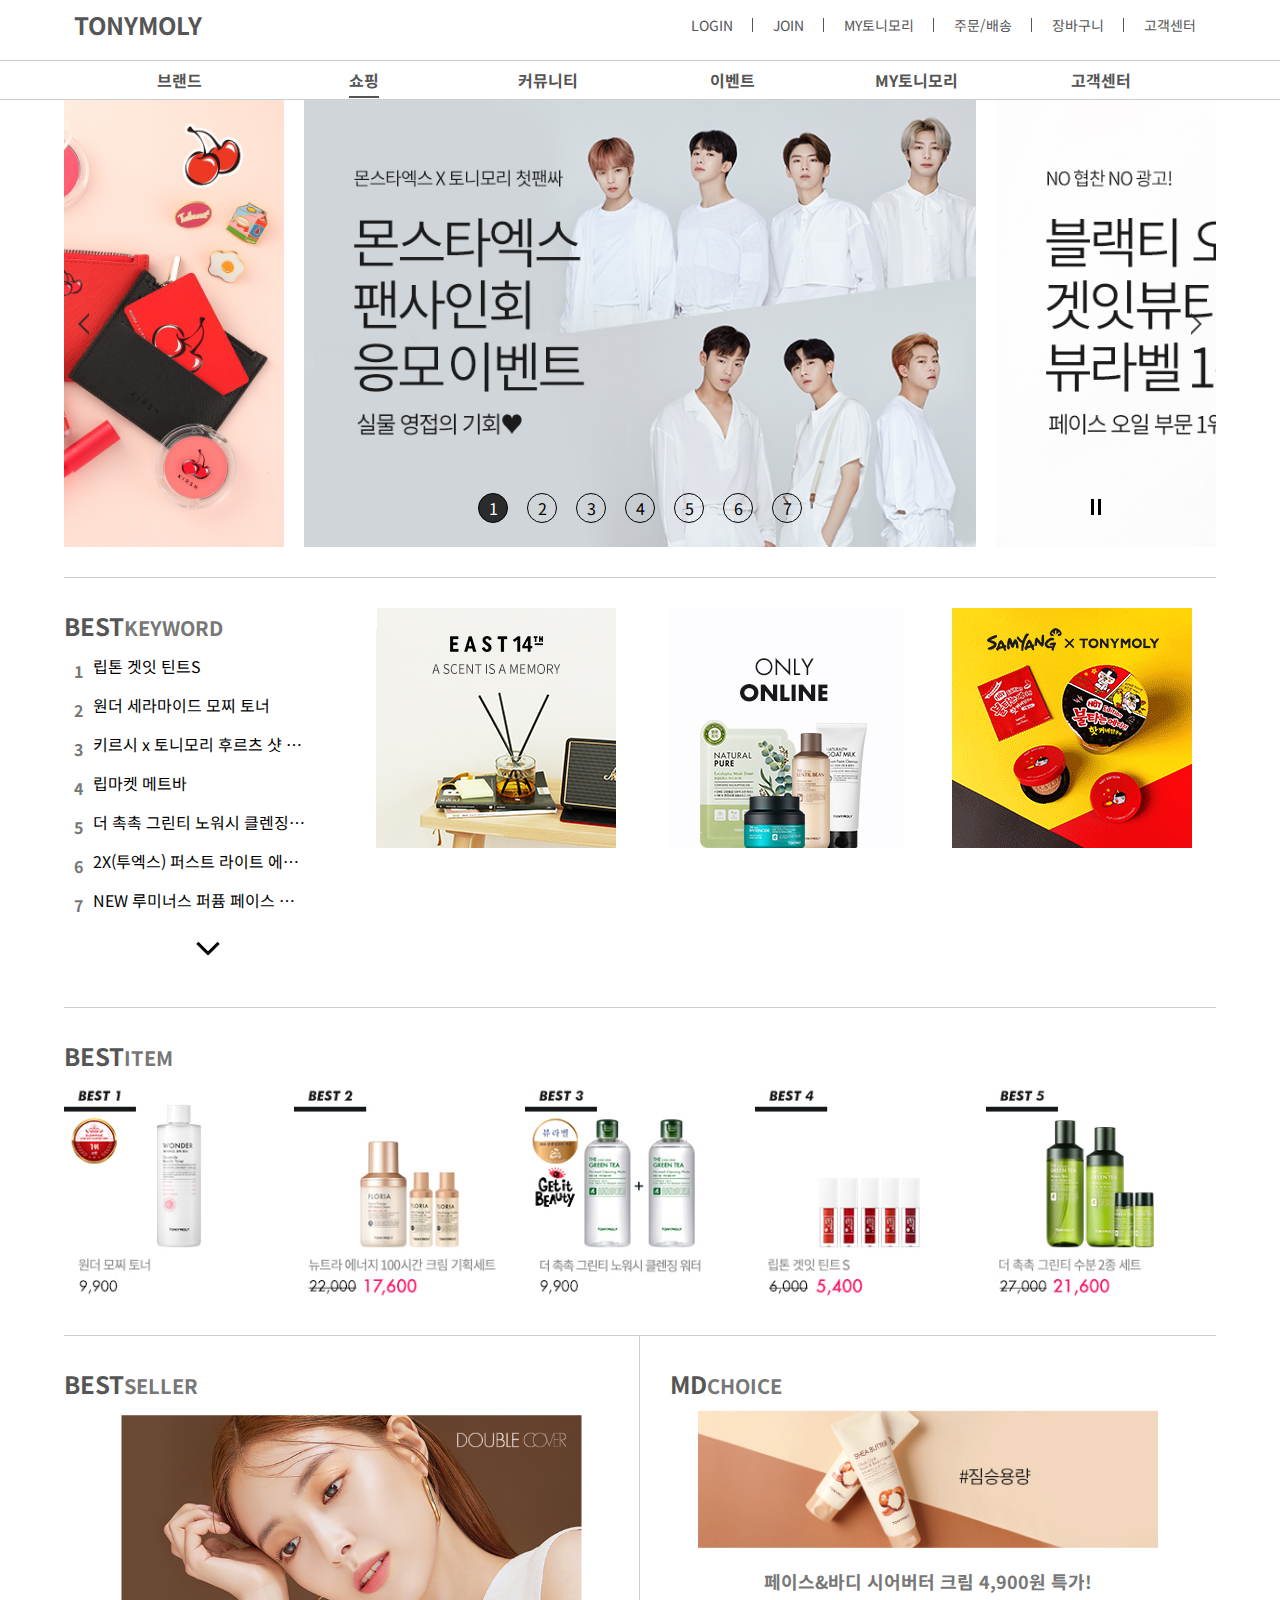
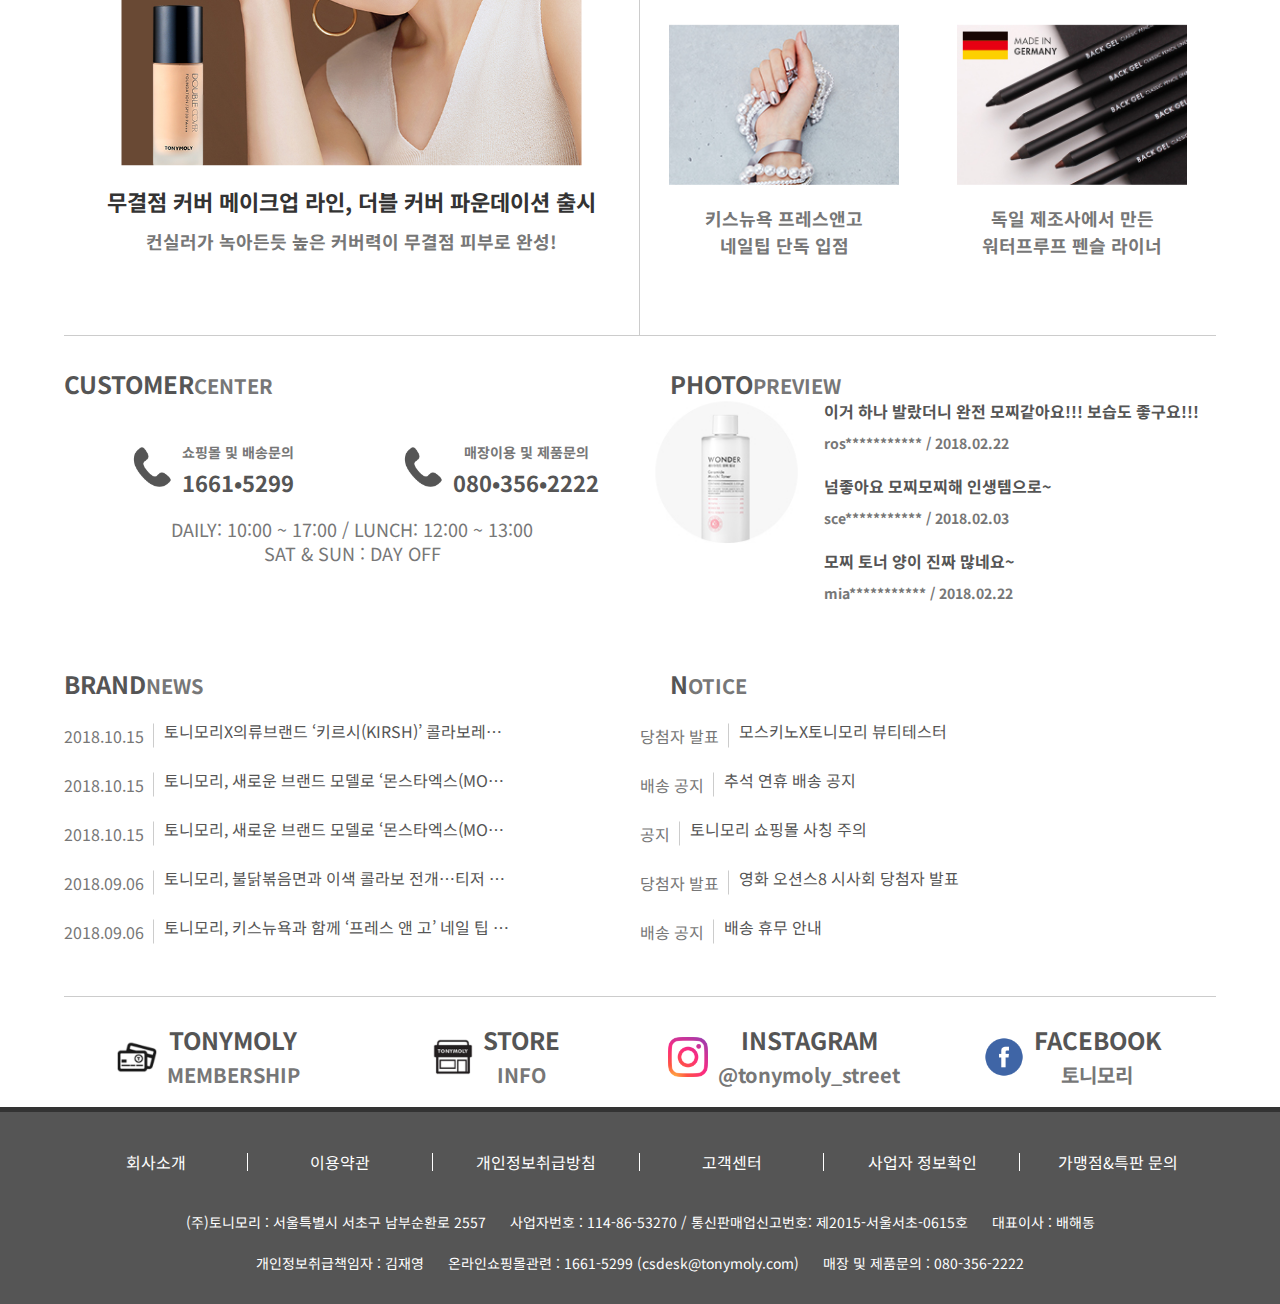
<file: index.html>
<!DOCTYPE html>
<html lang="ko">

<head>
    <meta charset="UTF-8">
    <meta name="description" content="Lee jin su portfolio site">
    <meta name="keywords" content="web publisher portfolio, 웹 퍼블리셔 포트폴리오, 반응형웹, 접근성, 홈페이지">
    <meta name="author" content="Lee Jin Su">
    <meta name="viewport" content="width=device-width,initial-scale=1.0">
    <meta http-equiv="X-UA-Compatible" content="ie=edge">
    <meta name="format-detection" content="telephone=no" />
    <title>토니모리 쇼핑몰입니다.</title>
    <link rel="stylesheet" href="css/style.css">
    <script src="https://cdnjs.cloudflare.com/ajax/libs/jquery/3.3.1/jquery.min.js"></script>
    <script src="js/common.js"></script>
    <!--IE10 이하 브라우저-->
    <!--[if IE]>
      <script src="https://cdnjs.cloudflare.com/ajax/libs/respond.js/1.4.2/respond.min.js"></script>
    <![endif]-->
</head>

<body>
    <div id="_skip_menu">
        <a href="#_container">본문 바로가기</a>
        <a href="#_gnb">메뉴 바로가기</a>
    </div>
    <div id="_wrap">
        <header id="_header">
            <div class="_header_top_wrap">
                <div class="_header_top _clearfix">
                    <div class="_logo_wrap">
                        <h1 class="_logo"><a href="index.html">TONYMOLY</a></h1>
                    </div>
                    <div class="_member_info_wrap">
                        <ul class="_member_info_lsts _clearfix">
                            <li class="_lst _lst1"><a href="#">LOGIN</a></li>
                            <li class="_lst _lst2"><a href="#">JOIN</a></li>
                            <li class="_lst _lst3"><a href="#">MY토니모리</a></li>
                            <li class="_lst _lst4"><a href="#">주문/배송</a></li>
                            <li class="_lst _lst5"><a href="#">장바구니</a></li>
                            <li class="_lst _lst6"><a href="#">고객센터</a></li>
                        </ul>
                    </div>
                </div>
            </div>
            <div class="_header_down_wrap">
                <div class="_header_down _shopping">
                    <div id="_gnb" class="_local_menu _shopping">
                        <ul class="_local_menu_lsts _clearfix">
                            <li class="_lst _lst1">
                                <a href="brand/brand.html">브랜드</a>
                                <ul class="_sub_lst">
                                    <li><a href="#">ABOUT BRAND</a></li>
                                    <li><a href="#">GLOBAL</a></li>
                                    <li><a href="#">AD</a></li>
                                    <li><a href="#">PR</a></li>
                                    <li><a href="#">매장안내</a></li>
                                    <li><a href="#">채용안내</a></li>
                                    <li><a href="#">찾아오시는길</a></li>
                                </ul>
                            </li>
                            <li class="_lst _lst2 _active">
                                <a href="index.html">쇼핑</a>
                                <ul class="_sub_lst">
                                    <li><a href="#">BEST SELLER</a></li>
                                    <li><a href="#">NEW ARRIVAL</a></li>
                                    <li><a href="#">MD CHOICE</a></li>
                                    <li><a href="#">스킨케어</a></li>
                                    <li><a href="#">클렌징/마사지/팩</a></li>
                                    <li><a href="#">메이크업</a></li>
                                    <li><a href="#">바디/헤어</a></li>
                                    <li><a href="#">남성케어</a></li>
                                    <li><a href="#">화장소품</a></li>
                                </ul>
                            </li>
                            <li class="_lst _lst3">
                                <a href="community/community.html">커뮤니티</a>
                                <ul class="_sub_lst">
                                    <li><a href="#">상품리뷰</a></li>
                                    <li><a href="#">온라인품평단</a></li>
                                    <li><a href="#">예뻐지는 TIP</a></li>
                                    <li><a href="#">아이디어 노트</a></li>
                                </ul>
                            </li>
                            <li class="_lst _lst4">
                                <a href="event/evnet.html">이벤트</a>
                                <ul class="_sub_lst">
                                    <li><a href="#">진행중인 이벤트</a></li>
                                    <li><a href="#">지난 이벤트</a></li>
                                    <li><a href="#">출석체크 이벤트</a></li>
                                    <li><a href="#">게임 이벤트</a></li>
                                </ul>
                            </li>
                            <li class="_lst _lst5">
                                <a href="mytonymoly/mytonymoly.html">MY토니모리</a>
                                <ul class="_sub_lst">
                                    <li><a href="#">회원정보 관리</a></li>
                                    <li><a href="#">주문관리</a></li>
                                    <li><a href="#">MY REVIEW</a></li>
                                    <li><a href="#">MY Q&A</a></li>
                                    <li><a href="#">1:1문의 내역</a></li>
                                </ul>
                            </li>
                            <li class="_lst _lst6">
                                <a href="service/service.html">고객센터</a>
                                <ul class="_sub_lst">
                                    <li><a href="#">공지사항</a></li>
                                    <li><a href="#">FAQ</a></li>
                                    <li><a href="#">1:1문의게시판</a></li>
                                    <li><a href="#">멤버쉽</a></li>
                                </ul>
                            </li>
                        </ul>
                    </div>
                </div>
            </div>
            <div class="_moblie_menu_btn_wrap">
                <button type="button" class="_m_btn" title="모바일 메뉴 활성화/비활성화 버튼">
                    <span class="_top"></span>
                    <span class="_mid"></span>
                    <span class="_bot"></span>
                </button>
            </div>
            <div id="_moblie_menu_wrap">
                <div class="_moblie_gnb" class="_moblie_menu">
                    <ul class="_moblie_menu_lsts">
                        <li class="_lst _lst1">
                            <a href="brand/brand.html">브랜드<span>(Brand)</span></a>
                            <ul class="_sub_lst _clearfix">
                                <li><a href="#">ABOUT BRAND</a></li>
                                <li><a href="#">GLOBAL</a></li>
                                <li><a href="#">AD</a></li>
                                <li><a href="#">PR</a></li>
                                <li><a href="#">매장안내</a></li>
                                <li><a href="#">채용안내</a></li>
                                <li><a href="#">찾아오시는길</a></li>
                            </ul>
                        </li>
                        <li class="_lst _lst2">
                            <a href="index.html">쇼핑<span>(Shopping)</span></a>
                            <ul class="_sub_lst _clearfix">
                                <li><a href="#">BEST SELLER</a></li>
                                <li><a href="#">NEW ARRIVAL</a></li>
                                <li><a href="#">MD CHOICE</a></li>
                                <li><a href="#">스킨케어</a></li>
                                <li><a href="#">클렌징/마사지/팩</a></li>
                                <li><a href="#">메이크업</a></li>
                                <li><a href="#">바디/헤어</a></li>
                                <li><a href="#">남성케어</a></li>
                                <li><a href="#">화장소품</a></li>
                            </ul>
                        </li>
                        <li class="_lst _lst3">
                            <a href="community/community.html">커뮤니티<span>(Community)</span></a>
                            <ul class="_sub_lst _clearfix">
                                <li><a href="#">상품리뷰</a></li>
                                <li><a href="#">온라인품평단</a></li>
                                <li><a href="#">예뻐지는 TIP</a></li>
                                <li><a href="#">아이디어 노트</a></li>
                            </ul>
                        </li>
                        <li class="_lst _lst4">
                            <a href="event/event.html">이벤트<span>(Event)</span></a>
                            <ul class="_sub_lst _clearfix">
                                <li><a href="#">진행중인 이벤트</a></li>
                                <li><a href="#">지난 이벤트</a></li>
                                <li><a href="#">출석체크 이벤트</a></li>
                                <li><a href="#">게임 이벤트</a></li>
                            </ul>
                        </li>
                        <li class="_lst _lst5">
                            <a href="mytonymoly/mytonymoly.html">MY토니모리<span>(My Tonymoly)</span></a>
                            <ul class="_sub_lst _clearfix">
                                <li><a href="#">회원정보 관리</a></li>
                                <li><a href="#">주문관리</a></li>
                                <li><a href="#">MY REVIEW</a></li>
                                <li><a href="#">MY Q&A</a></li>
                                <li><a href="#">1:1문의 내역</a></li>
                            </ul>
                        </li>
                        <li class="_lst _lst6">
                            <a href="service/service.html">고객센터<span>(Service Center)</span></a>
                            <ul class="_sub_lst _clearfix">
                                <li><a href="#">공지사항</a></li>
                                <li><a href="#">FAQ</a></li>
                                <li><a href="#">1:1문의게시판</a></li>
                                <li><a href="#">멤버쉽</a></li>
                            </ul>
                        </li>
                    </ul>
                </div>
            </div>
        </header>
        <section id="_container" class="_main">
            <h2 class="_hide">Shopping</h2>
            <article class="_slider_container">
                <h3 class="_hide">Event</h3>
                <div class="_slider_wrap">
                    <ul class="_slider _clearfix">
                        <li><a href="#"><img src="img/shopping/slide_img7.jpg" class="_rel" alt="토니모리와 키르시가 만나다"></a></li>
                        <li><a href="#"><img src="img/shopping/slide_img1.jpg" class="_rel" alt="몬스터엑스 팬사인회 응모 이벤트 이미지"></a></li>
                        <li><a href="#"><img src="img/shopping/slide_img2.jpg" class="_rel" alt="블랙티 오일 겟잇뷰티 뷰라벨 1위 이미지"></a></li>
                        <li><a href="#"><img src="img/shopping/slide_img3.jpg" class="_rel" alt="쿠션 구매시 리필+모스키노 거울 증정 이미지"></a></li>
                        <li><a href="#"><img src="img/shopping/slide_img4.jpg" class="_rel" alt="프리미엄 혜택 4가지 핫템 UP TO 50%"></a></li>
                        <li><a href="#"><img src="img/shopping/slide_img5.jpg" class="_rel" alt="보습의 게절 이달의 스킨케어 혜택 이미지"></a></li>
                        <li><a href="#"><img src="img/shopping/slide_img6.jpg" class="_rel" alt="토니모리와 키르시가 만나다"></a></li>
                        <li><a href="#"><img src="img/shopping/slide_img7.jpg" class="_rel" alt="토니모리와 키르시가 만나다"></a></li>
                        <li><a href="#"><img src="img/shopping/slide_img1.jpg" class="_rel" alt="몬스터엑스 팬사인회 응모 이벤트 이미지"></a></li>
                    </ul>
                    <div class="_pager_wrap">
                        <ul>
                            <li class="_pager_btn _pager_btn1 _on">1<span class="_hide">몬스터엑스 팬사인회 응모 이벤트 이미지</span></li>
                            <li class="_pager_btn _pager_btn2">2<span class="_hide">블랙티 오일 겟잇뷰티 뷰라벨 1위 이미지</span></li>
                            <li class="_pager_btn _pager_btn3">3<span class="_hide">쿠션 구매시 리필+모스키노 거울 증정 이미지</span></li>
                            <li class="_pager_btn _pager_btn3">4<span class="_hide">프리미엄 혜택 4가지 핫템 UP TO 50%</span></li>
                            <li class="_pager_btn _pager_btn4">5<span class="_hide">놓치면 후회하는 11월의 확실한 행복 이미지</span></li>
                            <li class="_pager_btn _pager_btn5">6<span class="_hide">보습의 게절 이달의 스킨케어 혜택 이미지</span></li>
                            <li class="_pager_btn _pager_btn6">7<span class="_hide">토니모리와 키르시가 만나다</span></li>
                        </ul>
                    </div>
                </div>
                <div class="_btn_wrap">
                    <a href="#" class="_btn _prev_btn">
                        <span class="_hide">이전 슬라이드</span>
                    </a>
                    <a href="#" class="_btn _next_btn">
                        <span class="_hide">다음 슬라이드</span>
                    </a>
                </div>
                <div class="_play_stop_wrap">
                    <a href="#" class="_btn _start"><span class="_hide">재생</span></a>
                    <a href="#" class="_btn _stop _on"><span class="_hide">일시정지</span></a>
                </div>
            </article>
            <article class="_content_container">
                <h3 class="_sub_tit _hide">Micro Banner</h3>
                <div class="_content_wrap _content_01 _clearfix">
                    <div class="_content_box _content_box_01">
                        <h4 class="_sub_tit"><em>BEST</em>KEYWORD</h4>
                        <div class="_keyword_lsts_wrap">
                            <ul class="_keyword_lsts">
                                <li><em class="_num">1</em><span class="_txt">립톤 겟잇 틴트S</span></li>
                                <li><em class="_num">2</em><span class="_txt">원더 세라마이드 모찌 토너</span></li>
                                <li><em class="_num">3</em><span class="_txt">키르시 x 토니모리 후르츠 샷 틴트</span></li>
                                <li><em class="_num">4</em><span class="_txt">립마켓 메트바</span></li>
                                <li><em class="_num">5</em><span class="_txt">더 촉촉 그린티 노워시 클렌징 워터</span></li>
                                <li><em class="_num">6</em><span class="_txt">2X(투엑스) 퍼스트 라이트 에센스</span></li>
                                <li><em class="_num">7</em><span class="_txt">NEW 루미너스 퍼퓸 페이스 파우더</span></li>
                                <li><em class="_num">8</em><span class="_txt">NEW 플로리아 뉴트라 에너지 100시간크림 50ml</span></li>
                                <li><em class="_num">9</em><span class="_txt">더블커버 파운데이션 SPF30 PA+++</span></li>
                                <li><em class="_num">10</em><span class="_txt">퍼펙트 립스 쇼킹립</span></li>
                                <li><em class="_num">11</em><span class="_txt">키르시 x 토니모리 후르츠 샷 싱글 블러셔</span></li>
                                <li><em class="_num">12</em><span class="_txt">백젤 아이라이너</span></li>
                                <li><em class="_num">13</em><span class="_txt">립톤 겟잇 틴트</span></li>
                            </ul>
                            <div class="_more_btn_wrap">
                                <button class="_more_btn"><span class="_hide">더보기</span></button>
                            </div>
                        </div>
                    </div>
                    <div class="_content_box _content_box_02">
                        <div class="_img_box">
                            <img src="img/shopping/content01_02.jpg" class="_rel" alt="EAST 14th A SCENT IS A MEMORY">
                        </div>
                    </div>
                    <div class="_content_box _content_box_03">
                        <div class="_img_box">
                            <img src="img/shopping/content01_03.jpg" class="_rel" alt="ONLY ONLINE">
                        </div>
                    </div>
                    <div class="_content_box _content_box_04">
                        <div class="_img_box">
                            <img src="img/shopping/content01_04.gif" class="_rel" alt="SAMYANG x TONYMOLY">
                        </div>
                    </div>
                </div>
            </article>
            <article class="_content_container">
                <div class="_content_wrap _content_02 _clearfix">
                    <div class="_content_box _content_box_01">
                        <h3 class="_sub_tit"><em>BEST</em>ITEM</h3>
                        <div class="_bestItem_lsts_wrap">
                            <ul class="_bestItem_lsts">
                                <li>
                                    <img src="img/shopping/best_item_01.jpg" class="_rel" alt="원더 모찌 토너">
                                    <div class="_info_box _hide">
                                        <p class="_name">원더 모찌 토너</p>
                                        <p class="_price">9,900</p>
                                    </div>
                                </li>
                                <li>
                                    <img src="img/shopping/best_item_02.jpg" class="_rel" alt="뉴트라 에너지 100시간 크림 기획세트">
                                    <div class="_info_box _hide">
                                        <p class="_name">뉴트라 에너지 100시간 크림 기획세트</p>
                                        <p class="_price">17,600</p>
                                    </div>
                                </li>
                                <li>
                                    <img src="img/shopping/best_item_03.jpg" class="_rel" alt="더 촉촉 그린 노워시 클렌징 워터">
                                    <div class="_info_box _hide">
                                        <p class="_name">더 촉촉 그린 노워시 클렌징 워터</p>
                                        <p class="_price">9,900</p>
                                    </div>
                                </li>
                                <li>
                                    <img src="img/shopping/best_item_04.jpg" class="_rel" alt="립톤 겟잇 틴트 S">
                                    <div class="_info_box _hide">
                                        <p class="_name">립톤 겟잇 틴트 S</p>
                                        <p class="_price">5,400</p>
                                    </div>
                                </li>
                                <li>
                                    <img src="img/shopping/best_item_05.jpg" class="_rel" alt="더 촉촉 그린티 수분2종 세트">
                                    <div class="_info_box _hide">
                                        <p class="_name">더 촉촉 그린티 수분2종 세트</p>
                                        <p class="_price">21,600</p>
                                    </div>
                                </li>
                            </ul>
                        </div>
                    </div>
                </div>
            </article>
            <article class="_content_container">
                <div class="_content_wrap _content_03 _clearfix">
                    <div class="_content_box _content_box_01">
                        <h3 class="_sub_tit"><em>BEST</em>SELLER</h3>
                        <div class="_content">
                            <div class="_bestSeller_box">
                                <div class="_img_box">
                                    <img src="img/shopping/content_03_01.png" class="_rel" alt="무결점 커버 메이크업 라인, 더블 커버 파운데이션 출시 모델 이미지">
                                </div>
                                <div class="_text_box">
                                    <strong class="_foc_txt">무결점 커버 메이크업 라인, 더블 커버 파운데이션 출시</strong>
                                    <p class="_txt">컨실러가 녹아든듯 높은 커버력이 무결점 피부로 완성!</p>
                                </div>
                            </div>
                        </div>
                    </div>
                    <div class="_content_box _content_box_02">
                        <h3 class="_sub_tit"><em>MD</em>CHOICE</h3>
                        <div class="_content _clearfix">
                            <div class="_md_choice_box _md_choice_box01">
                                <div class="_img_box">
                                    <img src="img/shopping/content_03_02.png" class="_rel" alt="페이스&바디 시어버터 크림 이미지">
                                </div>
                                <div class="_text_box">
                                    <strong class="_txt">페이스&바디 시어버터 크림 4,900원 특가!</strong>
                                </div>
                            </div>
                            <div class="_md_choice_box _md_choice_box02">
                                <div class="_img_box">
                                    <img src="img/shopping/content_03_03.png" class="_rel" alt="키스뉴욕 프레스앤고 네일팁 이미지">
                                </div>
                                <div class="_text_box">
                                    <strong class="_txt">키스뉴욕 프레스앤고<br>네일팁 단독 입점</strong>
                                </div>
                            </div>
                            <div class="_md_choice_box _md_choice_box03">
                                <div class="_img_box">
                                    <img src="img/shopping/content_03_04.png" class="_rel" alt="독일 제조사에서 만든 워터프루프 펜슬 라이너 이미지">
                                </div>
                                <div class="_text_box">
                                    <strong class="_txt">독일 제조사에서 만든<br>워터프루프 펜슬 라이너</strong>
                                </div>
                            </div>
                        </div>
                    </div>
                </div>
            </article>
            <article class="_content_container">
                <div class="_content_wrap _content_04 _clearfix">
                    <div class="_content_box _content_box_01">
                        <h3 class="_sub_tit"><em>CUSTOMER</em>CENTER</h3>
                        <div class="_content">
                            <div class="_contact_wrap _clearfix">
                                <div class="_contact_box">
                                    <div class="_contact">
                                        <p class="_contact_txt">쇼핑몰 및 배송문의</p>
                                        <p class="_contact_num">1661&#8226;5299</p>
                                    </div>
                                </div>
                                <div class="_contact_box">
                                    <div class="_contact">
                                        <p class="_contact_txt">매장이용 및 제품문의</p>
                                        <p class="_contact_num">080&#8226;356&#8226;2222</p>
                                    </div>
                                </div>
                            </div>
                            <div class="_opening_hours_box">
                                <p class="_time">DAILY: 10:00 ~ 17:00 / LUNCH: 12:00 ~ 13:00</p>
                                <p class="_date">SAT & SUN : DAY OFF</p>
                            </div>
                        </div>
                    </div>
                    <div class="_content_box _content_box_02">
                        <h3 class="_sub_tit"><em>PHOTO</em>PREVIEW</h3>
                        <div class="_content">
                            <div class="_review_wrap">
                                <div class="_review_box _clearfix">
                                    <div class="_img_box">
                                        <img src="img/shopping/review_img.jpg" class="_rel" alt="photo review 예시 이미지">
                                    </div>
                                    <div class="_review_lsts_wrap">
                                        <ul class="_review_lsts">
                                            <li><span class="_txt">이거 하나 발랐더니 완전 모찌같아요!!! 보습도 좋구요!!!</span><span class="_info_txt">ros*********** / 2018.02.22</span></li>
                                            <li><span class="_txt">넘좋아요 모찌모찌해 인생템으로~</span><span class="_info_txt">sce*********** / 2018.02.03</span></li>
                                            <li><span class="_txt">모찌 토너 양이 진짜 많네요~</span><span class="_info_txt">mia*********** / 2018.02.22</span></li>
                                        </ul>
                                    </div>
                                </div>
                            </div>
                        </div>
                    </div>
                    <div class="_content_box _content_box_03">
                        <h3 class="_sub_tit"><em>BRAND</em>NEWS</h3>
                        <div class="_content">
                            <div class="_news_lsts_wrap">
                                <ul class="_news_lsts">
                                    <li><a href="#"><span class="_front_txt">2018.10.15</span><span class="_info_txt">토니모리X의류브랜드 ‘키르시(KIRSH)’ 콜라보레이션 출시!</span></a></li>
                                    <li><a href="#"><span class="_front_txt">2018.10.15</span><span class="_info_txt">토니모리, 새로운 브랜드 모델로 ‘몬스타엑스(MONSTA X)’ 발탁</span></a></li>
                                    <li><a href="#"><span class="_front_txt">2018.10.15</span><span class="_info_txt">토니모리, 새로운 브랜드 모델로 ‘몬스타엑스(MONSTA X)’ 발탁</span></a></li>
                                    <li><a href="#"><span class="_front_txt">2018.09.06</span><span class="_info_txt">토니모리, 불닭볶음면과 이색 콜라보 전개…티저 영상 공개</span></a></li>
                                    <li><a href="#"><span class="_front_txt">2018.09.06</span><span class="_info_txt">토니모리, 키스뉴욕과 함께 ‘프레스 앤 고’ 네일 팁 출시</span></a></li>
                                </ul>
                            </div>
                        </div>
                    </div>
                    <div class="_content_box _content_box_04">
                        <h3 class="_sub_tit"><em>N</em>OTICE</h3>
                        <div class="_content">
                            <div class="_news_lsts_wrap">
                                <ul class="_news_lsts">
                                    <li><a href="#"><span class="_front_txt">당첨자 발표</span><span class="_info_txt">모스키노X토니모리 뷰티테스터</span></a></li>
                                    <li><a href="#"><span class="_front_txt">배송 공지</span><span class="_info_txt">추석 연휴 배송 공지</span></a></li>
                                    <li><a href="#"><span class="_front_txt">공지</span><span class="_info_txt">토니모리 쇼핑몰 사칭 주의</span></a></li>
                                    <li><a href="#"><span class="_front_txt">당첨자 발표</span><span class="_info_txt">영화 오션스8 시사회 당첨자 발표</span></a></li>
                                    <li><a href="#"><span class="_front_txt">배송 공지</span><span class="_info_txt">배송 휴무 안내</span></a></li>
                                </ul>
                            </div>
                        </div>
                    </div>
                </div>
            </article>
            <article class="_content_container">
                <div class="_content_wrap _content_05 _clearfix">
                    <div class="_content_box _content_box_01">
                        <a href="#">
                            <h3 class="_sub_tit"><em>TONYMOLY</em>MEMBERSHIP</h3>
                        </a>
                    </div>
                    <div class="_content_box _content_box_02">
                        <a href="#">
                            <h3 class="_sub_tit"><em>STORE</em>INFO</h3>
                        </a>
                    </div>
                    <div class="_content_box _content_box_03">
                        <a href="#">
                            <h3 class="_sub_tit"><em>INSTAGRAM</em>@tonymoly_street</h3>
                        </a>
                    </div>
                    <div class="_content_box _content_box_04">
                        <a href="#">
                            <h3 class="_sub_tit"><em>FACEBOOK</em>토니모리</h3>
                        </a>
                    </div>
                </div>
            </article>
        </section>
        <footer id="_footer">
            <div class="_footer_wrap">
                <div class="_footer_top_wrap">
                    <div class="_footer_top">
                        <ul class="_footer_lsts _clearfix">
                            <li><a href="#">회사소개</a></li>
                            <li><a href="#">이용약관</a></li>
                            <li><a href="#">개인정보취급방침</a></li>
                            <li><a href="#">고객센터</a></li>
                            <li><a href="#">사업자 정보확인</a></li>
                            <li><a href="#">가맹점&특판 문의</a></li>
                        </ul>
                    </div>
                </div>
                <div class="_footer_bot_wrap">
                    <div class="_footer_bot">
                        <address>
                            <span>(주)토니모리 : 서울특별시 서초구 남부순환로 2557</span>
                            <span>사업자번호 : 114-86-53270 / 통신판매업신고번호: 제2015-서울서초-0615호</span>
                            <span>대표이사 : 배해동</span>
                        </address>
                        <address>
                            <span>개인정보취급책임자 : 김재영</span>
                            <span>온라인쇼핑몰관련 : 1661-5299 (csdesk@tonymoly.com)</span>
                            <span>매장 및 제품문의 : 080-356-2222</span>
                        </address>
                    </div>
                </div>
            </div>
        </footer>
    </div>
    <script>
        jQuery(function($) {
            //    slide event start
            var $sliderContainer = $('._slider_container');
            var $sliderWrap = $('._slider_wrap');
            var sliderWrapW = $sliderWrap.outerWidth(true)
            var $slider = $('._slider');
            var $sliderImg = $slider.find('li');
            var sliderImgW = $sliderImg.outerWidth();
            var sliderWrapML = (sliderWrapW - sliderImgW) / 2
            var $cotrolWrap = $('._btn_wrap')
            var $controlBtn = $cotrolWrap.find('._btn');
            var $pagerWrap = $('._pager_wrap');
            var $pagerBtn = $pagerWrap.find('._pager_btn');
            var $startStopWrap = $('._play_stop_wrap');
            var $startStopBtn = $startStopWrap.find('._btn');
            $slider.css('left', -(sliderImgW - sliderWrapML));
            $sliderWrap.css({
                width: $sliderImg.outerWidth(),
                height: $sliderImg.outerHeight()
            });
            $(window).on('resize load', function() {
                //    web responsive slider
                sliderWrapW = $sliderWrap.outerWidth(true)
                sliderImgW = $sliderImg.outerWidth();
                sliderWrapML = (sliderWrapW - sliderImgW) / 2
                $sliderWrap.css({
                    width: $sliderImg.outerWidth(),
                    height: $sliderImg.outerHeight()
                });
                $slider.css('left', -(sliderImgW - sliderWrapML));
            });
            var prevAni = function(index) {
                index = $('._pager_btn._on').index();
                $slider.stop().animate({
                    left: -(sliderImgW - sliderWrapML) + (-sliderImgW * (index - 1))
                }, function() {
                    if (index == 0) {
                        $slider.css('left', -(sliderImgW - sliderWrapML) + (-sliderImgW * 6));
                        $pagerBtn.eq(6).addClass('_on').siblings().removeClass('_on');
                    }
                    $pagerBtn.eq(index - 1).addClass('_on').siblings().removeClass('_on');
                });
            }
            var nextAni = function(index) {
                index = $('._pager_btn._on').index();
                $slider.stop().animate({
                    left: -(sliderImgW - sliderWrapML) + (-sliderImgW * (index + 1))
                }, function() {
                    if (index == 6) {
                        $slider.css('left', -(sliderImgW - sliderWrapML));
                        $pagerBtn.eq(0).addClass('_on').siblings().removeClass('_on');
                    }
                    $pagerBtn.eq(index + 1).addClass('_on').siblings().removeClass('_on');
                });
            }
            $controlBtn.on('click', function(e) {
                var imgIndex = $('._pager_btn._on').index();
                e.preventDefault();
                if ($(this).hasClass('_next_btn')) {
                    return nextAni(imgIndex);
                } else if ($(this).hasClass('_prev_btn')) {
                    return prevAni(imgIndex);
                }
            });
            $pagerBtn.on('click', function() {
                var pagerIndex = $(this).index();
                $slider.stop().animate({
                    left: -(sliderImgW - sliderWrapML) + (-sliderImgW * pagerIndex)
                });
                $(this).addClass('_on').siblings().removeClass('_on');
            });
            $sliderWrap.bind('touchstart', function(e){
                var imgIndex = $('._pager_btn._on').index();
                var startPoint = e.originalEvent.touches[0].clientX;
                $sliderWrap.bind('touchmove', function(e){
                    var range = e.originalEvent.touches[0].clientX;
                    if(startPoint>=range){
                        nextAni(imgIndex);
                    } else{
                        prevAni(imgIndex);
                    }
                });
            });
            var sliderAuto = setInterval(nextAni, 5000);
            $startStopBtn.on('click', function(e) {
                e.preventDefault();
                if ($(this).hasClass('_start')) {
                    sliderAuto = setInterval(nextAni, 5000);
                    $(this).removeClass('_on').siblings().addClass('_on');
                } else if ($(this).hasClass('_stop')) {
                    clearInterval(sliderAuto);
                    $(this).removeClass('_on').siblings().addClass('_on');
                }
            });
            //    slide event end
            // best keyword event start
            var $moreBtn = $('._more_btn');
            var $keyWordLstsWrap = $('._keyword_lsts_wrap');
            $moreBtn.on('click', function() {
                $keyWordLstsWrap.toggleClass('_on');
            });
        })
    </script>
</body>

</html>
</file>
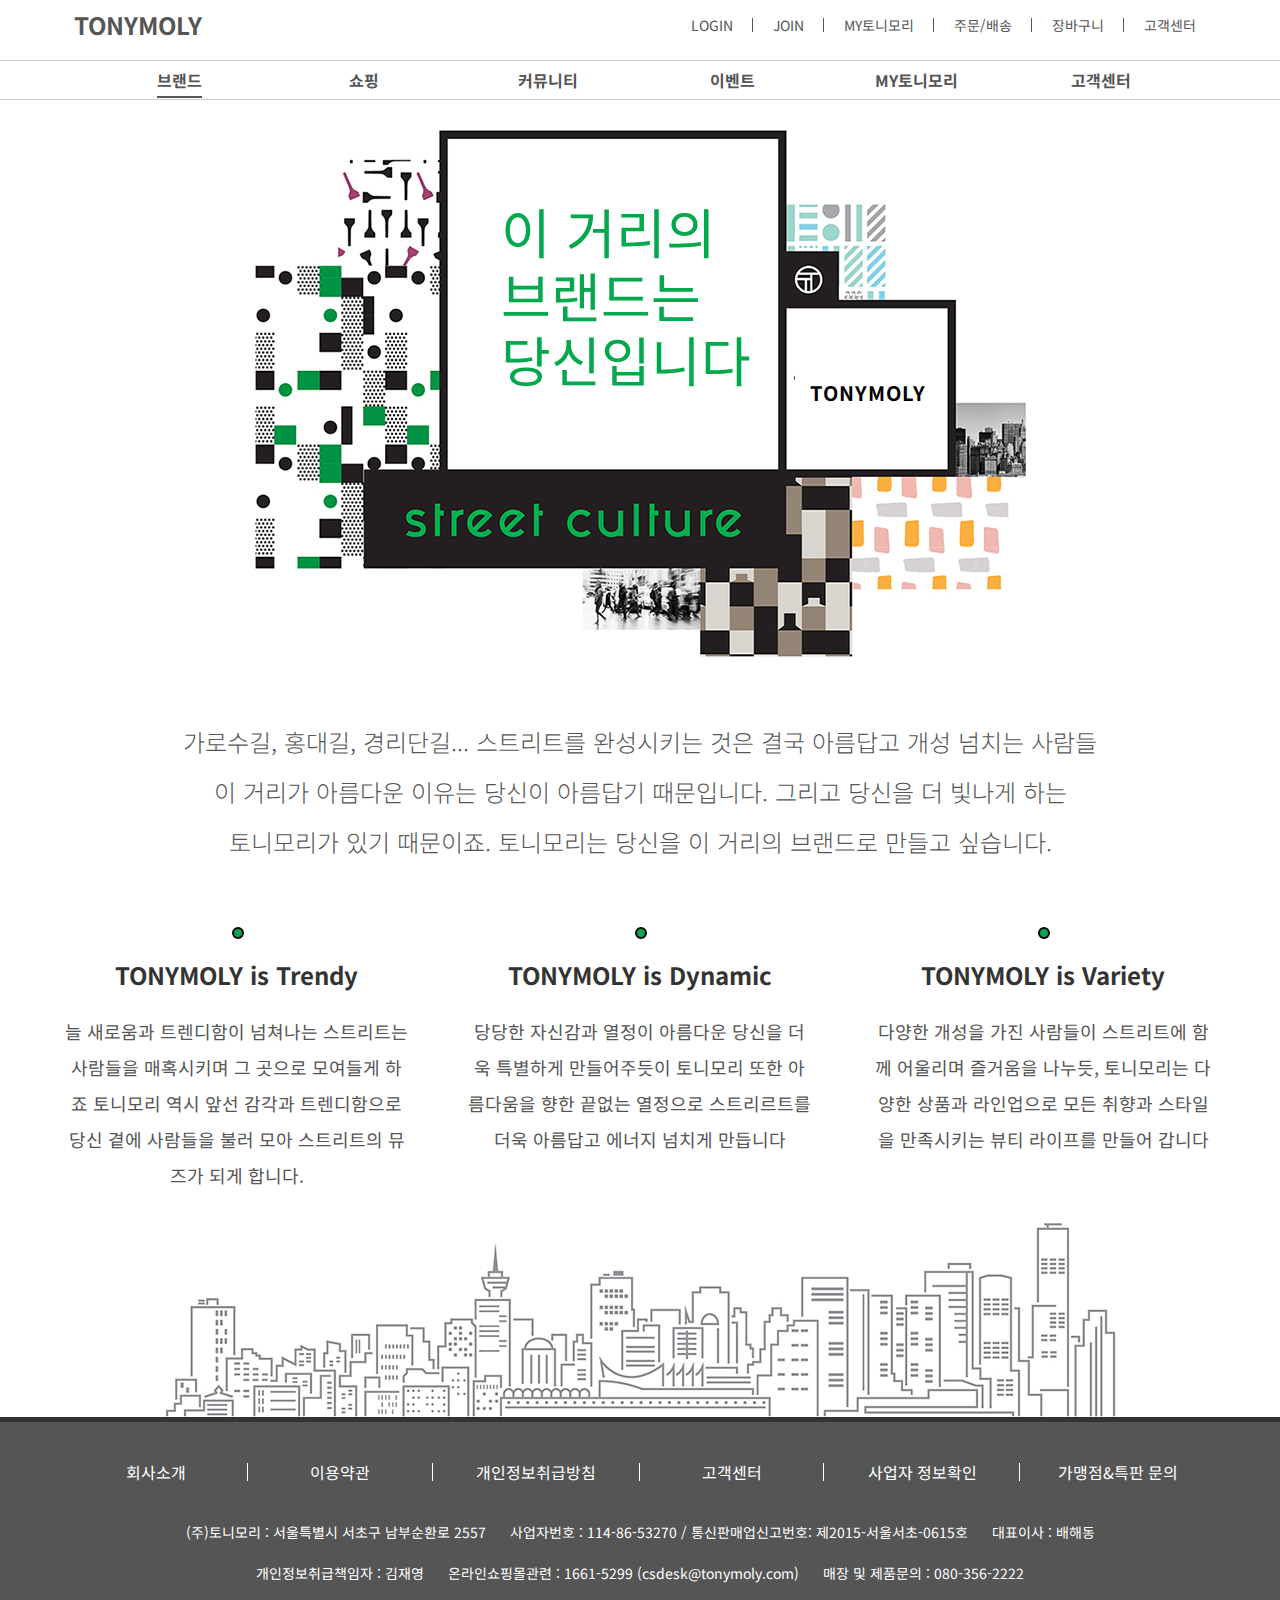
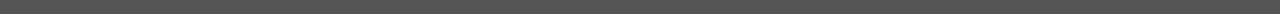
<file: brand/brand.html>
<!DOCTYPE html>
<html lang="ko">

<head>
    <meta charset="UTF-8">
    <meta name="description" content="Lee jin su portfolio site">
    <meta name="keywords" content="web publisher portfolio, 웹 퍼블리셔 포트폴리오, 반응형웹, 접근성, 홈페이지">
    <meta name="author" content="Lee Jin Su">
    <meta name="viewport" content="width=device-width,initial-scale=1.0">
    <meta http-equiv="X-UA-Compatible" content="ie=edge">
    <meta name="format-detection" content="telephone=no" />
    <title>토니모리 쇼핑몰입니다.</title>
    <link rel="stylesheet" href="../css/style.css">
    <script src="https://cdnjs.cloudflare.com/ajax/libs/jquery/3.3.1/jquery.min.js"></script>
    <script src="../js/common.js"></script>
    <!--IE10 이하 브라우저-->
    <!--[if IE]>
      <script src="https://cdnjs.cloudflare.com/ajax/libs/respond.js/1.4.2/respond.min.js"></script>
    <![endif]-->
</head>

<body>
    <div id="_skip_menu">
        <a href="#_container">본문 바로가기</a>
        <a href="#_gnb">메뉴 바로가기</a>
    </div>
    <div id="_wrap">
        <header id="_header">
            <div class="_header_top_wrap">
                <div class="_header_top _clearfix">
                    <div class="_logo_wrap">
                        <h1 class="_logo"><a href="../index.html">TONYMOLY</a></h1>
                    </div>
                    <div class="_member_info_wrap">
                        <ul class="_member_info_lsts _clearfix">
                            <li class="_lst _lst1"><a href="#">LOGIN</a></li>
                            <li class="_lst _lst2"><a href="#">JOIN</a></li>
                            <li class="_lst _lst3"><a href="#">MY토니모리</a></li>
                            <li class="_lst _lst4"><a href="#">주문/배송</a></li>
                            <li class="_lst _lst5"><a href="#">장바구니</a></li>
                            <li class="_lst _lst6"><a href="#">고객센터</a></li>
                        </ul>
                    </div>
                </div>
            </div>
            <div class="_header_down_wrap">
                <div class="_header_down _shopping">
                    <div id="_gnb" class="_local_menu _shopping">
                        <ul class="_local_menu_lsts _clearfix">
                            <li class="_lst _lst1 _active">
                                <a href="../brand/brand.html">브랜드</a>
                                <ul class="_sub_lst">
                                    <li><a href="../brand/brand.html">ABOUT BRAND</a></li>
                                    <li><a href="#">GLOBAL</a></li>
                                    <li><a href="#">AD</a></li>
                                    <li><a href="#">PR</a></li>
                                    <li><a href="#">매장안내</a></li>
                                    <li><a href="#">채용안내</a></li>
                                    <li><a href="#">찾아오시는길</a></li>
                                </ul>
                            </li>
                            <li class="_lst _lst2">
                                <a href="../index.html">쇼핑</a>
                                <ul class="_sub_lst">
                                    <li><a href="#">BEST SELLER</a></li>
                                    <li><a href="#">NEW ARRIVAL</a></li>
                                    <li><a href="#">MD CHOICE</a></li>
                                    <li><a href="#">스킨케어</a></li>
                                    <li><a href="#">클렌징/마사지/팩</a></li>
                                    <li><a href="#">메이크업</a></li>
                                    <li><a href="#">바디/헤어</a></li>
                                    <li><a href="#">남성케어</a></li>
                                    <li><a href="#">화장소품</a></li>
                                </ul>
                            </li>
                            <li class="_lst _lst3">
                                <a href="../community/community.html">커뮤니티</a>
                                <ul class="_sub_lst">
                                    <li><a href="#">상품리뷰</a></li>
                                    <li><a href="#">온라인품평단</a></li>
                                    <li><a href="#">예뻐지는 TIP</a></li>
                                    <li><a href="#">아이디어 노트</a></li>
                                </ul>
                            </li>
                            <li class="_lst _lst4">
                                <a href="../evnet/event.html">이벤트</a>
                                <ul class="_sub_lst">
                                    <li><a href="#">진행중인 이벤트</a></li>
                                    <li><a href="#">지난 이벤트</a></li>
                                    <li><a href="#">출석체크 이벤트</a></li>
                                    <li><a href="#">게임 이벤트</a></li>
                                </ul>
                            </li>
                            <li class="_lst _lst5">
                                <a href="../mytonymoly/mytonymoly.html">MY토니모리</a>
                                <ul class="_sub_lst">
                                    <li><a href="#">회원정보 관리</a></li>
                                    <li><a href="#">주문관리</a></li>
                                    <li><a href="#">MY REVIEW</a></li>
                                    <li><a href="#">MY Q&A</a></li>
                                    <li><a href="#">1:1문의 내역</a></li>
                                </ul>
                            </li>
                            <li class="_lst _lst6">
                                <a href="../service/service.html">고객센터</a>
                                <ul class="_sub_lst">
                                    <li><a href="#">공지사항</a></li>
                                    <li><a href="#">FAQ</a></li>
                                    <li><a href="#">1:1문의게시판</a></li>
                                    <li><a href="#">멤버쉽</a></li>
                                </ul>
                            </li>
                        </ul>
                    </div>
                </div>
            </div>
            <div class="_moblie_menu_btn_wrap">
                <button type="button" class="_m_btn" title="모바일 메뉴 활성화/비활성화 버튼">
                    <span class="_top"></span>
                    <span class="_mid"></span>
                    <span class="_bot"></span>
                </button>
            </div>
            <div id="_moblie_menu_wrap">
                <div class="_moblie_gnb" class="_moblie_menu">
                    <ul class="_moblie_menu_lsts">
                        <li class="_lst _lst1">
                            <a href="../brand/brand.html">브랜드<span>(Brand)</span></a>
                            <ul class="_sub_lst _clearfix">
                                <li><a href="#">ABOUT BRAND</a></li>
                                <li><a href="#">GLOBAL</a></li>
                                <li><a href="#">AD</a></li>
                                <li><a href="#">PR</a></li>
                                <li><a href="#">매장안내</a></li>
                                <li><a href="#">채용안내</a></li>
                                <li><a href="#">찾아오시는길</a></li>
                            </ul>
                        </li>
                        <li class="_lst _lst2">
                            <a href="../index.html">쇼핑<span>(Shopping)</span></a>
                            <ul class="_sub_lst _clearfix">
                                <li><a href="#">BEST SELLER</a></li>
                                <li><a href="#">NEW ARRIVAL</a></li>
                                <li><a href="#">MD CHOICE</a></li>
                                <li><a href="#">스킨케어</a></li>
                                <li><a href="#">클렌징/마사지/팩</a></li>
                                <li><a href="#">메이크업</a></li>
                                <li><a href="#">바디/헤어</a></li>
                                <li><a href="#">남성케어</a></li>
                                <li><a href="#">화장소품</a></li>
                            </ul>
                        </li>
                        <li class="_lst _lst3">
                            <a href="../community/community.html">커뮤니티<span>(Community)</span></a>
                            <ul class="_sub_lst _clearfix">
                                <li><a href="#">상품리뷰</a></li>
                                <li><a href="#">온라인품평단</a></li>
                                <li><a href="#">예뻐지는 TIP</a></li>
                                <li><a href="#">아이디어 노트</a></li>
                            </ul>
                        </li>
                        <li class="_lst _lst4">
                            <a href="../event/event.html">이벤트<span>(Event)</span></a>
                            <ul class="_sub_lst _clearfix">
                                <li><a href="#">진행중인 이벤트</a></li>
                                <li><a href="#">지난 이벤트</a></li>
                                <li><a href="#">출석체크 이벤트</a></li>
                                <li><a href="#">게임 이벤트</a></li>
                            </ul>
                        </li>
                        <li class="_lst _lst5">
                            <a href="../mytonymoly/mytonymoly.html">MY토니모리<span>(My Tonymoly)</span></a>
                            <ul class="_sub_lst _clearfix">
                                <li><a href="#">회원정보 관리</a></li>
                                <li><a href="#">주문관리</a></li>
                                <li><a href="#">MY REVIEW</a></li>
                                <li><a href="#">MY Q&A</a></li>
                                <li><a href="#">1:1문의 내역</a></li>
                            </ul>
                        </li>
                        <li class="_lst _lst6">
                            <a href="../service/service.html">고객센터<span>(Service Center)</span></a>
                            <ul class="_sub_lst _clearfix">
                                <li><a href="#">공지사항</a></li>
                                <li><a href="#">FAQ</a></li>
                                <li><a href="#">1:1문의게시판</a></li>
                                <li><a href="#">멤버쉽</a></li>
                            </ul>
                        </li>
                    </ul>
                </div>
            </div>
        </header>
        <section id="_container" class="_brand">
            <h2 class="_tit _hide">브랜드(Brand)</h2>
            <article class="_content_container">
                <div class="_content_wrap _content_01">
                    <div class="_content_box">
                        <div class="_img_box">
                            <h3 class="_sub_tit">TONYMOLY</h3>
                            <img src="../img/brand/brand_bg.png" alt="토니모리 브랜드 이미지" class="_rel">
                            <p class="_txt">이 거리의<br>브랜드는<br>당신입니다</p>
                        </div>
                    </div>
                </div>
            </article>
            <article class="_content_container">
                <h3 class="_hide">토니모리 목표</h3>
                <div class="_content_wrap _content_02">
                    <div class="_content_box">
                        <div class="_txt_box">
                            <p class="_txt">가로수길, 홍대길, 경리단길... 스트리트를 완성시키는 것은 결국 아름답고 개성 넘치는 사람들<br>이 거리가 아름다운 이유는 당신이 아름답기 때문입니다. 그리고 당신을 더 빛나게 하는<br>토니모리가 있기 때문이죠. 토니모리는 당신을 이 거리의 브랜드로 만들고 싶습니다.</p>
                        </div>
                    </div>
                </div>
            </article>
            <article class="_content_container">
                <h3 class="_hide">토니모리의 3가지</h3>
                <div class="_content_wrap _content_03">
                    <div class="_content_box _clearfix">
                        <div class="_txt_box _txt_box_01">
                            <h4 class="_sub_tit">TONYMOLY is Trendy</h4>
                            <p class="_txt">늘 새로움과 트렌디함이 넘쳐나는 스트리트는 사람들을 매혹시키며 그 곳으로 모여들게 하죠 토니모리 역시 앞선 감각과 트렌디함으로 당신 곁에 사람들을 불러 모아 스트리트의 뮤즈가 되게 합니다.</p>
                        </div>
                        <div class="_txt_box _txt_box_02">
                            <h4 class="_sub_tit">TONYMOLY is Dynamic</h4>
                            <p class="_txt">당당한 자신감과 열정이 아름다운 당신을 더욱 특별하게 만들어주듯이 토니모리 또한 아름다움을 향한 끝없는 열정으로 스트리르트를 더욱 아름답고 에너지 넘치게 만듭니다</p>
                        </div>
                        <div class="_txt_box _txt_box_03">
                            <h4 class="_sub_tit">TONYMOLY is Variety</h4>
                            <p class="_txt">다양한 개성을 가진 사람들이 스트리트에 함께 어울리며 즐거움을 나누듯, 토니모리는 다양한 상품과 라인업으로 모든 취향과 스타일을 만족시키는 뷰티 라이프를 만들어 갑니다</p>
                        </div>
                    </div>
                </div>
            </article>
            <article class="_content_container">
                <div class="_content_wrap _content_04">
                    <div class="_content_box">
                        <div class="_img_box">
                            <img src="../img/brand/brand_bg2.png" alt="브랜드 페이지 하단 배경" class="_rel">
                        </div>
                    </div>
                </div>
            </article>
        </section>
        <footer id="_footer">
            <div class="_footer_wrap">
                <div class="_footer_top_wrap">
                    <div class="_footer_top">
                        <ul class="_footer_lsts _clearfix">
                            <li><a href="#">회사소개</a></li>
                            <li><a href="#">이용약관</a></li>
                            <li><a href="#">개인정보취급방침</a></li>
                            <li><a href="#">고객센터</a></li>
                            <li><a href="#">사업자 정보확인</a></li>
                            <li><a href="#">가맹점&특판 문의</a></li>
                        </ul>
                    </div>
                </div>
                <div class="_footer_bot_wrap">
                    <div class="_footer_bot">
                        <address>
                            <span>(주)토니모리 : 서울특별시 서초구 남부순환로 2557</span>
                            <span>사업자번호 : 114-86-53270 / 통신판매업신고번호: 제2015-서울서초-0615호</span>
                            <span>대표이사 : 배해동</span>
                        </address>
                        <address>
                            <span>개인정보취급책임자 : 김재영</span>
                            <span>온라인쇼핑몰관련 : 1661-5299 (csdesk@tonymoly.com)</span>
                            <span>매장 및 제품문의 : 080-356-2222</span>
                        </address>
                    </div>
                </div>
            </div>
        </footer>
    </div>
</body>

</html>
</file>
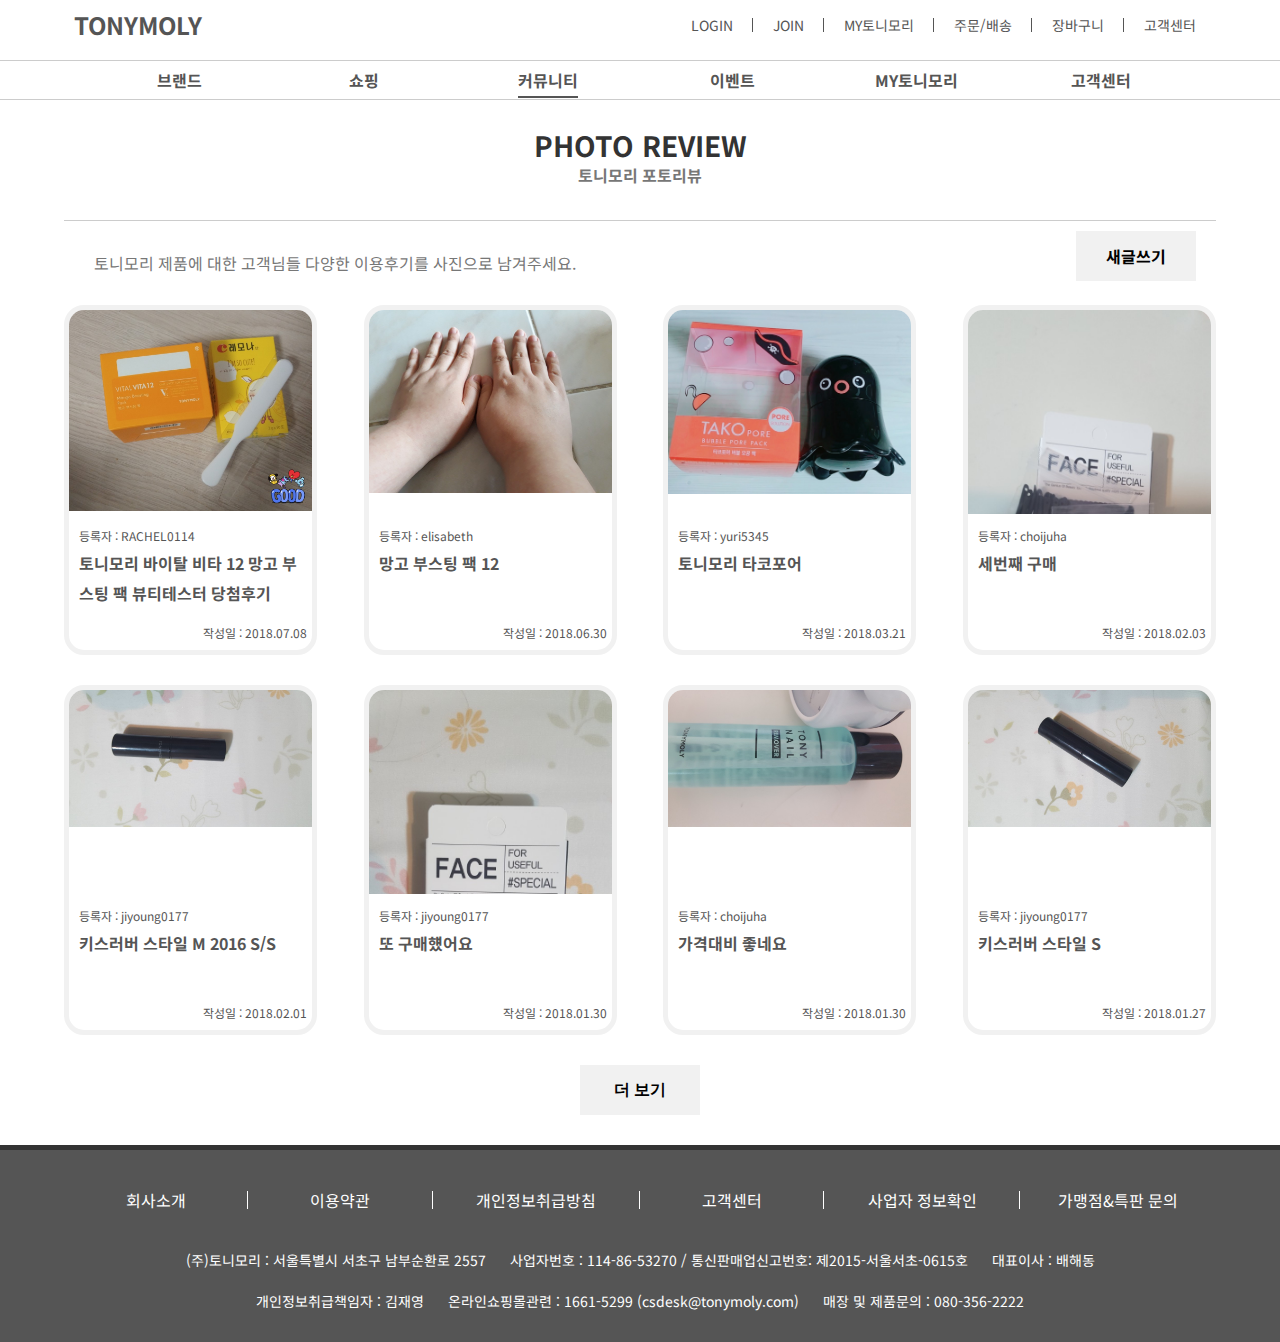
<file: community/community.html>
<!DOCTYPE html>
<html lang="ko">

<head>
    <meta charset="UTF-8">
    <meta name="description" content="Lee jin su portfolio site">
    <meta name="keywords" content="web publisher portfolio, 웹 퍼블리셔 포트폴리오, 반응형웹, 접근성, 홈페이지">
    <meta name="author" content="Lee Jin Su">
    <meta name="viewport" content="width=device-width,initial-scale=1.0">
    <meta http-equiv="X-UA-Compatible" content="ie=edge">
    <meta name="format-detection" content="telephone=no" />
    <title>토니모리 쇼핑몰입니다.</title>
    <link rel="stylesheet" href="../css/style.css">
    <script src="https://cdnjs.cloudflare.com/ajax/libs/jquery/3.3.1/jquery.min.js"></script>
    <script src="../js/common.js"></script>
    <!--IE10 이하 브라우저-->
    <!--[if IE]>
      <script src="https://cdnjs.cloudflare.com/ajax/libs/respond.js/1.4.2/respond.min.js"></script>
    <![endif]-->
</head>

<body>
    <div id="_skip_menu">
        <a href="#_container">본문 바로가기</a>
        <a href="#_gnb">메뉴 바로가기</a>
    </div>
    <div id="_wrap">
        <header id="_header">
            <div class="_header_top_wrap">
                <div class="_header_top _clearfix">
                    <div class="_logo_wrap">
                        <h1 class="_logo"><a href="../index.html">TONYMOLY</a></h1>
                    </div>
                    <div class="_member_info_wrap">
                        <ul class="_member_info_lsts _clearfix">
                            <li class="_lst _lst1"><a href="#">LOGIN</a></li>
                            <li class="_lst _lst2"><a href="#">JOIN</a></li>
                            <li class="_lst _lst3"><a href="#">MY토니모리</a></li>
                            <li class="_lst _lst4"><a href="#">주문/배송</a></li>
                            <li class="_lst _lst5"><a href="#">장바구니</a></li>
                            <li class="_lst _lst6"><a href="#">고객센터</a></li>
                        </ul>
                    </div>
                </div>
            </div>
            <div class="_header_down_wrap">
                <div class="_header_down _shopping">
                    <div id="_gnb" class="_local_menu _shopping">
                        <ul class="_local_menu_lsts _clearfix">
                            <li class="_lst _lst1">
                                <a href="../brand/brand.html">브랜드</a>
                                <ul class="_sub_lst">
                                    <li><a href="../brand/brand.html">ABOUT BRAND</a></li>
                                    <li><a href="#">GLOBAL</a></li>
                                    <li><a href="#">AD</a></li>
                                    <li><a href="#">PR</a></li>
                                    <li><a href="#">매장안내</a></li>
                                    <li><a href="#">채용안내</a></li>
                                    <li><a href="#">찾아오시는길</a></li>
                                </ul>
                            </li>
                            <li class="_lst _lst2">
                                <a href="../index.html">쇼핑</a>
                                <ul class="_sub_lst">
                                    <li><a href="#">BEST SELLER</a></li>
                                    <li><a href="#">NEW ARRIVAL</a></li>
                                    <li><a href="#">MD CHOICE</a></li>
                                    <li><a href="#">스킨케어</a></li>
                                    <li><a href="#">클렌징/마사지/팩</a></li>
                                    <li><a href="#">메이크업</a></li>
                                    <li><a href="#">바디/헤어</a></li>
                                    <li><a href="#">남성케어</a></li>
                                    <li><a href="#">화장소품</a></li>
                                </ul>
                            </li>
                            <li class="_lst _lst3 _active">
                                <a href="../community/community.html">커뮤니티</a>
                                <ul class="_sub_lst">
                                    <li><a href="#">상품리뷰</a></li>
                                    <li><a href="#">온라인품평단</a></li>
                                    <li><a href="#">예뻐지는 TIP</a></li>
                                    <li><a href="#">아이디어 노트</a></li>
                                </ul>
                            </li>
                            <li class="_lst _lst4">
                                <a href="../event/event.html">이벤트</a>
                                <ul class="_sub_lst">
                                    <li><a href="#">진행중인 이벤트</a></li>
                                    <li><a href="#">지난 이벤트</a></li>
                                    <li><a href="#">출석체크 이벤트</a></li>
                                    <li><a href="#">게임 이벤트</a></li>
                                </ul>
                            </li>
                            <li class="_lst _lst5">
                                <a href="../mytonymoly/mytonymoly.html">MY토니모리</a>
                                <ul class="_sub_lst">
                                    <li><a href="#">회원정보 관리</a></li>
                                    <li><a href="#">주문관리</a></li>
                                    <li><a href="#">MY REVIEW</a></li>
                                    <li><a href="#">MY Q&A</a></li>
                                    <li><a href="#">1:1문의 내역</a></li>
                                </ul>
                            </li>
                            <li class="_lst _lst6">
                                <a href="../service/service.html">고객센터</a>
                                <ul class="_sub_lst">
                                    <li><a href="#">공지사항</a></li>
                                    <li><a href="#">FAQ</a></li>
                                    <li><a href="#">1:1문의게시판</a></li>
                                    <li><a href="#">멤버쉽</a></li>
                                </ul>
                            </li>
                        </ul>
                    </div>
                </div>
            </div>
            <div class="_moblie_menu_btn_wrap">
                <button type="button" class="_m_btn" title="모바일 메뉴 활성화/비활성화 버튼">
                    <span class="_top"></span>
                    <span class="_mid"></span>
                    <span class="_bot"></span>
                </button>
            </div>
            <div id="_moblie_menu_wrap">
                <div class="_moblie_gnb" class="_moblie_menu">
                    <ul class="_moblie_menu_lsts">
                        <li class="_lst _lst1">
                            <a href="../brand/brand.html">브랜드<span>(Brand)</span></a>
                            <ul class="_sub_lst _clearfix">
                                <li><a href="#">ABOUT BRAND</a></li>
                                <li><a href="#">GLOBAL</a></li>
                                <li><a href="#">AD</a></li>
                                <li><a href="#">PR</a></li>
                                <li><a href="#">매장안내</a></li>
                                <li><a href="#">채용안내</a></li>
                                <li><a href="#">찾아오시는길</a></li>
                            </ul>
                        </li>
                        <li class="_lst _lst2">
                            <a href="../index.html">쇼핑<span>(Shopping)</span></a>
                            <ul class="_sub_lst _clearfix">
                                <li><a href="#">BEST SELLER</a></li>
                                <li><a href="#">NEW ARRIVAL</a></li>
                                <li><a href="#">MD CHOICE</a></li>
                                <li><a href="#">스킨케어</a></li>
                                <li><a href="#">클렌징/마사지/팩</a></li>
                                <li><a href="#">메이크업</a></li>
                                <li><a href="#">바디/헤어</a></li>
                                <li><a href="#">남성케어</a></li>
                                <li><a href="#">화장소품</a></li>
                            </ul>
                        </li>
                        <li class="_lst _lst3">
                            <a href="../community/community.html">커뮤니티<span>(Community)</span></a>
                            <ul class="_sub_lst _clearfix">
                                <li><a href="#">상품리뷰</a></li>
                                <li><a href="#">온라인품평단</a></li>
                                <li><a href="#">예뻐지는 TIP</a></li>
                                <li><a href="#">아이디어 노트</a></li>
                            </ul>
                        </li>
                        <li class="_lst _lst4">
                            <a href="../event/event.html">이벤트<span>(Event)</span></a>
                            <ul class="_sub_lst _clearfix">
                                <li><a href="#">진행중인 이벤트</a></li>
                                <li><a href="#">지난 이벤트</a></li>
                                <li><a href="#">출석체크 이벤트</a></li>
                                <li><a href="#">게임 이벤트</a></li>
                            </ul>
                        </li>
                        <li class="_lst _lst5">
                            <a href="../mytonymoly/mytonymoly.html">MY토니모리<span>(My Tonymoly)</span></a>
                            <ul class="_sub_lst _clearfix">
                                <li><a href="#">회원정보 관리</a></li>
                                <li><a href="#">주문관리</a></li>
                                <li><a href="#">MY REVIEW</a></li>
                                <li><a href="#">MY Q&A</a></li>
                                <li><a href="#">1:1문의 내역</a></li>
                            </ul>
                        </li>
                        <li class="_lst _lst6">
                            <a href="../service/service.html">고객센터<span>(Service Center)</span></a>
                            <ul class="_sub_lst _clearfix">
                                <li><a href="#">공지사항</a></li>
                                <li><a href="#">FAQ</a></li>
                                <li><a href="#">1:1문의게시판</a></li>
                                <li><a href="#">멤버쉽</a></li>
                            </ul>
                        </li>
                    </ul>
                </div>
            </div>
        </header>
        <section id="_container" class="_community">
            <h2 class="_sub_tit">PHOTO REVIEW<span>토니모리 포토리뷰</span></h2>
            <article class="_content_container">
                <div class="_content_wrap _content_01">
                    <div class="_content_box">
                        <div class="_info_box">
                            <p class="_info_txt">토니모리 제품에 대한 고객님들 다양한 이용후기를 사진으로 남겨주세요.</p>
                            <a href="#">새글쓰기</a>
                        </div>
                        <div class="_photo_review_wrap">
                            <ul class="_photo_review _clearfix">
                                <li class="_lst">
                                    <a href="#">
                                        <div class="_img_box"><img src="../img/community/review_01.jpg" alt="토니모리 바이탈 비타 12 망고 부스팅 팩"></div>
                                        <div class="_dec_box">
                                            <p class="_name">등록자 : RACHEL0114</p>
                                            <p class="_review_tit">토니모리 바이탈 비타 12 망고 부스팅 팩 뷰티테스터 당첨후기</p>
                                            <p class="_date">작성일 : 2018.07.08</p>
                                        </div>
                                    </a>
                                </li>
                                <li class="_lst">
                                    <a href="#">
                                        <div class="_img_box"><img src="../img/community/review_02.jpg" alt="망고 부스팅 팩 12"></div>
                                        <div class="_dec_box">
                                            <p class="_name">등록자 : elisabeth</p>
                                            <p class="_review_tit">망고 부스팅 팩 12</p>
                                            <p class="_date">작성일 : 2018.06.30</p>
                                        </div>
                                    </a>
                                </li>
                                <li class="_lst">
                                    <a href="#">
                                        <div class="_img_box"><img src="../img/community/review_03.jpg" alt="토니모리 타코포어"></div>
                                        <div class="_dec_box">
                                            <p class="_name">등록자 : yuri5345</p>
                                            <p class="_review_tit">토니모리 타코포어</p>
                                            <p class="_date">작성일 : 2018.03.21</p>
                                        </div>
                                    </a>
                                </li>
                                <li class="_lst">
                                    <a href="#">
                                        <div class="_img_box"><img src="../img/community/review_04.jpg" alt="모공관리 면봉"></div>
                                        <div class="_dec_box">
                                            <p class="_name">등록자 : choijuha</p>
                                            <p class="_review_tit">세번째 구매</p>
                                            <p class="_date">작성일 : 2018.02.03</p>
                                        </div>
                                    </a>
                                </li>
                                <li class="_lst">
                                    <a href="#">
                                        <div class="_img_box"><img src="../img/community/review_05.jpg" alt="키스러버 스타일 M 2016 S/"></div>
                                        <div class="_dec_box">
                                            <p class="_name">등록자 : jiyoung0177</p>
                                            <p class="_review_tit">키스러버 스타일 M 2016 S/S</p>
                                            <p class="_date">작성일 : 2018.02.01</p>
                                        </div>
                                    </a>
                                </li>
                                <li class="_lst">
                                    <a href="#">
                                        <div class="_img_box"><img src="../img/community/review_06.jpg" alt="모공관리 면봉"></div>
                                        <div class="_dec_box">
                                            <p class="_name">등록자 : jiyoung0177</p>
                                            <p class="_review_tit">또 구매헀어요</p>
                                            <p class="_date">작성일 : 2018.01.30</p>
                                        </div>
                                    </a>
                                </li>
                                <li class="_lst">
                                    <a href="#">
                                        <div class="_img_box"><img src="../img/community/review_07.jpg" alt="리무버"></div>
                                        <div class="_dec_box">
                                            <p class="_name">등록자 : choijuha</p>
                                            <p class="_review_tit">가격대비 좋네요</p>
                                            <p class="_date">작성일 : 2018.01.30</p>
                                        </div>
                                    </a>
                                </li>
                                <li class="_lst">
                                    <a href="#">
                                        <div class="_img_box"><img src="../img/community/review_08.jpg" alt="키스러버 스타일 S"></div>
                                        <div class="_dec_box">
                                            <p class="_name">등록자 : jiyoung0177</p>
                                            <p class="_review_tit">키스러버 스타일 S</p>
                                            <p class="_date">작성일 : 2018.01.27</p>
                                        </div>
                                    </a>
                                </li>
                                <li class="_lst">
                                    <a href="#">
                                        <div class="_img_box"><img src="../img/community/review_09.jpg" alt="토너 베이스"></div>
                                        <div class="_dec_box">
                                            <p class="_name">등록자 : jiyoung0177</p>
                                            <p class="_review_tit">재구매 했어요.</p>
                                            <p class="_date">작성일 : 2018.01.26</p>
                                        </div>
                                    </a>
                                </li>
                                <li class="_lst">
                                    <a href="#">
                                        <div class="_img_box"><img src="../img/community/review_10.jpg" alt="토니모리 퍼펙트 립스 립 캐시미어"></div>
                                        <div class="_dec_box">
                                            <p class="_name">등록자 : choijuha</p>
                                            <p class="_review_tit">선물했는데 선물받은 사람이 무척 좋아해요</p>
                                            <p class="_date">작성일 : 2018.01.26</p>
                                        </div>
                                    </a>
                                </li>
                                <li class="_lst">
                                    <a href="#">
                                        <div class="_img_box"><img src="../img/community/review_11.jpg" alt="애플 필링 크림"></div>
                                        <div class="_dec_box">
                                            <p class="_name">등록자 : choijuha</p>
                                            <p class="_review_tit">애플 필링 크림</p>
                                            <p class="_date">작성일 : 2018.01.19</p>
                                        </div>
                                    </a>
                                </li>
                                <li class="_lst">
                                    <a href="#">
                                        <div class="_img_box"><img src="../img/community/review_12.jpg" alt="모공관리 면봉"></div>
                                        <div class="_dec_box">
                                            <p class="_name">등록자 : jiyoung0177</p>
                                            <p class="_review_tit">무척 좋아서 3번째 구매 했어요</p>
                                            <p class="_date">작성일 : 2018.01.18</p>
                                        </div>
                                    </a>
                                </li>
                                <li class="_lst">
                                    <a href="#">
                                        <div class="_img_box"><img src="../img/community/review_13.jpg" alt="매니큐어"></div>
                                        <div class="_dec_box">
                                            <p class="_name">등록자 : choijuha</p>
                                            <p class="_review_tit">세일할 때 샀어요</p>
                                            <p class="_date">작성일 : 2018.01.18</p>
                                        </div>
                                    </a>
                                </li>
                                <li class="_lst">
                                    <a href="#">
                                        <div class="_img_box"><img src="../img/community/review_14.jpg" alt="키스러버 립스틱 M"></div>
                                        <div class="_dec_box">
                                            <p class="_name">등록자 : choijuha</p>
                                            <p class="_review_tit">키스러버 립스틱 M</p>
                                            <p class="_date">작성일 : 2018.01.04</p>
                                        </div>
                                    </a>
                                </li>
                                <li class="_lst">
                                    <a href="#">
                                        <div class="_img_box"><img src="../img/community/review_15.jpg" alt="립 틴트"></div>
                                        <div class="_dec_box">
                                            <p class="_name">등록자 : choijuha</p>
                                            <p class="_review_tit">선물용으로 샀어요</p>
                                            <p class="_date">작성일 : 2018.01.03</p>
                                        </div>
                                    </a>
                                </li>
                                <li class="_lst">
                                    <a href="#">
                                        <div class="_img_box"><img src="../img/community/review_16.jpg" alt="애플 필링 크림"></div>
                                        <div class="_dec_box">
                                            <p class="_name">등록자 : choijuha</p>
                                            <p class="_review_tit">좋아요</p>
                                            <p class="_date">작성일 : 2018.01.02</p>
                                        </div>
                                    </a>
                                </li>
                                <li class="_lst">
                                    <a href="#">
                                        <div class="_img_box"><img src="../img/community/review_17.jpg" alt="페이스 오일"></div>
                                        <div class="_dec_box">
                                            <p class="_name">등록자 : choijuha</p>
                                            <p class="_review_tit">잘쓰고 있어요</p>
                                            <p class="_date">작성일 : 2018.01.01</p>
                                        </div>
                                    </a>
                                </li>
                                <li class="_lst">
                                    <a href="#">
                                        <div class="_img_box"><img src="../img/community/review_18.jpg" alt="베이스 토너"></div>
                                        <div class="_dec_box">
                                            <p class="_name">등록자 : choijuha</p>
                                            <p class="_review_tit">스포일러 셀카샷 베이스</p>
                                            <p class="_date">작성일 : 2017.12.31</p>
                                        </div>
                                    </a>
                                </li>
                                <li class="_lst">
                                    <a href="#">
                                        <div class="_img_box"><img src="../img/community/review_19.jpg" alt="토니모리 퍼펙트 립스 립 캐시미어"></div>
                                        <div class="_dec_box">
                                            <p class="_name">등록자 : jiyoung0177</p>
                                            <p class="_review_tit">재구매 했어요.</p>
                                            <p class="_date">작성일 : 2017.12.31</p>
                                        </div>
                                    </a>
                                </li>
                                <li class="_lst">
                                    <a href="#">
                                        <div class="_img_box"><img src="../img/community/review_20.jpg" alt="매직 립 틴트"></div>
                                        <div class="_dec_box">
                                            <p class="_name">등록자 : jiyoung0177</p>
                                            <p class="_review_tit">바르고 나면 원래 입술색인듯 자연스러운 은은한 붉은 빛이 돌아요</p>
                                            <p class="_date">작성일 : 2017.12.29</p>
                                        </div>
                                    </a>
                                </li>
                                <li class="_lst">
                                    <a href="#">
                                        <div class="_img_box"><img src="../img/community/review_21.jpg" alt="토니모리 키스러버 스타일 M"></div>
                                        <div class="_dec_box">
                                            <p class="_name">등록자 : jiyoung0177</p>
                                            <p class="_review_tit">로즈마르살라</p>
                                            <p class="_date">작성일 : 2017.12.28</p>
                                        </div>
                                    </a>
                                </li>
                                <li class="_lst">
                                    <a href="#">
                                        <div class="_img_box"><img src="../img/community/review_22.jpg" alt="리뷰 이미지"></div>
                                        <div class="_dec_box">
                                            <p class="_name">등록자 : choijuha</p>
                                            <p class="_review_tit">귀여워요</p>
                                            <p class="_date">작성일 : 2017.12.28</p>
                                        </div>
                                    </a>
                                </li>
                                <li class="_lst">
                                    <a href="#">
                                        <div class="_img_box"><img src="../img/community/review_23.jpg" alt="모공관리 면봉"></div>
                                        <div class="_dec_box">
                                            <p class="_name">등록자 : jiyoung0177</p>
                                            <p class="_review_tit">재구매 할 예정이에요</p>
                                            <p class="_date">작성일 : 2017.12.27</p>
                                        </div>
                                    </a>
                                </li>
                                <li class="_lst">
                                    <a href="#">
                                        <div class="_img_box"><img src="../img/community/review_24.jpg" alt="애플 필링 크림"></div>
                                        <div class="_dec_box">
                                            <p class="_name">등록자 : choijuha</p>
                                            <p class="_review_tit">귀여워요</p>
                                            <p class="_date">작성일 : 2017.12.27</p>
                                        </div>
                                    </a>
                                </li>
                                <li class="_lst">
                                    <a href="#">
                                        <div class="_img_box"><img src="../img/community/review_25.jpg" alt="탠저린 필링 크림"></div>
                                        <div class="_dec_box">
                                            <p class="_name">등록자 : jiyoung0177</p>
                                            <p class="_review_tit">탠저린 향 상큼해요</p>
                                            <p class="_date">작성일 : 2017.12.26</p>
                                        </div>
                                    </a>
                                </li>
                                <li class="_lst">
                                    <a href="#">
                                        <div class="_img_box"><img src="../img/community/review_26.jpg" alt="파우더"></div>
                                        <div class="_dec_box">
                                            <p class="_name">등록자 : tjddyd3252</p>
                                            <p class="_review_tit">좋아요</p>
                                            <p class="_date">작성일 : 2017.12.04</p>
                                        </div>
                                    </a>
                                </li>
                                <li class="_lst">
                                    <a href="#">
                                        <div class="_img_box"><img src="../img/community/review_27.jpg" alt="에그포어 노른자 프라이머"></div>
                                        <div class="_dec_box">
                                            <p class="_name">등록자 : pingl</p>
                                            <p class="_review_tit">에그포어 노른자 프라이머</p>
                                            <p class="_date">작성일 : 2017.10.23</p>
                                        </div>
                                    </a>
                                </li>
                                <li class="_lst">
                                    <a href="#">
                                        <div class="_img_box"><img src="../img/community/review_28.jpg" alt=""></div>
                                        <div class="_dec_box">
                                            <p class="_name">등록자 : irlaehdwn</p>
                                            <p class="_review_tit">좋아요</p>
                                            <p class="_date">작성일 : 2017.10.13</p>
                                        </div>
                                    </a>
                                </li>
                                <li class="_lst">
                                    <a href="#">
                                        <div class="_img_box"><img src="../img/community/review_29.jpg" alt="파우더"></div>
                                        <div class="_dec_box">
                                            <p class="_name">등록자 : irlaehdwn</p>
                                            <p class="_review_tit">좋아요</p>
                                            <p class="_date">작성일 : 2017.10.10</p>
                                        </div>
                                    </a>
                                </li>
                                <li class="_lst">
                                    <a href="#">
                                        <div class="_img_box"><img src="../img/community/review_30.jpg" alt="파우더"></div>
                                        <div class="_dec_box">
                                            <p class="_name">등록자 : tjddyd3252</p>
                                            <p class="_review_tit">좋아요</p>
                                            <p class="_date">작성일 : 2017.09.27</p>
                                        </div>
                                    </a>
                                </li>
                                <li class="_lst">
                                    <a href="#">
                                        <div class="_img_box"><img src="../img/community/review_31.jpg" alt="프리뷰 이미지"></div>
                                        <div class="_dec_box">
                                            <p class="_name">등록자 : yuri5345</p>
                                            <p class="_review_tit">토니모리 립톤겟잇틴트HD 6호 엣지오렌지</p>
                                            <p class="_date">작성일 : 2017.09.26</p>
                                        </div>
                                    </a>
                                </li>
                                <li class="_lst">
                                    <a href="#">
                                        <div class="_img_box"><img src="../img/community/review_33.jpg" alt="밤 밤 틴트"></div>
                                        <div class="_dec_box">
                                            <p class="_name">등록자 : hkm6279</p>
                                            <p class="_review_tit">계속 쓰고 있어요 색깔 너무 이뻐요</p>
                                            <p class="_date">작성일 : 2017.09.15</p>
                                        </div>
                                    </a>
                                </li>
                                <li class="_lst">
                                    <a href="#">
                                        <div class="_img_box"><img src="../img/community/review_34.jpg" alt="파우더"></div>
                                        <div class="_dec_box">
                                            <p class="_name">등록자 : irlaehdwn</p>
                                            <p class="_review_tit">좋아요</p>
                                            <p class="_date">작성일 : 2017.08.15</p>
                                        </div>
                                    </a>
                                </li>
                                <li class="_lst">
                                    <a href="#">
                                        <div class="_img_box"><img src="../img/community/review_35.jpg" alt="파우더"></div>
                                        <div class="_dec_box">
                                            <p class="_name">등록자 : tjddyd3252</p>
                                            <p class="_review_tit">좀 단단하긴한데 피부표현 괜찮아요</p>
                                            <p class="_date">작성일 : 2017.08.08</p>
                                        </div>
                                    </a>
                                </li>
                                <li class="_lst">
                                    <a href="#">
                                        <div class="_img_box"><img src="../img/community/review_36.jpg" alt="수분 크림"></div>
                                        <div class="_dec_box">
                                            <p class="_name">등록자 : snldpsnldp</p>
                                            <p class="_review_tit">좋아요</p>
                                            <p class="_date">작성일 : 2017.08.03</p>
                                        </div>
                                    </a>
                                </li>
                                <li class="_lst">
                                    <a href="#">
                                        <div class="_img_box"><img src="../img/community/review_37.jpg" alt="bb크림"></div>
                                        <div class="_dec_box">
                                            <p class="_name">등록자 : irlaehdwn</p>
                                            <p class="_review_tit">좋아용</p>
                                            <p class="_date">작성일 : 2017.07.31</p>
                                        </div>
                                    </a>
                                </li>
                                <li class="_lst">
                                    <a href="#">
                                        <div class="_img_box"><img src="../img/community/review_38.jpg" alt="토니 틴트"></div>
                                        <div class="_dec_box">
                                            <p class="_name">등록자 : irlaehdwn</p>
                                            <p class="_review_tit">좋아요</p>
                                            <p class="_date">작성일 : 2017.07.26</p>
                                        </div>
                                    </a>
                                </li>
                            </ul>
                        </div>
                        <div class="_more_btn_wrap">
                            <button type="button" title="더 보기" class="_more_btn">더 보기</button>
                        </div>
                    </div>
                </div>
            </article>
        </section>
        <footer id="_footer">
            <div class="_footer_wrap">
                <div class="_footer_top_wrap">
                    <div class="_footer_top">
                        <ul class="_footer_lsts _clearfix">
                            <li><a href="#">회사소개</a></li>
                            <li><a href="#">이용약관</a></li>
                            <li><a href="#">개인정보취급방침</a></li>
                            <li><a href="#">고객센터</a></li>
                            <li><a href="#">사업자 정보확인</a></li>
                            <li><a href="#">가맹점&특판 문의</a></li>
                        </ul>
                    </div>
                </div>
                <div class="_footer_bot_wrap">
                    <div class="_footer_bot">
                        <address>
                            <span>(주)토니모리 : 서울특별시 서초구 남부순환로 2557</span>
                            <span>사업자번호 : 114-86-53270 / 통신판매업신고번호: 제2015-서울서초-0615호</span>
                            <span>대표이사 : 배해동</span>
                        </address>
                        <address>
                            <span>개인정보취급책임자 : 김재영</span>
                            <span>온라인쇼핑몰관련 : 1661-5299 (csdesk@tonymoly.com)</span>
                            <span>매장 및 제품문의 : 080-356-2222</span>
                        </address>
                    </div>
                </div>
            </div>
        </footer>
        <div id="_new_write_wrap">
            <div class="_new_write">
                <h4 class="_sub_tit">포토후기 작성하기</h4>
                <form action="post">
                    <div class="_tit_input _clearfix">
                        <label for="tit">제목 </label><input type="text" name="tit" placeholder="제목">
                    </div>
                    <div class="_write_wrap">
                        <label for="content">내용</label><input type="text" name="content" placeholder="내용을 입력해주세요">
                    </div>
                    <div class="_upload">
                        <input type="file" name="upload" placeholder="파일선택">
                    </div>
                    <div class="_sub_btn">
                        <label for="submit">제출하기</label><input type="submit" name="submit" placeholder="submit">
                    </div>
                    <div class="_close_btn_wrap">
                        <button type="button" class="_close_btn" title="닫기 버튼">
                            <span class="_top"></span>
                            <span class="_bot"></span>
                        </button>
                    </div>
                </form>
            </div>
        </div>
    </div>
    <script>
        jQuery(function($) {
            //review lst more start
            var $communityContainer = $('#_container._community');
            var $communityFooter = $('#_footer._community_footer');
            var $photoReviewLst = $communityContainer.find('._photo_review ._lst');
            var $moreBtn = $communityContainer.find('._more_btn');
            var index = 1;
            var lastIndex = Math.ceil($photoReviewLst.length / 8);
            $moreBtn.on('click', function() {
                for (i = 0; i < 8; i++) {
                    $photoReviewLst.eq(i + (index * 8)).fadeIn();
                }
                index++
                if (index == lastIndex) {
                    $moreBtn.hide();
                }
            })
            //review lst more end
            //new write modal start
            var $newWriteBtn = $communityContainer.find('._info_box a');
            var $newWriteWrap = $('#_new_write_wrap');
            var $closeBtnWrap = $newWriteWrap.find('._close_btn_wrap');
            var $closeBtn = $closeBtnWrap.find('._close_btn');
            $newWriteBtn.on('click', function(e) {
                e.preventDefault();
                $newWriteWrap.show();
            })
            $closeBtn.on('click',function(e){
                e.preventDefault();
                $newWriteWrap.hide();
            })
        })
    </script>
</body>

</html>
</file>
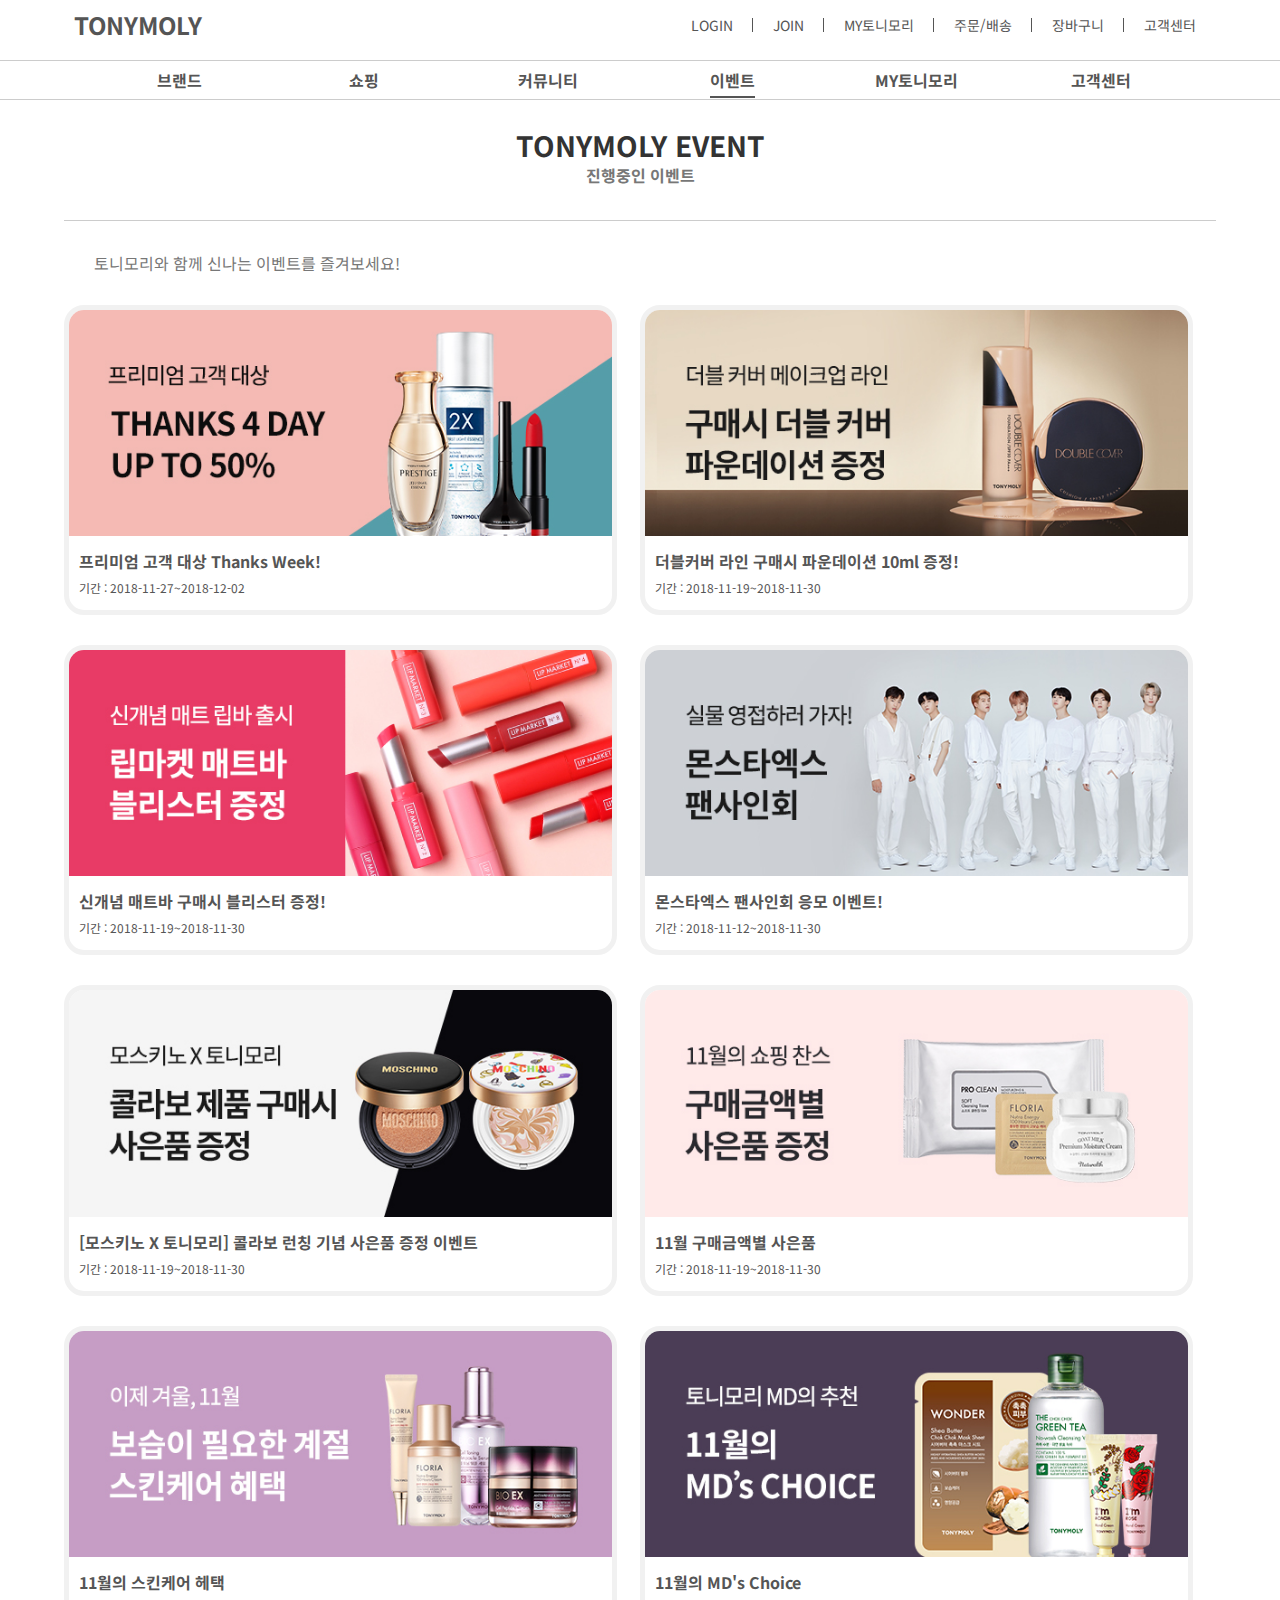
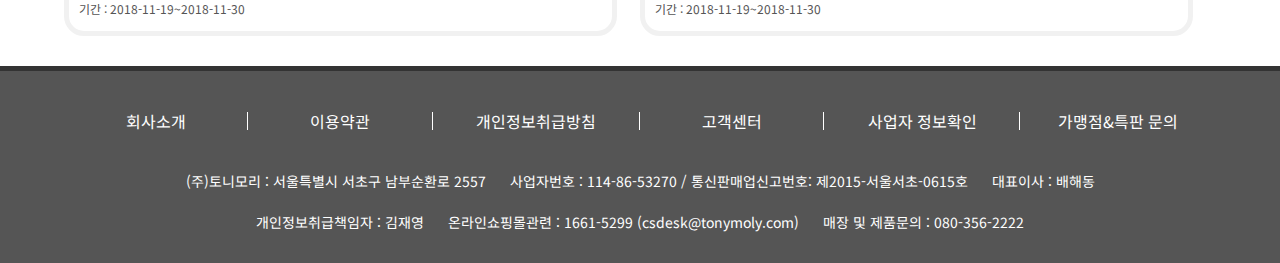
<file: event/event.html>
<!DOCTYPE html>
<html lang="ko">

<head>
    <meta charset="UTF-8">
    <meta name="description" content="Lee jin su portfolio site">
    <meta name="keywords" content="web publisher portfolio, 웹 퍼블리셔 포트폴리오, 반응형웹, 접근성, 홈페이지">
    <meta name="author" content="Lee Jin Su">
    <meta name="viewport" content="width=device-width,initial-scale=1.0">
    <meta http-equiv="X-UA-Compatible" content="ie=edge">
    <meta name="format-detection" content="telephone=no" />
    <title>토니모리 쇼핑몰입니다.</title>
    <link rel="stylesheet" href="../css/style.css">
    <script src="https://cdnjs.cloudflare.com/ajax/libs/jquery/3.3.1/jquery.min.js"></script>
    <script src="../js/common.js"></script>
    <!--IE10 이하 브라우저-->
    <!--[if IE]>
      <script src="https://cdnjs.cloudflare.com/ajax/libs/respond.js/1.4.2/respond.min.js"></script>
    <![endif]-->
</head>

<body>
    <div id="_skip_menu">
        <a href="#_container">본문 바로가기</a>
        <a href="#_gnb">메뉴 바로가기</a>
    </div>
    <div id="_wrap">
        <header id="_header">
            <div class="_header_top_wrap">
                <div class="_header_top _clearfix">
                    <div class="_logo_wrap">
                        <h1 class="_logo"><a href="../index.html">TONYMOLY</a></h1>
                    </div>
                    <div class="_member_info_wrap">
                        <ul class="_member_info_lsts _clearfix">
                            <li class="_lst _lst1"><a href="#">LOGIN</a></li>
                            <li class="_lst _lst2"><a href="#">JOIN</a></li>
                            <li class="_lst _lst3"><a href="#">MY토니모리</a></li>
                            <li class="_lst _lst4"><a href="#">주문/배송</a></li>
                            <li class="_lst _lst5"><a href="#">장바구니</a></li>
                            <li class="_lst _lst6"><a href="#">고객센터</a></li>
                        </ul>
                    </div>
                </div>
            </div>
            <div class="_header_down_wrap">
                <div class="_header_down _shopping">
                    <div id="_gnb" class="_local_menu _shopping">
                        <ul class="_local_menu_lsts _clearfix">
                            <li class="_lst _lst1">
                                <a href="../brand/brand.html">브랜드</a>
                                <ul class="_sub_lst">
                                    <li><a href="../brand/brand.html">ABOUT BRAND</a></li>
                                    <li><a href="#">GLOBAL</a></li>
                                    <li><a href="#">AD</a></li>
                                    <li><a href="#">PR</a></li>
                                    <li><a href="#">매장안내</a></li>
                                    <li><a href="#">채용안내</a></li>
                                    <li><a href="#">찾아오시는길</a></li>
                                </ul>
                            </li>
                            <li class="_lst _lst2">
                                <a href="../index.html">쇼핑</a>
                                <ul class="_sub_lst">
                                    <li><a href="#">BEST SELLER</a></li>
                                    <li><a href="#">NEW ARRIVAL</a></li>
                                    <li><a href="#">MD CHOICE</a></li>
                                    <li><a href="#">스킨케어</a></li>
                                    <li><a href="#">클렌징/마사지/팩</a></li>
                                    <li><a href="#">메이크업</a></li>
                                    <li><a href="#">바디/헤어</a></li>
                                    <li><a href="#">남성케어</a></li>
                                    <li><a href="#">화장소품</a></li>
                                </ul>
                            </li>
                            <li class="_lst _lst3">
                                <a href="../community/community.html">커뮤니티</a>
                                <ul class="_sub_lst">
                                    <li><a href="#">상품리뷰</a></li>
                                    <li><a href="#">온라인품평단</a></li>
                                    <li><a href="#">예뻐지는 TIP</a></li>
                                    <li><a href="#">아이디어 노트</a></li>
                                </ul>
                            </li>
                            <li class="_lst _lst4 _active">
                                <a href="../event/event.html">이벤트</a>
                                <ul class="_sub_lst">
                                    <li><a href="#">진행중인 이벤트</a></li>
                                    <li><a href="#">지난 이벤트</a></li>
                                    <li><a href="#">출석체크 이벤트</a></li>
                                    <li><a href="#">게임 이벤트</a></li>
                                </ul>
                            </li>
                            <li class="_lst _lst5">
                                <a href="../mytonymoly/mytonymoly.html">MY토니모리</a>
                                <ul class="_sub_lst">
                                    <li><a href="#">회원정보 관리</a></li>
                                    <li><a href="#">주문관리</a></li>
                                    <li><a href="#">MY REVIEW</a></li>
                                    <li><a href="#">MY Q&A</a></li>
                                    <li><a href="#">1:1문의 내역</a></li>
                                </ul>
                            </li>
                            <li class="_lst _lst6">
                                <a href="../service/service.html">고객센터</a>
                                <ul class="_sub_lst">
                                    <li><a href="#">공지사항</a></li>
                                    <li><a href="#">FAQ</a></li>
                                    <li><a href="#">1:1문의게시판</a></li>
                                    <li><a href="#">멤버쉽</a></li>
                                </ul>
                            </li>
                        </ul>
                    </div>
                </div>
            </div>
            <div class="_moblie_menu_btn_wrap">
                <button type="button" class="_m_btn" title="모바일 메뉴 활성화/비활성화 버튼">
                    <span class="_top"></span>
                    <span class="_mid"></span>
                    <span class="_bot"></span>
                </button>
            </div>
            <div id="_moblie_menu_wrap">
                <div class="_moblie_gnb" class="_moblie_menu">
                    <ul class="_moblie_menu_lsts">
                        <li class="_lst _lst1">
                            <a href="../brand/brand.html">브랜드<span>(Brand)</span></a>
                            <ul class="_sub_lst _clearfix">
                                <li><a href="#">ABOUT BRAND</a></li>
                                <li><a href="#">GLOBAL</a></li>
                                <li><a href="#">AD</a></li>
                                <li><a href="#">PR</a></li>
                                <li><a href="#">매장안내</a></li>
                                <li><a href="#">채용안내</a></li>
                                <li><a href="#">찾아오시는길</a></li>
                            </ul>
                        </li>
                        <li class="_lst _lst2">
                            <a href="../index.html">쇼핑<span>(Shopping)</span></a>
                            <ul class="_sub_lst _clearfix">
                                <li><a href="#">BEST SELLER</a></li>
                                <li><a href="#">NEW ARRIVAL</a></li>
                                <li><a href="#">MD CHOICE</a></li>
                                <li><a href="#">스킨케어</a></li>
                                <li><a href="#">클렌징/마사지/팩</a></li>
                                <li><a href="#">메이크업</a></li>
                                <li><a href="#">바디/헤어</a></li>
                                <li><a href="#">남성케어</a></li>
                                <li><a href="#">화장소품</a></li>
                            </ul>
                        </li>
                        <li class="_lst _lst3">
                            <a href="../community/community.html">커뮤니티<span>(Community)</span></a>
                            <ul class="_sub_lst _clearfix">
                                <li><a href="#">상품리뷰</a></li>
                                <li><a href="#">온라인품평단</a></li>
                                <li><a href="#">예뻐지는 TIP</a></li>
                                <li><a href="#">아이디어 노트</a></li>
                            </ul>
                        </li>
                        <li class="_lst _lst4">
                            <a href="../event/event.html">이벤트<span>(Event)</span></a>
                            <ul class="_sub_lst _clearfix">
                                <li><a href="#">진행중인 이벤트</a></li>
                                <li><a href="#">지난 이벤트</a></li>
                                <li><a href="#">출석체크 이벤트</a></li>
                                <li><a href="#">게임 이벤트</a></li>
                            </ul>
                        </li>
                        <li class="_lst _lst5">
                            <a href="../mytonymoly.html">MY토니모리<span>(My Tonymoly)</span></a>
                            <ul class="_sub_lst _clearfix">
                                <li><a href="#">회원정보 관리</a></li>
                                <li><a href="#">주문관리</a></li>
                                <li><a href="#">MY REVIEW</a></li>
                                <li><a href="#">MY Q&A</a></li>
                                <li><a href="#">1:1문의 내역</a></li>
                            </ul>
                        </li>
                        <li class="_lst _lst6">
                            <a href="../service/service.html">고객센터<span>(Service Center)</span></a>
                            <ul class="_sub_lst _clearfix">
                                <li><a href="#">공지사항</a></li>
                                <li><a href="#">FAQ</a></li>
                                <li><a href="#">1:1문의게시판</a></li>
                                <li><a href="#">멤버쉽</a></li>
                            </ul>
                        </li>
                    </ul>
                </div>
            </div>
        </header>
        <section id="_container" class="_community _event">
            <h2 class="_sub_tit">TONYMOLY EVENT<span>진행중인 이벤트</span></h2>
            <article class="_content_container">
                <div class="_content_wrap _content_01">
                    <div class="_content_box">
                        <div class="_info_box">
                            <p class="_info_txt">토니모리와 함께 신나는 이벤트를 즐겨보세요!</p>
                        </div>
                        <div class="_event_wrap">
                            <ul class="_event _clearfix">
                                <li class="_lst">
                                    <a href="#">
                                        <div class="_img_box"><img src="../img/event/event_01.jpg" alt="프리미엄 고객 대상 Thanks Week"></div>
                                        <div class="_dec_box">
                                            <p class="_review_tit">프리미엄 고객 대상 Thanks Week!</p>
                                            <p class="_date">기간 : 2018-11-27~2018-12-02</p>
                                        </div>
                                    </a>
                                </li>
                                <li class="_lst">
                                    <a href="#">
                                        <div class="_img_box"><img src="../img/event/event_02.jpg" alt="더블커버 라인 구매시 파운데이션 10ml 증정"></div>
                                        <div class="_dec_box">
                                            <p class="_review_tit">더블커버 라인 구매시 파운데이션 10ml 증정!</p>
                                            <p class="_date">기간 : 2018-11-19~2018-11-30</p>
                                        </div>
                                    </a>
                                </li>
                                <li class="_lst">
                                    <a href="#">
                                        <div class="_img_box"><img src="../img/event/event_03.jpg" alt="신개념 매트바 구매시 블리스터 증정"></div>
                                        <div class="_dec_box">
                                            <p class="_review_tit">신개념 매트바 구매시 블리스터 증정!</p>
                                            <p class="_date">기간 : 2018-11-19~2018-11-30</p>
                                        </div>
                                    </a>
                                </li>
                                <li class="_lst">
                                    <a href="#">
                                        <div class="_img_box"><img src="../img/event/event_04.jpg" alt="몬스타엑스 팬사인회 응모 이벤트"></div>
                                        <div class="_dec_box">
                                            <p class="_review_tit">몬스타엑스 팬사인회 응모 이벤트!</p>
                                            <p class="_date">기간 : 2018-11-12~2018-11-30</p>
                                        </div>
                                    </a>
                                </li>
                                <li class="_lst">
                                    <a href="#">
                                        <div class="_img_box"><img src="../img/event/event_05.jpg" alt="모스키노 X 토니모리 콜라보 런칭 기념 사은품 증정 이벤트"></div>
                                        <div class="_dec_box">
                                            <p class="_review_tit">[모스키노 X 토니모리] 콜라보 런칭 기념 사은품 증정 이벤트</p>
                                            <p class="_date">기간 : 2018-11-19~2018-11-30</p>
                                        </div>
                                    </a>
                                </li>
                                <li class="_lst">
                                    <a href="#">
                                        <div class="_img_box"><img src="../img/event/event_06.jpg" alt="11월 구매금액별 사은품"></div>
                                        <div class="_dec_box">
                                            <p class="_review_tit">11월 구매금액별 사은품</p>
                                            <p class="_date">기간 : 2018-11-19~2018-11-30</p>
                                        </div>
                                    </a>
                                </li>
                                <li class="_lst">
                                    <a href="#">
                                        <div class="_img_box"><img src="../img/event/event_07.jpg" alt="11월의 스킨케어 헤택"></div>
                                        <div class="_dec_box">
                                            <p class="_review_tit">11월의 스킨케어 헤택</p>
                                            <p class="_date">기간 : 2018-11-19~2018-11-30</p>
                                        </div>
                                    </a>
                                </li>
                                <li class="_lst">
                                    <a href="#">
                                        <div class="_img_box"><img src="../img/event/event_08.jpg" alt="11월의 MD's Choice"></div>
                                        <div class="_dec_box">
                                            <p class="_review_tit">11월의 MD's Choice</p>
                                            <p class="_date">기간 : 2018-11-19~2018-11-30</p>
                                        </div>
                                    </a>
                                </li>
                            </ul>
                        </div>
                    </div>
                </div>
            </article>
        </section>
        <footer id="_footer" class="_community_footer">
            <div class="_footer_wrap">
                <div class="_footer_top_wrap">
                    <div class="_footer_top">
                        <ul class="_footer_lsts _clearfix">
                            <li><a href="#">회사소개</a></li>
                            <li><a href="#">이용약관</a></li>
                            <li><a href="#">개인정보취급방침</a></li>
                            <li><a href="#">고객센터</a></li>
                            <li><a href="#">사업자 정보확인</a></li>
                            <li><a href="#">가맹점&특판 문의</a></li>
                        </ul>
                    </div>
                </div>
                <div class="_footer_bot_wrap">
                    <div class="_footer_bot">
                        <address>
                            <span>(주)토니모리 : 서울특별시 서초구 남부순환로 2557</span>
                            <span>사업자번호 : 114-86-53270 / 통신판매업신고번호: 제2015-서울서초-0615호</span>
                            <span>대표이사 : 배해동</span>
                        </address>
                        <address>
                            <span>개인정보취급책임자 : 김재영</span>
                            <span>온라인쇼핑몰관련 : 1661-5299 (csdesk@tonymoly.com)</span>
                            <span>매장 및 제품문의 : 080-356-2222</span>
                        </address>
                    </div>
                </div>
            </div>
        </footer>
    </div>
</body>

</html>
</file>
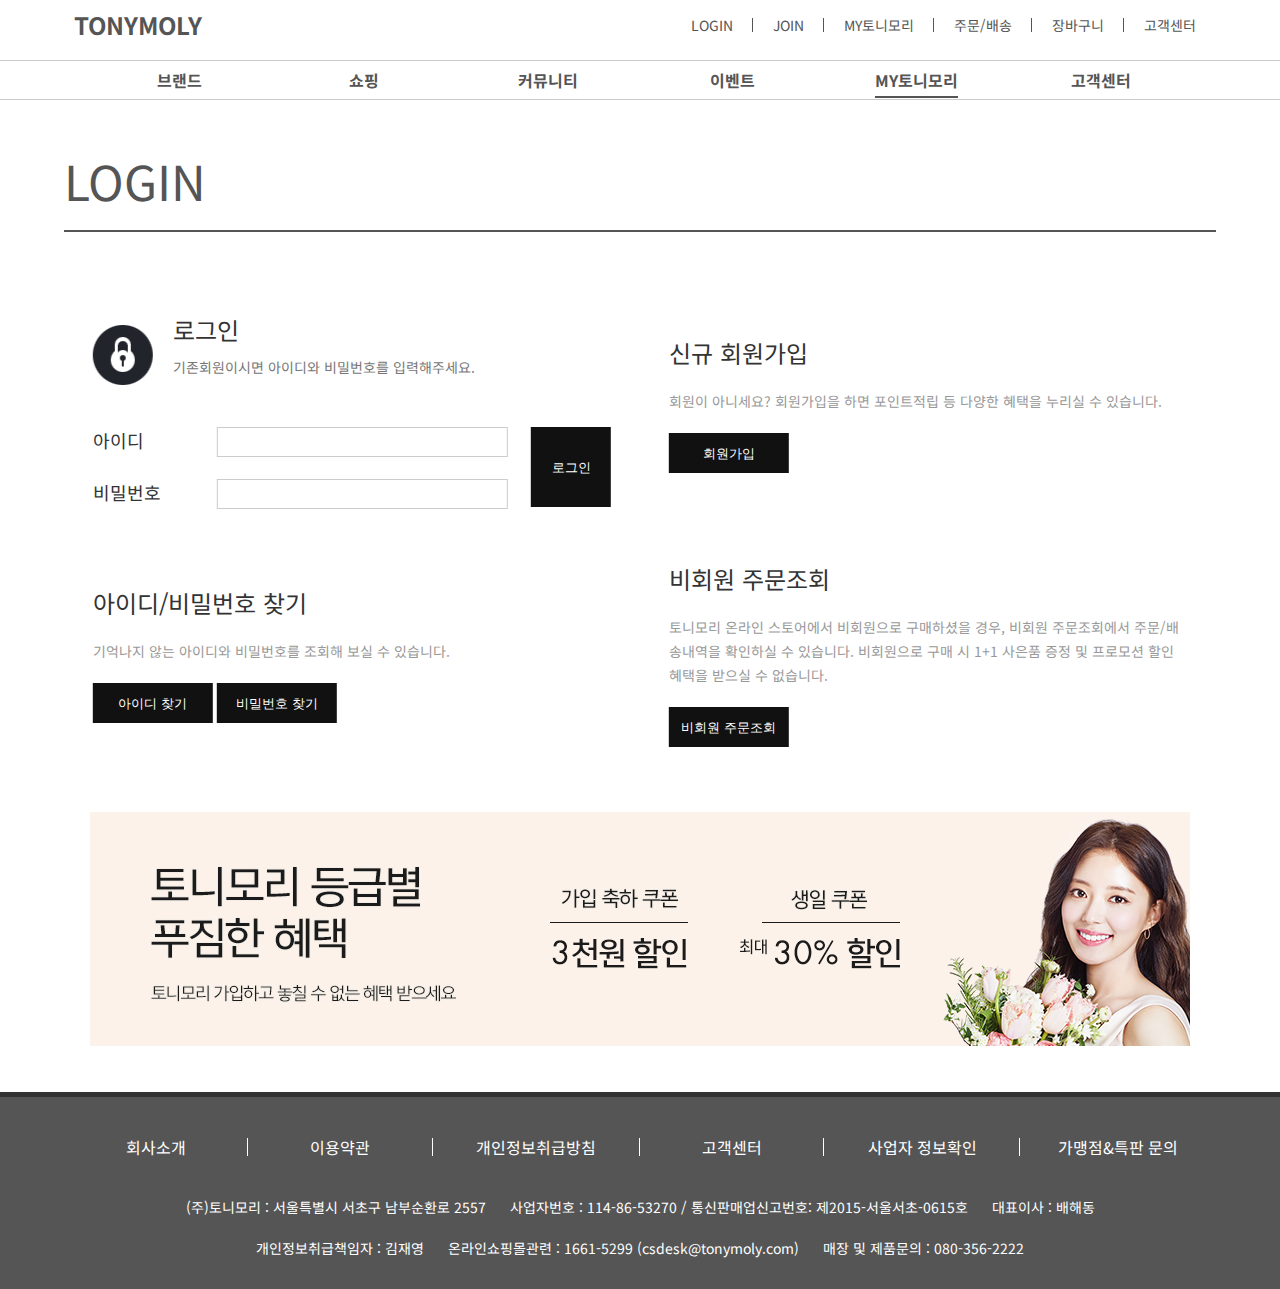
<file: myTonymoly/myTonymoly.html>
<!DOCTYPE html>
<html lang="ko">

<head>
    <meta charset="UTF-8">
    <meta name="description" content="Lee jin su portfolio site">
    <meta name="keywords" content="web publisher portfolio, 웹 퍼블리셔 포트폴리오, 반응형웹, 접근성, 홈페이지">
    <meta name="author" content="Lee Jin Su">
    <meta name="viewport" content="width=device-width,initial-scale=1.0">
    <meta http-equiv="X-UA-Compatible" content="ie=edge">
    <meta name="format-detection" content="telephone=no" />
    <title>토니모리 쇼핑몰입니다.</title>
    <link rel="stylesheet" href="../css/style.css">
    <script src="https://cdnjs.cloudflare.com/ajax/libs/jquery/3.3.1/jquery.min.js"></script>
    <script src="../js/common.js"></script>
    <!--IE10 이하 브라우저-->
    <!--[if IE]>
      <script src="https://cdnjs.cloudflare.com/ajax/libs/respond.js/1.4.2/respond.min.js"></script>
    <![endif]-->
</head>

<body>
    <div id="_skip_menu">
        <a href="#_container">본문 바로가기</a>
        <a href="#_gnb">메뉴 바로가기</a>
    </div>
    <div id="_wrap">
        <header id="_header">
            <div class="_header_top_wrap">
                <div class="_header_top _clearfix">
                    <div class="_logo_wrap">
                        <h1 class="_logo"><a href="../index.html">TONYMOLY</a></h1>
                    </div>
                    <div class="_member_info_wrap">
                        <ul class="_member_info_lsts _clearfix">
                            <li class="_lst _lst1"><a href="#">LOGIN</a></li>
                            <li class="_lst _lst2"><a href="#">JOIN</a></li>
                            <li class="_lst _lst3"><a href="#">MY토니모리</a></li>
                            <li class="_lst _lst4"><a href="#">주문/배송</a></li>
                            <li class="_lst _lst5"><a href="#">장바구니</a></li>
                            <li class="_lst _lst6"><a href="#">고객센터</a></li>
                        </ul>
                    </div>
                </div>
            </div>
            <div class="_header_down_wrap">
                <div class="_header_down _shopping">
                    <div id="_gnb" class="_local_menu _shopping">
                        <ul class="_local_menu_lsts _clearfix">
                            <li class="_lst _lst1">
                                <a href="../brand/brand.html">브랜드</a>
                                <ul class="_sub_lst">
                                    <li><a href="../brand/brand.html">ABOUT BRAND</a></li>
                                    <li><a href="#">GLOBAL</a></li>
                                    <li><a href="#">AD</a></li>
                                    <li><a href="#">PR</a></li>
                                    <li><a href="#">매장안내</a></li>
                                    <li><a href="#">채용안내</a></li>
                                    <li><a href="#">찾아오시는길</a></li>
                                </ul>
                            </li>
                            <li class="_lst _lst2">
                                <a href="../index.html">쇼핑</a>
                                <ul class="_sub_lst">
                                    <li><a href="#">BEST SELLER</a></li>
                                    <li><a href="#">NEW ARRIVAL</a></li>
                                    <li><a href="#">MD CHOICE</a></li>
                                    <li><a href="#">스킨케어</a></li>
                                    <li><a href="#">클렌징/마사지/팩</a></li>
                                    <li><a href="#">메이크업</a></li>
                                    <li><a href="#">바디/헤어</a></li>
                                    <li><a href="#">남성케어</a></li>
                                    <li><a href="#">화장소품</a></li>
                                </ul>
                            </li>
                            <li class="_lst _lst3">
                                <a href="../community/community.html">커뮤니티</a>
                                <ul class="_sub_lst">
                                    <li><a href="#">상품리뷰</a></li>
                                    <li><a href="#">온라인품평단</a></li>
                                    <li><a href="#">예뻐지는 TIP</a></li>
                                    <li><a href="#">아이디어 노트</a></li>
                                </ul>
                            </li>
                            <li class="_lst _lst4">
                                <a href="../event/event.html">이벤트</a>
                                <ul class="_sub_lst">
                                    <li><a href="#">진행중인 이벤트</a></li>
                                    <li><a href="#">지난 이벤트</a></li>
                                    <li><a href="#">출석체크 이벤트</a></li>
                                    <li><a href="#">게임 이벤트</a></li>
                                </ul>
                            </li>
                            <li class="_lst _lst5 _active">
                                <a href="../mytonymoly/mytonymoly.html">MY토니모리</a>
                                <ul class="_sub_lst">
                                    <li><a href="#">회원정보 관리</a></li>
                                    <li><a href="#">주문관리</a></li>
                                    <li><a href="#">MY REVIEW</a></li>
                                    <li><a href="#">MY Q&A</a></li>
                                    <li><a href="#">1:1문의 내역</a></li>
                                </ul>
                            </li>
                            <li class="_lst _lst6">
                                <a href="../service/service.html">고객센터</a>
                                <ul class="_sub_lst">
                                    <li><a href="#">공지사항</a></li>
                                    <li><a href="#">FAQ</a></li>
                                    <li><a href="#">1:1문의게시판</a></li>
                                    <li><a href="#">멤버쉽</a></li>
                                </ul>
                            </li>
                        </ul>
                    </div>
                </div>
            </div>
            <div class="_moblie_menu_btn_wrap">
                <button type="button" class="_m_btn" title="모바일 메뉴 활성화/비활성화 버튼">
                    <span class="_top"></span>
                    <span class="_mid"></span>
                    <span class="_bot"></span>
                </button>
            </div>
            <div id="_moblie_menu_wrap">
                <div class="_moblie_gnb" class="_moblie_menu">
                    <ul class="_moblie_menu_lsts">
                        <li class="_lst _lst1">
                            <a href="../brand/brand.html">브랜드<span>(Brand)</span></a>
                            <ul class="_sub_lst _clearfix">
                                <li><a href="#">ABOUT BRAND</a></li>
                                <li><a href="#">GLOBAL</a></li>
                                <li><a href="#">AD</a></li>
                                <li><a href="#">PR</a></li>
                                <li><a href="#">매장안내</a></li>
                                <li><a href="#">채용안내</a></li>
                                <li><a href="#">찾아오시는길</a></li>
                            </ul>
                        </li>
                        <li class="_lst _lst2">
                            <a href="../index.html">쇼핑<span>(Shopping)</span></a>
                            <ul class="_sub_lst _clearfix">
                                <li><a href="#">BEST SELLER</a></li>
                                <li><a href="#">NEW ARRIVAL</a></li>
                                <li><a href="#">MD CHOICE</a></li>
                                <li><a href="#">스킨케어</a></li>
                                <li><a href="#">클렌징/마사지/팩</a></li>
                                <li><a href="#">메이크업</a></li>
                                <li><a href="#">바디/헤어</a></li>
                                <li><a href="#">남성케어</a></li>
                                <li><a href="#">화장소품</a></li>
                            </ul>
                        </li>
                        <li class="_lst _lst3">
                            <a href="../community/community.html">커뮤니티<span>(Community)</span></a>
                            <ul class="_sub_lst _clearfix">
                                <li><a href="#">상품리뷰</a></li>
                                <li><a href="#">온라인품평단</a></li>
                                <li><a href="#">예뻐지는 TIP</a></li>
                                <li><a href="#">아이디어 노트</a></li>
                            </ul>
                        </li>
                        <li class="_lst _lst4">
                            <a href="../event/event.html">이벤트<span>(Event)</span></a>
                            <ul class="_sub_lst _clearfix">
                                <li><a href="#">진행중인 이벤트</a></li>
                                <li><a href="#">지난 이벤트</a></li>
                                <li><a href="#">출석체크 이벤트</a></li>
                                <li><a href="#">게임 이벤트</a></li>
                            </ul>
                        </li>
                        <li class="_lst _lst5">
                            <a href="../mytonymoly.html">MY토니모리<span>(My Tonymoly)</span></a>
                            <ul class="_sub_lst _clearfix">
                                <li><a href="#">회원정보 관리</a></li>
                                <li><a href="#">주문관리</a></li>
                                <li><a href="#">MY REVIEW</a></li>
                                <li><a href="#">MY Q&A</a></li>
                                <li><a href="#">1:1문의 내역</a></li>
                            </ul>
                        </li>
                        <li class="_lst _lst6">
                            <a href="../service/service.html">고객센터<span>(Service Center)</span></a>
                            <ul class="_sub_lst _clearfix">
                                <li><a href="#">공지사항</a></li>
                                <li><a href="#">FAQ</a></li>
                                <li><a href="#">1:1문의게시판</a></li>
                                <li><a href="#">멤버쉽</a></li>
                            </ul>
                        </li>
                    </ul>
                </div>
            </div>
        </header>
        <section id="_container" class="_my_tonymoly">
            <h2 class="_sub_tit _hide">MYTONYMOLY</h2>
            <article class="_content_container">
                <div class="_content_wrap _content_01">
                    <div class="_content_box">
                        <div class="_tit_box">
                            <h3 class="_login_tit">LOGIN</h3>
                        </div>
                        <div class="_login_container _clearfix">
                            <div class="_login_wrap">
                                <div class="_login">
                                    <form action="post">
                                        <div class="_login_txt_box">
                                            <h4 class="_login_txt">로그인</h4>
                                            <p class="_txt">기존회원이시면 아이디와 비밀번호를 입력해주세요.</p>
                                        </div>
                                        <div class="_id_pw_box">
                                            <div class="_id_box">
                                                <label for="id">아이디</label><input type="text" name="id">
                                            </div>
                                            <div class="_pw_box">
                                                <label for="pw">비밀번호</label><input type="password" name="pw">
                                            </div>
                                            <div class="_login_btn_box">
                                                <button type="button" class="_login_btn">로그인</button>
                                            </div>
                                        </div>
                                    </form>
                                </div>
                            </div>
                            <div class="_login_wrap">
                                <div class="_login">
                                    <div class="_new_member_box">
                                        <p class="_txt"><strong>신규 회원가입</strong></p>
                                        <p class="_txt">회원이 아니세요? 회원가입을 하면 포인트적립 등 다양한 혜택을 누리실 수 있습니다.</p>
                                        <button type="button" class="_new_member">회원가입</button>
                                    </div>
                                </div>
                            </div>
                            <div class="_login_wrap">
                                <div class="_login">
                                    <div class="_id_pw_find_box">
                                        <p class="_txt"><strong>아이디/비밀번호 찾기</strong></p>
                                        <p class="_txt">기억나지 않는 아이디와 비밀번호를 조회해 보실 수 있습니다.</p>
                                        <button type="button" class="_find">아이디 찾기</button>
                                        <button type="button" class="_find">비밀번호 찾기</button>
                                    </div>
                                </div>
                            </div>
                            <div class="_login_wrap">
                                <div class="_login">
                                    <div class="_new_member_box">
                                        <p class="_txt"><strong>비회원 주문조회</strong></p>
                                        <p class="_txt">토니모리 온라인 스토어에서 비회원으로 구매하셨을 경우, 비회원 주문조회에서 주문/배송내역을 확인하실 수 있습니다. 비회원으로 구매 시 1+1 사은품 증정 및 프로모션 할인 혜택을 받으실 수 없습니다.</p>
                                        <button type="button" class="_new_member">비회원 주문조회</button>
                                    </div>
                                </div>
                            </div>
                        </div>
                    </div>
                </div>
                <div class="_content_wrap _content_02">
                    <div class="_img_box">
                        <img src="../img/mytonymoly/12_MEMBERSHIP_BANNER_1801.jpg" alt="토니모리 등급별 푸짐한 혜택" class="_rel">
                    </div>
                </div>
            </article>
        </section>
        <footer id="_footer">
            <div class="_footer_wrap">
                <div class="_footer_top_wrap">
                    <div class="_footer_top">
                        <ul class="_footer_lsts _clearfix">
                            <li><a href="#">회사소개</a></li>
                            <li><a href="#">이용약관</a></li>
                            <li><a href="#">개인정보취급방침</a></li>
                            <li><a href="#">고객센터</a></li>
                            <li><a href="#">사업자 정보확인</a></li>
                            <li><a href="#">가맹점&특판 문의</a></li>
                        </ul>
                    </div>
                </div>
                <div class="_footer_bot_wrap">
                    <div class="_footer_bot">
                        <address>
                            <span>(주)토니모리 : 서울특별시 서초구 남부순환로 2557</span>
                            <span>사업자번호 : 114-86-53270 / 통신판매업신고번호: 제2015-서울서초-0615호</span>
                            <span>대표이사 : 배해동</span>
                        </address>
                        <address>
                            <span>개인정보취급책임자 : 김재영</span>
                            <span>온라인쇼핑몰관련 : 1661-5299 (csdesk@tonymoly.com)</span>
                            <span>매장 및 제품문의 : 080-356-2222</span>
                        </address>
                    </div>
                </div>
            </div>
        </footer>
    </div>
</body>

</html>
</file>
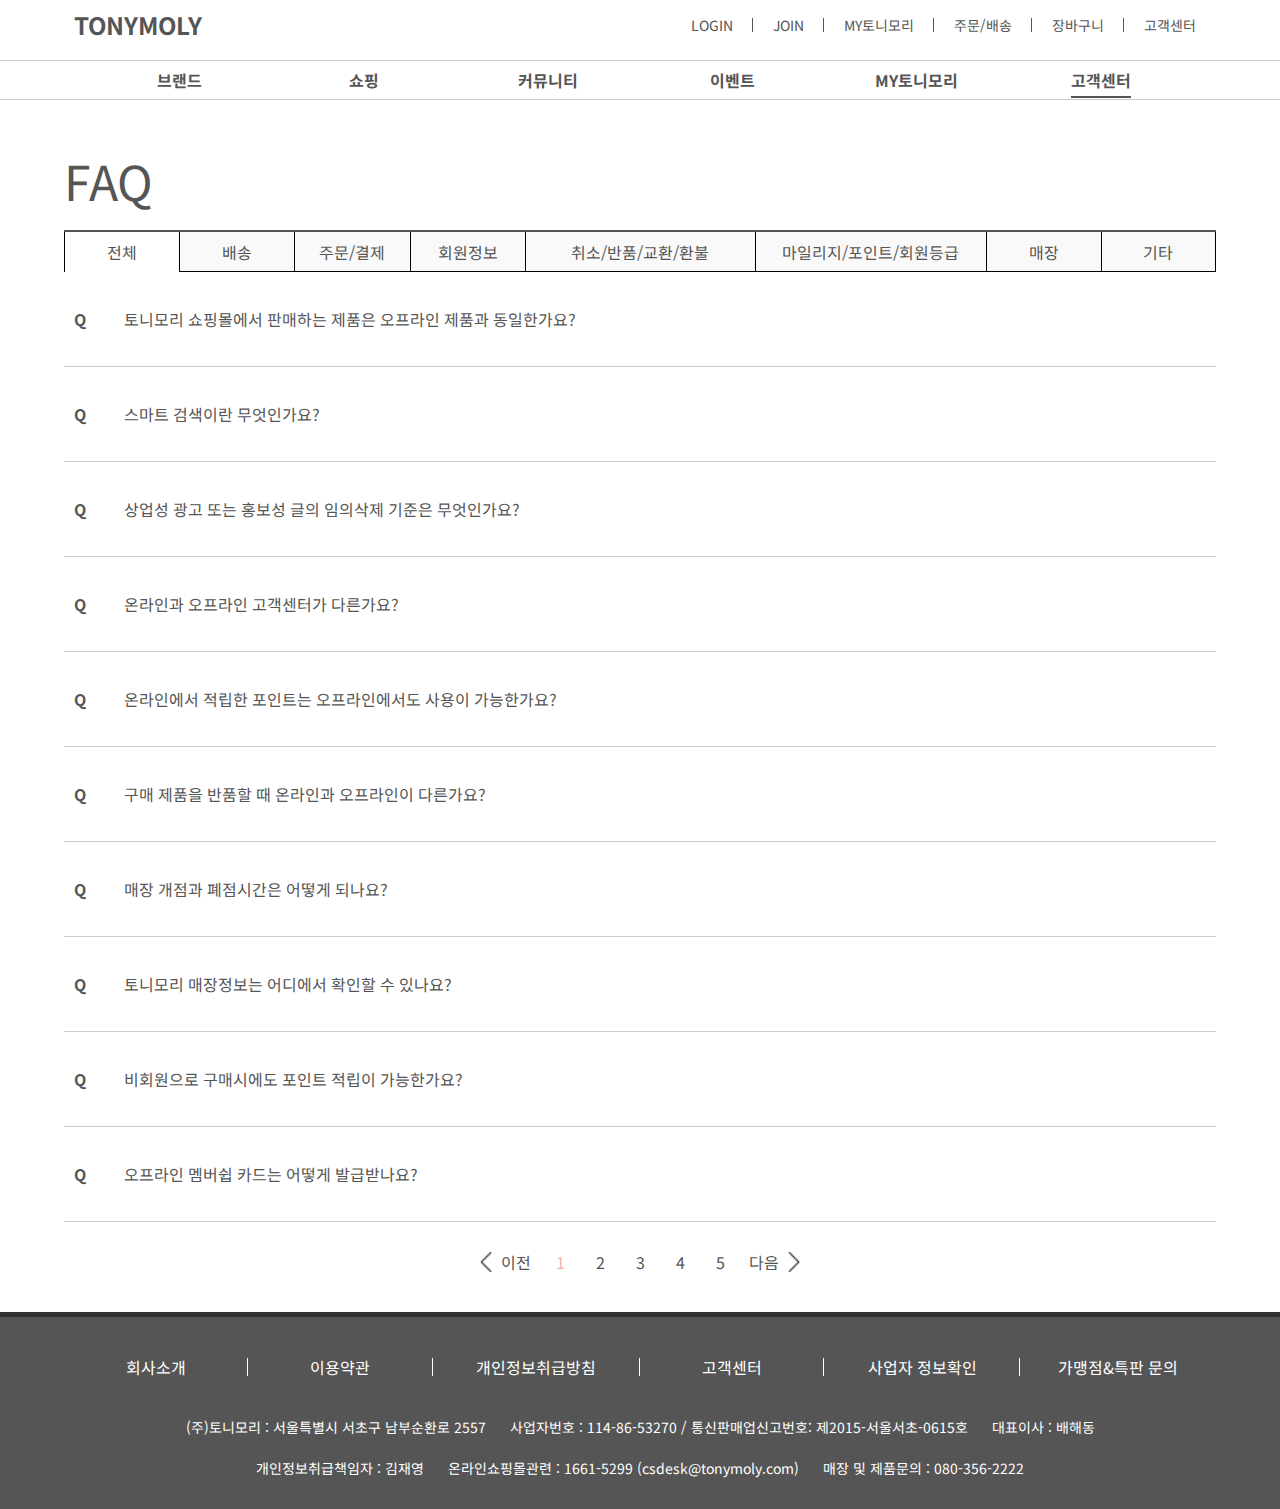
<file: service/service.html>
<!DOCTYPE html>
<html lang="ko">

<head>
    <meta charset="UTF-8">
    <meta name="description" content="Lee jin su portfolio site">
    <meta name="keywords" content="web publisher portfolio, 웹 퍼블리셔 포트폴리오, 반응형웹, 접근성, 홈페이지">
    <meta name="author" content="Lee Jin Su">
    <meta name="viewport" content="width=device-width,initial-scale=1.0">
    <meta http-equiv="X-UA-Compatible" content="ie=edge">
    <meta name="format-detection" content="telephone=no" />
    <title>토니모리 쇼핑몰입니다.</title>
    <link rel="stylesheet" href="../css/style.css">
    <script src="https://cdnjs.cloudflare.com/ajax/libs/jquery/3.3.1/jquery.min.js"></script>
    <script src="../js/common.js"></script>
    <!--IE10 이하 브라우저-->
    <!--[if IE]>
      <script src="https://cdnjs.cloudflare.com/ajax/libs/respond.js/1.4.2/respond.min.js"></script>
    <![endif]-->
</head>

<body>
    <div id="_skip_menu">
        <a href="#_container">본문 바로가기</a>
        <a href="#_gnb">메뉴 바로가기</a>
    </div>
    <div id="_wrap">
        <header id="_header">
            <div class="_header_top_wrap">
                <div class="_header_top _clearfix">
                    <div class="_logo_wrap">
                        <h1 class="_logo"><a href="../index.html">TONYMOLY</a></h1>
                    </div>
                    <div class="_member_info_wrap">
                        <ul class="_member_info_lsts _clearfix">
                            <li class="_lst _lst1"><a href="#">LOGIN</a></li>
                            <li class="_lst _lst2"><a href="#">JOIN</a></li>
                            <li class="_lst _lst3"><a href="#">MY토니모리</a></li>
                            <li class="_lst _lst4"><a href="#">주문/배송</a></li>
                            <li class="_lst _lst5"><a href="#">장바구니</a></li>
                            <li class="_lst _lst6"><a href="#">고객센터</a></li>
                        </ul>
                    </div>
                </div>
            </div>
            <div class="_header_down_wrap">
                <div class="_header_down _shopping">
                    <div id="_gnb" class="_local_menu _shopping">
                        <ul class="_local_menu_lsts _clearfix">
                            <li class="_lst _lst1">
                                <a href="../brand/brand.html">브랜드</a>
                                <ul class="_sub_lst">
                                    <li><a href="../brand/brand.html">ABOUT BRAND</a></li>
                                    <li><a href="#">GLOBAL</a></li>
                                    <li><a href="#">AD</a></li>
                                    <li><a href="#">PR</a></li>
                                    <li><a href="#">매장안내</a></li>
                                    <li><a href="#">채용안내</a></li>
                                    <li><a href="#">찾아오시는길</a></li>
                                </ul>
                            </li>
                            <li class="_lst _lst2">
                                <a href="../index.html">쇼핑</a>
                                <ul class="_sub_lst">
                                    <li><a href="#">BEST SELLER</a></li>
                                    <li><a href="#">NEW ARRIVAL</a></li>
                                    <li><a href="#">MD CHOICE</a></li>
                                    <li><a href="#">스킨케어</a></li>
                                    <li><a href="#">클렌징/마사지/팩</a></li>
                                    <li><a href="#">메이크업</a></li>
                                    <li><a href="#">바디/헤어</a></li>
                                    <li><a href="#">남성케어</a></li>
                                    <li><a href="#">화장소품</a></li>
                                </ul>
                            </li>
                            <li class="_lst _lst3">
                                <a href="../community/community.html">커뮤니티</a>
                                <ul class="_sub_lst">
                                    <li><a href="#">상품리뷰</a></li>
                                    <li><a href="#">온라인품평단</a></li>
                                    <li><a href="#">예뻐지는 TIP</a></li>
                                    <li><a href="#">아이디어 노트</a></li>
                                </ul>
                            </li>
                            <li class="_lst _lst4">
                                <a href="../event/event.html">이벤트</a>
                                <ul class="_sub_lst">
                                    <li><a href="#">진행중인 이벤트</a></li>
                                    <li><a href="#">지난 이벤트</a></li>
                                    <li><a href="#">출석체크 이벤트</a></li>
                                    <li><a href="#">게임 이벤트</a></li>
                                </ul>
                            </li>
                            <li class="_lst _lst5">
                                <a href="../mytonymoly/mytonymoly.html">MY토니모리</a>
                                <ul class="_sub_lst">
                                    <li><a href="#">회원정보 관리</a></li>
                                    <li><a href="#">주문관리</a></li>
                                    <li><a href="#">MY REVIEW</a></li>
                                    <li><a href="#">MY Q&A</a></li>
                                    <li><a href="#">1:1문의 내역</a></li>
                                </ul>
                            </li>
                            <li class="_lst _lst6 _active">
                                <a href="../service/service.html">고객센터</a>
                                <ul class="_sub_lst">
                                    <li><a href="#">공지사항</a></li>
                                    <li><a href="#">FAQ</a></li>
                                    <li><a href="#">1:1문의게시판</a></li>
                                    <li><a href="#">멤버쉽</a></li>
                                </ul>
                            </li>
                        </ul>
                    </div>
                </div>
            </div>
            <div class="_moblie_menu_btn_wrap">
                <button type="button" class="_m_btn" title="모바일 메뉴 활성화/비활성화 버튼">
                    <span class="_top"></span>
                    <span class="_mid"></span>
                    <span class="_bot"></span>
                </button>
            </div>
            <div id="_moblie_menu_wrap">
                <div class="_moblie_gnb" class="_moblie_menu">
                    <ul class="_moblie_menu_lsts">
                        <li class="_lst _lst1">
                            <a href="../brand/brand.html">브랜드<span>(Brand)</span></a>
                            <ul class="_sub_lst _clearfix">
                                <li><a href="#">ABOUT BRAND</a></li>
                                <li><a href="#">GLOBAL</a></li>
                                <li><a href="#">AD</a></li>
                                <li><a href="#">PR</a></li>
                                <li><a href="#">매장안내</a></li>
                                <li><a href="#">채용안내</a></li>
                                <li><a href="#">찾아오시는길</a></li>
                            </ul>
                        </li>
                        <li class="_lst _lst2">
                            <a href="../index.html">쇼핑<span>(Shopping)</span></a>
                            <ul class="_sub_lst _clearfix">
                                <li><a href="#">BEST SELLER</a></li>
                                <li><a href="#">NEW ARRIVAL</a></li>
                                <li><a href="#">MD CHOICE</a></li>
                                <li><a href="#">스킨케어</a></li>
                                <li><a href="#">클렌징/마사지/팩</a></li>
                                <li><a href="#">메이크업</a></li>
                                <li><a href="#">바디/헤어</a></li>
                                <li><a href="#">남성케어</a></li>
                                <li><a href="#">화장소품</a></li>
                            </ul>
                        </li>
                        <li class="_lst _lst3">
                            <a href="../community/community.html">커뮤니티<span>(Community)</span></a>
                            <ul class="_sub_lst _clearfix">
                                <li><a href="#">상품리뷰</a></li>
                                <li><a href="#">온라인품평단</a></li>
                                <li><a href="#">예뻐지는 TIP</a></li>
                                <li><a href="#">아이디어 노트</a></li>
                            </ul>
                        </li>
                        <li class="_lst _lst4">
                            <a href="../event/event.html">이벤트<span>(Event)</span></a>
                            <ul class="_sub_lst _clearfix">
                                <li><a href="#">진행중인 이벤트</a></li>
                                <li><a href="#">지난 이벤트</a></li>
                                <li><a href="#">출석체크 이벤트</a></li>
                                <li><a href="#">게임 이벤트</a></li>
                            </ul>
                        </li>
                        <li class="_lst _lst5">
                            <a href="../mytonymoly/mytonymoly.html">MY토니모리<span>(My Tonymoly)</span></a>
                            <ul class="_sub_lst _clearfix">
                                <li><a href="#">회원정보 관리</a></li>
                                <li><a href="#">주문관리</a></li>
                                <li><a href="#">MY REVIEW</a></li>
                                <li><a href="#">MY Q&A</a></li>
                                <li><a href="#">1:1문의 내역</a></li>
                            </ul>
                        </li>
                        <li class="_lst _lst6">
                            <a href="../service/service.html">고객센터<span>(Service Center)</span></a>
                            <ul class="_sub_lst _clearfix">
                                <li><a href="#">공지사항</a></li>
                                <li><a href="#">FAQ</a></li>
                                <li><a href="#">1:1문의게시판</a></li>
                                <li><a href="#">멤버쉽</a></li>
                            </ul>
                        </li>
                    </ul>
                </div>
            </div>
        </header>
        <section id="_container" class="_my_tonymoly _service">
            <h2 class="_sub_tit _hide">service page</h2>
            <article class="_content_container">
                <div class="_content_wrap _content_01">
                    <div class="_content_box">
                        <div class="_tit_box">
                            <h3 class="_login_tit">FAQ</h3>
                        </div>
                        <div class="_faq_lsts_container">
                            <div class="_faq_lsts_wrap">
                                <ul class="_faq_lsts _clearfix">
                                    <li class="_faq_lst _lst1 _active">
                                        <a href="#">전체</a>
                                    </li>
                                    <li class="_faq_lst _lst2">
                                        <a href="#">배송</a>
                                    </li>
                                    <li class="_faq_lst _lst3">
                                        <a href="#">주문/결제</a>
                                    </li>
                                    <li class="_faq_lst _lst4">
                                        <a href="#">회원정보</a>
                                    </li>
                                    <li class="_faq_lst _lst5">
                                        <a href="#">취소/반품/교환/환불</a>
                                    </li>
                                    <li class="_faq_lst _lst6">
                                        <a href="#">마일리지/포인트/회원등급</a>
                                    </li>
                                    <li class="_faq_lst _lst7">
                                        <a href="#">매장</a>
                                    </li>
                                    <li class="_faq_lst _lst8">
                                        <a href="#">기타</a>
                                    </li>
                                </ul>
                            </div>
                            <div class="_qa_lsts_container">
                                <div class="_qa_lsts_wrap _all _active">
                                    <div class="_qa_lsts">
                                        <dl>
                                            <dt><a href="#">토니모리 쇼핑몰에서 판매하는 제품은 오프라인 제품과 동일한가요?</a></dt>
                                            <dd>저희 토니모리 온라인 쇼핑몰에서 판매하는 모든 제품은 토니모리 본사에서 생산하는 제품으로 온/오프라인 매장 모두 동일한 제품입니다.</dd>
                                            <dt><a href="#">스마트 검색이란 무엇인가요?</a></dt>
                                            <dd>스마트 검색이란 "피부 고민별, 피부 타입별, 토니모리 브랜드 라인명" 유형에 따라 상품을 검색할 수 있어, 고객님에게 적합한 상품을 쉽고 빠르게 찾을 수 있는 기능을 합니다.</dd>
                                            <dt><a href="#">상업성 광고 또는 홍보성 글의 임의삭제 기준은 무엇인가요?</a></dt>
                                            <dd>게시판 성격과 다른 글들이 올라오는 경우, 토니모리에서는 바로 삭제조치를 취합니다.<br>글의 성격상 경쟁사이트를 언급하거나, 비난, 언어폭력 등의 내용을 올리는 회원은 강제 회원탈퇴는 물론 법적인 대응도 고려하고 있습니다. 회원탈퇴가 된 고객은 그 동안의 포인트가 소멸되고 토니모리 회원으로 재가입이 불가능 합니다. 이점 양지하시기 바랍니다.</dd>
                                            <dt><a href="#">온라인과 오프라인 고객센터가 다른가요?</a></dt>
                                            <dd>온라인과 오프라인 고객센터는 별도로 존재합니다.<br>온라인 고객센터 문의는 1661-5299으로 연락주시기 바랍니다. 상담시간은 평일 10:00~17:00(점심시간 12:00~13:00시)이며, 토요일/일요일/공휴일 휴무입니다.<br>오프라인 고객센터 문의는 080-356-2222으로 연락주시기 바랍니다. 상담시간은 평일 10:00~17:00(점심시간 12:00~13:00시)이며, 토요일/일요일/공휴일 휴무입니다.</dd>
                                            <dt><a href="#">온라인에서 적립한 포인트는 오프라인에서도 사용이 가능한가요?</a></dt>
                                            <dd>적립금은 오프라인 매장과 온라인 쇼핑몰에서 다 사용하실 수 있습니다.</dd>
                                            <dt><a href="#">구매 제품을 반품할 때 온라인과 오프라인이 다른가요?</a></dt>
                                            <dd>제품의 교환, 환불처리 시에 온라인과 오프라인의 고객 상담실이 다르게 운영되며, 온라인 구매한 사항은 온라인에서만 처리 가능하며,<br>오프라인 구매한 사항은 오프라인의 처리만 가능합니다. 자세한 상담을 원하실 때에는 구매한 곳으로 문의하시면 상세 상담이 가능하십니다.</dd>
                                            <dt><a href="#">매장 개점과 폐점시간은 어떻게 되나요?</a></dt>
                                            <dd>영업점마다 약간의 차이는 있지만 대부분의 매장은 오전 10시~11시 정도에 개점하여 오후 10시 정도에 업무가 종료됩니다.<br>백화점이나 할인마트 내의 매장인 경우, 해당 백화점과 할인마트 폐점시간에 맞춰서 운영이 됩니다.</dd>
                                            <dt><a href="#">토니모리 매장정보는 어디에서 확인할 수 있나요?</a></dt>
                                            <dd>토니모리 매장정보는 브랜드 >> 매장 안내 >> 전국 매장 찾기에서 확인하실 수 있습니다.</dd>
                                            <dt><a href="#">비회원으로 구매시에도 포인트 적립이 가능한가요?</a></dt>
                                            <dd>비회원으로 구매시, 포인트 적립이 되지 않으므로 로그인 후 주문하시기를 권장해드립니다.</dd>
                                            <dt><a href="#">오프라인 멤버쉽 카드는 어떻게 발급받나요?</a></dt>
                                            <dd>멤버쉽 카드는 가까운 토니모리 매장을 방문하셔서 간단한 개인정보(성명,휴대폰 번호,생년월일)를 알려주시면 즉석에서 발급해 드립니다. 온라인을 통해서는 발급되지 않습니다.</dd>
                                        </dl>
                                        <dl>
                                            <dt><a href="#">포인트의 유효기간이 있나요?</a></dt>
                                            <dd>소멸기준 : 전전년 적립금 소멸<br>(예시 : 2015년 적용시 2013년 누적 적립금 소멸, 매년 1~2월초 진행)</dd>
                                            <dt><a href="#">포인트는 어디서 확인 할 수 있나요?</a></dt>
                                            <dd>MY TONYMOLY >> 적립포인트 조회에서 확인 가능하십니다.</dd>
                                            <dt><a href="#">토니모리 적립금은 어떻게 사용하는 건가요?</a></dt>
                                            <dd>적립금은 토니모리 매장과 온라인쇼핑몰에서 현금처럼 사용 하실 수 있으며 2,000포인트 이상 적립시 사용 가능합니다.<br>예를 들면, 2,894포인트가 적립되었다면 2,800포인트만 사용 할 수 있습니다. (제품 구매시 포인트 사용할 경우 자동으로 차감 처리 됩니다.)<br><br> [포인트를 이용한 구매]<br>&nbsp;&nbsp;1. 결재 방법 선택 창에서 포인트를 제외한 금액을 결제할 수단을 선택합니다.<br>&nbsp;&nbsp;&nbsp;&nbsp;(예: 신용카드, 온라인 입금(가상계좌이체))<br>&nbsp;&nbsp;2. 다음 단계로 넘어가셔서 사은품을 선택하신 후 화면을 아래로 내립니다.<br>&nbsp;&nbsp;3. 여기에 보시면 총 결제 금액과 포인트 사용 가능금액이 보여집니다.<br>&nbsp;&nbsp;4. 여기서 사용을 원하시는 포인트 금액만큼 자유롭게 입력하신 후 다음 단계로 넘어 가시면 됩니다.<br>&nbsp;&nbsp;5. 다음 단계에서 포인트 사용 후 남은 금액을 신용카드나 온라인입금(가상계좌이체방법)으로 결제 하시면 됩니다.</dd>
                                            <dt><a href="#">적립금은 언제 적립 해주나요?</a></dt>
                                            <dd>쇼핑몰에서 구매시 적립금은 구매하신 상품이 출고완료 후 적용이 되고 매장에서 구매시 결제 완료후 적용이 됩니다. 또한 상품 구매 이외에, 토니모리 쇼핑몰에서 시행하는 특별이벤트시 약속 드린 만큼의 포인트를 적립됩니다. 이 경우, 이벤트 완료 후 적립됩니다.</dd>
                                            <dt><a href="#">적립금은 얼마부터 사용이 가능한가요?</a></dt>
                                            <dd>적립금은 제품 구매시 현금처럼 사용하실 수 있습니다. 단 2,000포인트 이상부터 100원 단위로 사용이 가능하며 결제시 포인트 결제란에 보유하신 포인트 한도내에서 구매 금액의 일부를 포인트로 결제하실 수 있습니다. 반품시 결제수단으로 사용하셨던 포인트는 자동으로 환원됩니다.</dd>
                                            <dt><a href="#">오프라인에서 적립한 적립금을 온라인에서도 사용이 가능한가요?</a></dt>
                                            <dd>적립금은 오프라인 매장과 온라인 쇼핑몰에서 다 사용하실 수 있습니다.</dd>
                                            <dt><a href="#">회원등급에 따라 적립금 혜택이 다른가요?</a></dt>
                                            <dd>[회원등급 혜택안내]<br><br>1. 일반&신규회원<br>1) 기준 : 토니모리 회원으로 가입하신 신규고객<br>2) 혜택 : 3천원 할인쿠폰 증정 (즉시사용가능)<br>&nbsp; &nbsp; &nbsp; &nbsp; &nbsp;멤버십데이 10% ~ 20%<br>2. VIP<br>1) 기준 : 3만원 이상 7만원 미만 토니모리 제품을 구매하신 고객 (매월 초 변경)<br>2) 혜택 : 연1회 20% 할인쿠폰 증정<br>&nbsp; &nbsp; &nbsp; &nbsp; &nbsp;연2회 (5월, 11월) VOUCHER 증정)<br>&nbsp; &nbsp; &nbsp; &nbsp; &nbsp;멤버십데이 10% ~ 20%<br>3. VVIP<br>1) 기준 : 7만원이상 15만원 미만 토니모리 제품을 구매하신 고객 (매월 초 변경)<br>2) 혜택 : 연1회 20% 할인쿠폰 증정<br>&nbsp; &nbsp; &nbsp; &nbsp; &nbsp;연2회 (5월, 11월) VOUCHER 증정)<br>&nbsp; &nbsp; &nbsp; &nbsp; &nbsp;멤버십데이 10% ~ 20%<br>4. TONYLUXE<br>1) 기준 : 15만원 이상 토니모리 제품을 구매하신 고객 (매월 초 변경)<br>2) 혜택 : 연1회 30% 할인쿠폰 증정<br>&nbsp; &nbsp; &nbsp; &nbsp; &nbsp;월 1회 20% 할인쿠폰 증정<br>&nbsp; &nbsp; &nbsp; &nbsp; &nbsp;연 3회 (5,11,12월) VOUCHER 증정<br>&nbsp; &nbsp; &nbsp; &nbsp; &nbsp;멤버쉽데이 30%<br>&nbsp; &nbsp; &nbsp; &nbsp; &nbsp;* 승급혜택 연 1회 5,000 포인트<br>5. TONYBLACK<br>1) 기준 : 가입비 2만원<br>2) 혜택 : 연1회 30% 할인쿠폰 증정<br>&nbsp; &nbsp; &nbsp; &nbsp; &nbsp;월2회 30% 할인쿠폰 증정<br>&nbsp; &nbsp; &nbsp; &nbsp; &nbsp;블랙베네핏 : 연12회 (매월 혜택 부여)<br>&nbsp; &nbsp; &nbsp; &nbsp; &nbsp;멤버쉽 데이 30% + 5만원 상당 키트 증정</dd>
                                            <dt><a href="#">반품 시 포인트와 쿠폰은 어떻게 되나요?</a></dt>
                                            <dd>사용하신 적립 포인트는 반품 완료시 즉시 되돌려드리고, 주문시 사용된 쿠폰은 재발급되지 않습니다.</dd>
                                            <dt><a href="#">상품의 교환 및 환불이 불가능한 경우도 있나요?</a></dt>
                                            <dd>&#91;교환/환불 되지 않는 경우&#93;<br>1. 소비자에게 책임이 있는 사유로 상품이 멸실되거나 훼손된 경우 (다만 상품 내용을 확인하기 위하여 포장 등을 훼소한 경우는 제외)<br>2. 고객의 사용 또는 일부 소비로 상품 가치가 현저히 감소한 경우<br>3. 시간이 지나 다시 판매하기 곤란할 정도록 상품의 가치가 현저히 감소한 경우<br>4. 복제가 가능한 상품의 포장을 훼손한 경우<br>5. 고객의 주문에 따라 개별적으로 생산되는 상품 또는 이와 유사한 상품에 대하여 청약철회 등을 인정하는 경우 통신판매업자에게 회복할 수 없는 중대한 피해가 예상되는 경우로서 사전에 해당 거래에 대하여 별도록 그 사실을 고지하고 고객의 서면(전자문서 포함)에 의한 동의를 받은 경우<br>교환/반품 접수 절차 없이 임의로 반송할 경우, 환불이 지연될 수 있으니 자세한 문의사항에 대해서는 고객센터(1661-5299)로 문의주시면 감사하겠습니다.</dd>
                                            <dt><a href="#">주문이 자동으로 취소되었어요.</a></dt>
                                            <dd>주문을 하시고 입금은 일주일 안으로 하셔야 합니다. 일주일 이상 입금확인이 안될 경우, 주문이 자동으로 취소가 되오니 이 점 참고 부탁드립니다.</dd>
                                        </dl>
                                        <dl>
                                            <dt><a href="#">환불은 어떻게 받나요?</a></dt>
                                            <dd>결제 유형에 따른 환불 소요 기간은 다음과 같습니다.<br>(1) 카드 결제 : 카드승인 취소는 즉시 접수되나, 카드사 사정에 따라 승인취소 기간이 3~7일 정도 소요됩니다.<br>(2) 무통장 환불: 3영업일 이내 진행되며, 대금 환급을 지연한 때에는 그 지연기간에 대하여 연 100분의 40 이내의 범위에서 <은행법>에 따른 은행이 적용하는 연체 금리 등 경제사정을 고려하여 대통령령으로 정하는 이율을 곱하여 산정한 지연이자를 지급합니다. (단 토, 일, 공휴일은 제외됩니다.)<br>(3) 포인트 : 주문시 사용하신 포인트은 즉시 돌려드립니다.<br>(4) 할인쿠폰 : 주문 후 반품, 환불의 경우 한번 사용하신 쿠폰은 재사용 하실 수 없습니다.</dd>
                                            <dt><a href="#">변심으로 인한 반품은 어떻게 하나요?</a></dt>
                                            <dd>사전 연락 없이 제품을 보내신 경우에는 교환 또는 환불이 불가능 하기 때문에 교환 및 반품 요청은 먼저 상담원과 상담 후에 결정하셔야 합니다. 변심으로 인한 반품의 경우 미개봉 상품에 한하여 제품 구매일로부터 14일 이내에 반품이 가능합니다. 다만, 고객님의 변심에 의한 반품은 왕복 택배비(5,000원)를 고객님께서 부담하셔야 한다는 점 참고 부탁 드립니다. 결제 방법에 따라 환불절차가 다를 수 있으니, 1:1 게시판 또는 고객센터(1661-5299)로 문의 주시기 바랍니다.</dd>
                                            <dt><a href="#">제품 용기가 불량이고, 내용물에 이상이 있습니다.</a></dt>
                                            <dd>용기불량이나 물건에 하자가 있는 경우, 고객님이 받으신 상품들의 내용이 표시, 광고 내용과 다르거나 계약 내용과 다르게 이행된 경우에는 상품을 수령한 날부터 3개월이내, 그 사실을 안 날 또는 알 수 있었던 날부터 30일 이내 1:1 게시판 또는 고객센터(1661-5299)로 문의 주시면 됩니다. 상담원 접수를 통해 수령지로 해당영업소 택배기사님을 보내 드려 반송조치한 후, 저희 토니모리에 제품이 반입되면 이상여부 검수결과에 따라 환불처리를 해드리고 있사오니 이 점 참고 부탁드립니다.</dd>
                                            <dt><a href="#">제품을 받지 못했거나 제품이 잘못 배송된 경우 어떻게 하나요?</a></dt>
                                            <dd>제품을 받지 못하셨거나 주문하신 제품과 다른 제품이 배송된 경우에는 90일 이내 1:1 게시판 또는 고객센터(1661-5299)로 문의 해주시면 신속히 처리해드리겠습니다.</dd>
                                            <dt><a href="#">온라인 쇼핑몰과 일반 매장의 반품 절차가 다른가요?</a></dt>
                                            <dd>(1) 온라인 쇼핑몰 구매 시: 온라인에서만 처리할 수 있고, 구매일로부터 15일 이내에 반품이 가능합니다. 단순 고객 변심등의 사유로 인한 교환/반품의 경우의 (왕복)배송비는 고객부담입니다.<br>(2) 매장 구매 시: 구입일로부터 7일 이내에 영수증을 지참 후 구매한 매장으로 방문해주시기 바랍니다.<br>* 주의사항: 단순 변심에 의한 교환, 환불은 개봉전 제품에 한하여 가능하오니 이 점 참고 부탁드립니다.</dd>
                                            <dt><a href="#">제품이 반송되었습니다.</a></dt>
                                            <dd>반송된 사유에 따라서 재배송이 됩니다. 하지만 주소불명, 수취인부재, 수취인 미거주, 수취 거절, 연락불가 등의 사유로 반송이 된 경우에는 재배송이 되지 않으며, 재배송료 2,500원(도서산간지역 4,500원)을 국민은행 (계좌: 088201-04-147676), (예금주: (주)토니모리)로 입금하시면 재배송해 드립니다. 환불을 원하실 경우, 반송료 2,500원을 제외하고 환불이 가능하오니 이 점 참고 부탁드립니다.</dd>
                                            <dt><a href="#">제품을 받았는데 파손되었습니다.</a></dt>
                                            <dd>배송 과정에서 파손된 경우, 제품을 수령하신 지 3개월 이내, 그 사실을 안 날 또는 알 수 있었던 날로부터 30일 이내에 1:1 게시판 또는 고객상담실(1661-5299)로 문의 주시면 제품을 재 배송해 드리고 있으며, 재배송된 제품을 받으실 때 파손된 제품을 맞교환하시면 됩니다. 하지만 제품 배송 중 파손이 아닌 고객님의 취급 부주의로 인한 파손일 경우에는 교환 및 환불이 불가능하오니 이 점 참고 부탁드립니다.</dd>
                                            <dt><a href="#">주문완료가 되었는데 취소할 수 있는가요?</a></dt>
                                            <dd>주문 후 처리상황이 입금대기 혹은 입금완료 상태일 경우에만 취소가 가능합니다. 로그인 후 주문내역 조회에서 주문건을 클릭하신 후 페이지 하단에 주문취소 버튼을 클릭하여 주시면 됩니다. 주문상태가 출고대기/ 출고완료일 경우에는 주문취소가 불가능하오니 이 점 참고 부탁드립니다.<br>( 출고대기/ 출고완료 상태에서 취소를 원하실 경우 별도의 반품 택배비가 부과됩니다.)</dd>
                                            <dt><a href="#">피부 트러블로 인한 교환/환불은 가능한가요?</a></dt>
                                            <dd>구매 후 15일 이내에 피부 트러블임을 증명할 수 있는 처방전이나 피부과 소견서 혹은 진단서를 준비해주시기 바랍니다. 고객센터와 (1661-5299) 통화 후 FAX로 보내 주시면 제품 회수 후 확인하여 교환이나 환불이 가능합니다. 피부 트러블 외에 개인적인 취향에 의한 단순 변심 사유만으로는 교환/반품이 불가합니다. 전체 내용물의 20% 미만 용량 사용 제품에 한하여 교환/환불이 가능합니다.</dd>
                                            <dt><a href="#">회원가입을 해야만 상품 구매가 가능한가요?</a></dt>
                                            <dd>비회원으로도 구매가 가능합니다. 하지만 비회원 구매 시 쇼핑몰 구매 포인트 적립과 각종 이벤트 혜택을 받으실 수 없습니다. 토니모리 쇼핑몰에는 고객님들의 합리적인 쇼핑을 위한 다양한 프로모션들이 기다리고 있으니 회원가입을 통해 다양한 혜택을 누려보실 것을 권장드립니다.</dd>
                                        </dl>
                                        <dl>
                                            <dt><a href="#">외국인도 회원 가입이 가능한가요?</a></dt>
                                            <dd>[외국인등록증]이 있는 경우 회원 가입이 가능합니다. 회원 가입 시 외국인등록번호로 인증절차를 통하여 정상적으로 회원가입이 진행됩니다. 해외배송은 지원되고 있지 않사오니 이 점 양해 부탁드립니다.</dd>
                                            <dt><a href="#">모든 연령이 가입 가능한가요?</a></dt>
                                            <dd>토니모리 회원 가입은 크게 일반회원(14세 이상 내국인), 외국인 회원으로 구분되며 토니모리 회원 서비스를 이용하기 위해서는 각 회원에게 필요로 하는 회원 등록 절차를 거쳐, 서비스 이용이 가능합니다. 단, 14세 미만은 가입이 불가하오니 이 점 양해부탁드립니다.</dd>
                                            <dt><a href="#">회원 가입을 하면 어떤 혜택이 있나요?</a></dt>
                                            <dd>토니모리의 모든 제품을 매장을 방문하지 않고 온라인 상에서 편리하게 구매하실 수 있으며, 각종 이벤트 참여 및 생일 할인 쿠폰 발행과 같은 부가서비스 이용이 가능합니다. 또한 회원가입 시 이메일이나 SMS문자 수신에 동의하실 경우 다양하고 실속 있는 상품 정보와 쇼핑 이벤트 정보를 받아보실 수 있습니다. 토니모리 쇼핑몰에서 제품 구매시 회원 등급별로 최대 10%할인과 5% 적립의 혜택을 드리며, 2000포인트 이상부터 제품 주문 시 현금처럼 사용 가능하오니 많은 이용 부탁드리겠습니다.</dd>
                                            <dt><a href="#">아이디와 비밀번호가 기억나지 않아요.</a></dt>
                                            <dd>토니모리 로그인시 메뉴에 아이디/비밀번호 찾기에 가시면 간단한 정보 입력으로 회원님의 아이디와 비밀번호를 확인하실 수 있습니다. 아이디/비밀번호찾기에서 확인이 되시지 않는다면, 고객센터(1661-5299)로 문의 주시기 바랍니다.</dd>
                                            <dt><a href="#">회원정보 변경은 어떻게 하나요?</a></dt>
                                            <dd>개인정보를 변경하고자 하실때는 MY TONYMOLY→ 회원정보관리 에서 아이디, 주민등록번호, 이름을 제외한 모든 정보를 변경하실 수 있습니다. 특히 상품배송과 관련 있는 거주지나 연락처가 변경되신 경우 반드시 수정해 주시기 바랍니다.</dd>
                                            <dt><a href="#">아이디와 비밀번호 변경이 가능한가요?</a></dt>
                                            <dd>비밀번호는 자유롭게 변경할 수 있지만 아이디는 수정할 수 없습니다. 아이디 변경을 원하시면 기존 아이디를 탈퇴하시고 재가입을 하셔야 합니다. 비밀번호 변경은 [MY TONYMOLY→ 회원정보 수정] 에서 수정하시면 됩니다.</dd>
                                            <dt><a href="#">가입 시 주민등록번호를 입력해야 하나요? 기존에 입력한 주민번호는 어떻게 되나요?</a></dt>
                                            <dd>토니모리에서는 더욱 안전한 회원 정보 관리와 보안 강화를 위해 회원가입 시, 주민등록번호 수집을 중단하며, 이미 가입된 회원의 주민등록번호 일체를 폐기할 예정입니다. 토니모리 회원 가입 시 실명확인 과정은 현재와 같으며 실명확인 절차를 위해 입력된 주민등록번호의 경우, 신용평가기관을 통해 실시간으로 실명, 성별, 생년월일을 확인하는데 사용되며 별도 저장되지 않습니다. 이러한 운영 방침에 따라 추후에는 주민등록번호 식별을 대신하여 신용평가기관으로부터 확인된 확인 값으로 각 회원의 실명확인 및 중복 가입 여부, 아이디/비밀번호 찾기 등 개인정보 확인을 위해 활용할 방침입니다. 또한, 기존 회원가입 시, 입력되었던 주민등록번호(외국인인 경우 외국인 등록번호)를 회원데이터에서 모두 폐기할 예정입니다.</dd>
                                            <dt><a href="#">최근에 탈퇴 했습니다. 다시 가입하고 싶은데 어떻게 해야 되나요?</a></dt>
                                            <dd>자진탈퇴를 하신 경우 1개월 이내 재가입이 불가능합니다. 재가입을 원하시는 경우는 고객센터(1661-5299)로 연락해주시기 바랍니다.</dd>
                                            <dt><a href="#">회원탈퇴는 어떻게 하나요?</a></dt>
                                            <dd>탈퇴를 원하실 경우 홈페이지 상단 [ MY TONYMOLY-> 회원정보관리-> 회원탈퇴 ] 에서 하실 수 있습니다.<br>회원 탈퇴 이후 1개월 동안은 토니모리에 재가입하실 수 없습니다. 또한, 기존 적립하신 모든 포인트가 자동 소멸되며 삭제된 포인트는 재가입시 에도 복구되지 않습니다. 탈퇴 이후에는 어떠한 방법으로도 개인정보를 복원할 수 없으니 회원탈퇴 전 신중하게 고려하시길 바랍니다.</dd>
                                            <dt><a href="#">카드 승인취소 확인은 어떻게 하나요?</a></dt>
                                            <dd>카드사에 따라 차이가 있을수 있으나, 승인취소는 5일~10일 정도 후 해당 카드사의 고객센터나 웹사이트를 통해 확인이 가능합니다.</dd>
                                        </dl>
                                        <dl>
                                            <dt><a href="#">결제시 오류가 생겼습니다.</a></dt>
                                            <dd>1:1 게시판이나 고객센터(1661-5299)로 연락 주시면 신속하고 친절하게 안내해드리겠습니다.</dd>
                                            <dt><a href="#">주문을 취소하고 싶어요.</a></dt>
                                            <dd>주문 후 처리상황이 주문완료 혹은 결제확인 상태일 경우에만 취소가 가능 합니다. 주문을 취소하려면 [MY 토니모리]에서 취소신청을 하시면 됩니다.</dd>
                                            <dt><a href="#">타인이름으로 입금한 경우는 어떻게 되나요?</a></dt>
                                            <dd>회원만의 고유계좌 번호이므로 타인이름으로 입금하신 경우라도 주문금액과 입금금액이 같으면 입금확인이 됩니다.</dd>
                                            <dt><a href="#">주문내역을 확인하고 싶어요.</a></dt>
                                            <dd>[MY 토니모리]에서 회원님의 주문내역을 확인하시면 됩니다. [MY 토니모리]에서 확인이 되지 않으면 1:1 게시판이나 고객센터(1661-5299) 로 연락주시기 바랍니다.</dd>
                                            <dt><a href="#">결제시 포인트를 사용하고 싶습니다.</a></dt>
                                            <dd>토니모리의 전 상품은 포인트 결제가 가능합니다. 주문시 결제에 포인트를 사용하실 경우 2000포인트 이상 적립 시 사용 가능합니다. 포인트는 적용금액 만큼 차감되고 나머지 금액은 신용카드나 계좌이체 등으로 결제하시면 됩니다.</dd>
                                            <dt><a href="#">주문을 했는데,상품을 변경하고 싶습니다.</a></dt>
                                            <dd>주문완료후에는 상품 변경이 불가능합니다. 주문상태가 "입금대기"또는 "입금완료"일경우에는 전체 주문 취소후 재주문하여 주시기 바랍니다. (출고대기/ 출고완료 상태에서는 주문취소가 불가능합니다.)</dd>
                                            <dt><a href="#">주문취소요청을 철회하려면 어떻게 해야하나요 ?</a></dt>
                                            <dd>취소요청 하신 주문은 복구가 불가능하므로 재 주문 하셔야 합니다. 취소 요청 시 다시한번 신중하게 고려하신 후 진행하시길 바랍니다.</dd>
                                            <dt><a href="#">제품구매시 현금영수증과 세금계산서를 발행받을 수 있나요?</a></dt>
                                            <dd>네 가능합니다. 현금영수증은 결제 주문시에 신청하시면 발행 받으실 수 있으며, 세금 계산서는 별도의 요청을 하셔야 받으실 수 있습니다.</dd>
                                            <dt><a href="#">비회원도 주문이 가능한가요?</a></dt>
                                            <dd>토니모리에서는 회원 뿐만 아니라 비회원도 주문하실 수 있습니다 원하시는 상품을 선택한 후 비회원구매로 주문 결제 하시면 됩니다. 비회원 주문시 주문자 이름과 주문번호를 확인 해 주시기 바라며 주문내역은 고객님 이메일 또는 사이트 상단 [비회원주문조회]에서 확인하실수 있습니다. (비회원 구매 시 포인트는 적립되지 않습니다.)</dd>
                                            <dt><a href="#">묶음 배송이 가능한가요?</a></dt>
                                            <dd>실시간 배송 준비로 인하여 현재 묶음배송 서비스는 제공하고 있지 않습니다. 함께 수령을 원하실 경우 주문취소 후 재주문해 주셔야 합니다.</dd>
                                        </dl>
                                        <dl>
                                            <dt><a href="#">해외 배송이 가능한가요?</a></dt>
                                            <dd>해외로의 배송은 불가하오니 이점 양해 부탁드립니다.</dd>
                                            <dt><a href="#">급한 사정이 있어 상품을 빨리 받아보고 싶습니다.</a></dt>
                                            <dd>입금 확인이 된 주문은 다른 주문건과 일괄적으로 처리가 되기 때문에 특정회원 분의 상품만 빨리 배송해 드릴 수 없습니다. 배송기간을 넉넉하게 잡으시고 주문해 주시면 감사하겠습니다.</dd>
                                            <dt><a href="#">배송비는 얼마인가요?</a></dt>
                                            <dd>상품 구매금액이 10,000원 미만일 경우 배송료 2,500원이 부과되며 10,000원 이상 구매부터는 무료배송이 적용됩니다.</dd>
                                            <dt><a href="#">택배회사는 어디를 이용하나요?</a></dt>
                                            <dd>토니모리는 롯데택배를 이용하여 제품을 배송해 드리고 있으며, 군부대 또는 사서함 주소는 우체국 택배를 이용하고 있습니다.</dd>
                                            <dt><a href="#">운송장번호가 추적이 되지 않습니다.</a></dt>
                                            <dd>출고후 택배사의 전산작업이 일괄적으로 진행되므로 운송장번호 추적은 출고 후 다음날 오전 중에 확인이 되는경우가 많습니다.<br>운송장 번호 입력후 익일 후에는 배송추적이 가능합니다.</dd>
                                            <dt><a href="#">군부대로 배송이 가능한가요?</a></dt>
                                            <dd>군부대 특성상 배송이 불가피한 곳이 있으니 배송을 원하실 경우 택배가 들어갈 수 있는지를 확인하신 후 주문해 주시기 바랍니다.<br>군부대 또는 사서함 주소는 우체국 택배로 배송되오니 이점 참고 하시기 바랍니다. 또한, 주문 시 배송 배송요청란에 군부대 배송 요청 글을 한 번 더 남겨주시기 바랍니다.</dd>
                                        </dl>
                                    </div>
                                    <div class="_paging_wrap">
                                        <a href="#" class="_prev_btn"><span class="_prev">이전</span></a>
                                        <div class="_paging"></div>
                                        <a href="#" class="_next_btn"><span class="_next">다음</span></a>
                                    </div>
                                </div>
                                <div class="_qa_lsts_wrap _delivery">
                                    <div class="_qa_lsts">
                                        <dl>
                                            <dt><a href="#">묶음 배송이 가능한가요?</a></dt>
                                            <dd>실시간 배송 준비로 인하여 현재 묶음배송 서비스는 제공하고 있지 않습니다. 함께 수령을 원하실 경우 주문취소 후 재주문해 주셔야 합니다.</dd>
                                            <dt><a href="#">해외 배송이 가능한가요?</a></dt>
                                            <dd>해외로의 배송은 불가하오니 이점 양해 부탁드립니다.</dd>
                                            <dt><a href="#">급한 사정이 있어 상품을 빨리 받아보고 싶습니다.</a></dt>
                                            <dd>입금 확인이 된 주문은 다른 주문건과 일괄적으로 처리가 되기 때문에 특정회원 분의 상품만 빨리 배송해 드릴 수 없습니다. 배송기간을 넉넉하게 잡으시고 주문해 주시면 감사하겠습니다.</dd>
                                            <dt><a href="#">배송비는 얼마인가요?</a></dt>
                                            <dd>상품 구매금액이 10,000원 미만일 경우 배송료 2,500원이 부과되며 10,000원 이상 구매부터는 무료배송이 적용됩니다.</dd>
                                            <dt><a href="#">택배회사는 어디를 이용하나요?</a></dt>
                                            <dd>토니모리는 롯데택배를 이용하여 제품을 배송해 드리고 있으며, 군부대 또는 사서함 주소는 우체국 택배를 이용하고 있습니다.</dd>
                                            <dt><a href="#">운송장번호가 추적이 되지 않습니다.</a></dt>
                                            <dd>출고후 택배사의 전산작업이 일괄적으로 진행되므로 운송장번호 추적은 출고 후 다음날 오전 중에 확인이 되는경우가 많습니다.<br>운송장 번호 입력후 익일 후에는 배송추적이 가능합니다.</dd>
                                            <dt><a href="#">군부대로 배송이 가능한가요?</a></dt>
                                            <dd>군부대 특성상 배송이 불가피한 곳이 있으니 배송을 원하실 경우 택배가 들어갈 수 있는지를 확인하신 후 주문해 주시기 바랍니다.<br>군부대 또는 사서함 주소는 우체국 택배로 배송되오니 이점 참고 하시기 바랍니다. 또한, 주문 시 배송 배송요청란에 군부대 배송 요청 글을 한 번 더 남겨주시기 바랍니다.</dd>
                                        </dl>
                                    </div>
                                    <div class="_paging_wrap">
                                        <a href="#" class="_prev_btn"><span class="_prev">이전</span></a>
                                        <div class="_paging"></div>
                                        <a href="#" class="_next_btn"><span class="_next">다음</span></a>
                                    </div>
                                </div>
                                <div class="_qa_lsts_wrap _order">
                                    <div class="_qa_lsts">
                                        <dl>
                                            <dt><a href="#">카드 승인취소 확인은 어떻게 하나요?</a></dt>
                                            <dd>카드사에 따라 차이가 있을수 있으나, 승인취소는 5일~10일 정도 후 해당 카드사의 고객센터나 웹사이트를 통해 확인이 가능합니다.</dd>
                                            <dt><a href="#">결제시 오류가 생겼습니다.</a></dt>
                                            <dd>1:1 게시판이나 고객센터(1661-5299)로 연락 주시면 신속하고 친절하게 안내해드리겠습니다.</dd>
                                            <dt><a href="#">주문을 취소하고 싶어요.</a></dt>
                                            <dd>주문 후 처리상황이 주문완료 혹은 결제확인 상태일 경우에만 취소가 가능 합니다. 주문을 취소하려면 [MY 토니모리]에서 취소신청을 하시면 됩니다.</dd>
                                            <dt><a href="#">타인이름으로 입금한 경우는 어떻게 되나요?</a></dt>
                                            <dd>회원만의 고유계좌 번호이므로 타인이름으로 입금하신 경우라도 주문금액과 입금금액이 같으면 입금확인이 됩니다.</dd>
                                            <dt><a href="#">주문내역을 확인하고 싶어요.</a></dt>
                                            <dd>[MY 토니모리]에서 회원님의 주문내역을 확인하시면 됩니다. [MY 토니모리]에서 확인이 되지 않으면 1:1 게시판이나 고객센터(1661-5299) 로 연락주시기 바랍니다.</dd>
                                            <dt><a href="#">결제시 포인트를 사용하고 싶습니다.</a></dt>
                                            <dd>토니모리의 전 상품은 포인트 결제가 가능합니다. 주문시 결제에 포인트를 사용하실 경우 2000포인트 이상 적립 시 사용 가능합니다. 포인트는 적용금액 만큼 차감되고 나머지 금액은 신용카드나 계좌이체 등으로 결제하시면 됩니다.</dd>
                                            <dt><a href="#">주문을 했는데,상품을 변경하고 싶습니다.</a></dt>
                                            <dd>주문완료후에는 상품 변경이 불가능합니다. 주문상태가 "입금대기"또는 "입금완료"일경우에는 전체 주문 취소후 재주문하여 주시기 바랍니다. (출고대기/ 출고완료 상태에서는 주문취소가 불가능합니다.)</dd>
                                            <dt><a href="#">주문취소요청을 철회하려면 어떻게 해야하나요 ?</a></dt>
                                            <dd>취소요청 하신 주문은 복구가 불가능하므로 재 주문 하셔야 합니다. 취소 요청 시 다시한번 신중하게 고려하신 후 진행하시길 바랍니다.</dd>
                                            <dt><a href="#">제품구매시 현금영수증과 세금계산서를 발행받을 수 있나요?</a></dt>
                                            <dd>네 가능합니다. 현금영수증은 결제 주문시에 신청하시면 발행 받으실 수 있으며, 세금 계산서는 별도의 요청을 하셔야 받으실 수 있습니다.</dd>
                                            <dt><a href="#">비회원도 주문이 가능한가요?</a></dt>
                                            <dd>토니모리에서는 회원 뿐만 아니라 비회원도 주문하실 수 있습니다 원하시는 상품을 선택한 후 비회원구매로 주문 결제 하시면 됩니다. 비회원 주문시 주문자 이름과 주문번호를 확인 해 주시기 바라며 주문내역은 고객님 이메일 또는 사이트 상단 [비회원주문조회]에서 확인하실수 있습니다. (비회원 구매 시 포인트는 적립되지 않습니다.)</dd>
                                        </dl>
                                    </div>
                                    <div class="_paging_wrap">
                                        <a href="#" class="_prev_btn"><span class="_prev">이전</span></a>
                                        <div class="_paging"></div>
                                        <a href="#" class="_next_btn"><span class="_next">다음</span></a>
                                    </div>
                                </div>
                                <div class="_qa_lsts_wrap _member">
                                    <div class="_qa_lsts">
                                        <dl>
                                            <dt><a href="#">회원가입을 해야만 상품 구매가 가능한가요?</a></dt>
                                            <dd>비회원으로도 구매가 가능합니다. 하지만 비회원 구매 시 쇼핑몰 구매 포인트 적립과 각종 이벤트 혜택을 받으실 수 없습니다. 토니모리 쇼핑몰에는 고객님들의 합리적인 쇼핑을 위한 다양한 프로모션들이 기다리고 있으니 회원가입을 통해 다양한 혜택을 누려보실 것을 권장드립니다.</dd>
                                            <dt><a href="#">외국인도 회원 가입이 가능한가요?</a></dt>
                                            <dd>[외국인등록증]이 있는 경우 회원 가입이 가능합니다. 회원 가입 시 외국인등록번호로 인증절차를 통하여 정상적으로 회원가입이 진행됩니다. 해외배송은 지원되고 있지 않사오니 이 점 양해 부탁드립니다.</dd>
                                            <dt><a href="#">모든 연령이 가입 가능한가요?</a></dt>
                                            <dd>토니모리 회원 가입은 크게 일반회원(14세 이상 내국인), 외국인 회원으로 구분되며 토니모리 회원 서비스를 이용하기 위해서는 각 회원에게 필요로 하는 회원 등록 절차를 거쳐, 서비스 이용이 가능합니다. 단, 14세 미만은 가입이 불가하오니 이 점 양해부탁드립니다.</dd>
                                            <dt><a href="#">회원 가입을 하면 어떤 혜택이 있나요?</a></dt>
                                            <dd>토니모리의 모든 제품을 매장을 방문하지 않고 온라인 상에서 편리하게 구매하실 수 있으며, 각종 이벤트 참여 및 생일 할인 쿠폰 발행과 같은 부가서비스 이용이 가능합니다. 또한 회원가입 시 이메일이나 SMS문자 수신에 동의하실 경우 다양하고 실속 있는 상품 정보와 쇼핑 이벤트 정보를 받아보실 수 있습니다. 토니모리 쇼핑몰에서 제품 구매시 회원 등급별로 최대 10%할인과 5% 적립의 혜택을 드리며, 2000포인트 이상부터 제품 주문 시 현금처럼 사용 가능하오니 많은 이용 부탁드리겠습니다.</dd>
                                            <dt><a href="#">아이디와 비밀번호가 기억나지 않아요.</a></dt>
                                            <dd>토니모리 로그인시 메뉴에 아이디/비밀번호 찾기에 가시면 간단한 정보 입력으로 회원님의 아이디와 비밀번호를 확인하실 수 있습니다. 아이디/비밀번호찾기에서 확인이 되시지 않는다면, 고객센터(1661-5299)로 문의 주시기 바랍니다.</dd>
                                            <dt><a href="#">회원정보 변경은 어떻게 하나요?</a></dt>
                                            <dd>개인정보를 변경하고자 하실때는 MY TONYMOLY→ 회원정보관리 에서 아이디, 주민등록번호, 이름을 제외한 모든 정보를 변경하실 수 있습니다. 특히 상품배송과 관련 있는 거주지나 연락처가 변경되신 경우 반드시 수정해 주시기 바랍니다.</dd>
                                            <dt><a href="#">아이디와 비밀번호 변경이 가능한가요?</a></dt>
                                            <dd>비밀번호는 자유롭게 변경할 수 있지만 아이디는 수정할 수 없습니다. 아이디 변경을 원하시면 기존 아이디를 탈퇴하시고 재가입을 하셔야 합니다. 비밀번호 변경은 [MY TONYMOLY→ 회원정보 수정] 에서 수정하시면 됩니다.</dd>
                                            <dt><a href="#">가입 시 주민등록번호를 입력해야 하나요? 기존에 입력한 주민번호는 어떻게 되나요?</a></dt>
                                            <dd>토니모리에서는 더욱 안전한 회원 정보 관리와 보안 강화를 위해 회원가입 시, 주민등록번호 수집을 중단하며, 이미 가입된 회원의 주민등록번호 일체를 폐기할 예정입니다. 토니모리 회원 가입 시 실명확인 과정은 현재와 같으며 실명확인 절차를 위해 입력된 주민등록번호의 경우, 신용평가기관을 통해 실시간으로 실명, 성별, 생년월일을 확인하는데 사용되며 별도 저장되지 않습니다. 이러한 운영 방침에 따라 추후에는 주민등록번호 식별을 대신하여 신용평가기관으로부터 확인된 확인 값으로 각 회원의 실명확인 및 중복 가입 여부, 아이디/비밀번호 찾기 등 개인정보 확인을 위해 활용할 방침입니다. 또한, 기존 회원가입 시, 입력되었던 주민등록번호(외국인인 경우 외국인 등록번호)를 회원데이터에서 모두 폐기할 예정입니다.</dd>
                                            <dt><a href="#">최근에 탈퇴 했습니다. 다시 가입하고 싶은데 어떻게 해야 되나요?</a></dt>
                                            <dd>자진탈퇴를 하신 경우 1개월 이내 재가입이 불가능합니다. 재가입을 원하시는 경우는 고객센터(1661-5299)로 연락해주시기 바랍니다.</dd>
                                            <dt><a href="#">회원탈퇴는 어떻게 하나요?</a></dt>
                                            <dd>탈퇴를 원하실 경우 홈페이지 상단 [ MY TONYMOLY-> 회원정보관리-> 회원탈퇴 ] 에서 하실 수 있습니다.<br>회원 탈퇴 이후 1개월 동안은 토니모리에 재가입하실 수 없습니다. 또한, 기존 적립하신 모든 포인트가 자동 소멸되며 삭제된 포인트는 재가입시 에도 복구되지 않습니다. 탈퇴 이후에는 어떠한 방법으로도 개인정보를 복원할 수 없으니 회원탈퇴 전 신중하게 고려하시길 바랍니다.</dd>
                                        </dl>
                                    </div>
                                    <div class="_paging_wrap">
                                        <a href="#" class="_prev_btn"><span class="_prev">이전</span></a>
                                        <div class="_paging"></div>
                                        <a href="#" class="_next_btn"><span class="_next">다음</span></a>
                                    </div>
                                </div>
                                <div class="_qa_lsts_wrap _cancel">
                                    <div class="_qa_lsts">
                                        <dl>
                                            <dt><a href="#">반품 시 포인트와 쿠폰은 어떻게 되나요?</a></dt>
                                            <dd>사용하신 적립 포인트는 반품 완료시 즉시 되돌려드리고, 주문시 사용된 쿠폰은 재발급되지 않습니다.</dd>
                                            <dt><a href="#">상품의 교환 및 환불이 불가능한 경우도 있나요?</a></dt>
                                            <dd>&#91;교환/환불 되지 않는 경우&#93;<br>1. 소비자에게 책임이 있는 사유로 상품이 멸실되거나 훼손된 경우 (다만 상품 내용을 확인하기 위하여 포장 등을 훼소한 경우는 제외)<br>2. 고객의 사용 또는 일부 소비로 상품 가치가 현저히 감소한 경우<br>3. 시간이 지나 다시 판매하기 곤란할 정도록 상품의 가치가 현저히 감소한 경우<br>4. 복제가 가능한 상품의 포장을 훼손한 경우<br>5. 고객의 주문에 따라 개별적으로 생산되는 상품 또는 이와 유사한 상품에 대하여 청약철회 등을 인정하는 경우 통신판매업자에게 회복할 수 없는 중대한 피해가 예상되는 경우로서 사전에 해당 거래에 대하여 별도록 그 사실을 고지하고 고객의 서면(전자문서 포함)에 의한 동의를 받은 경우<br>교환/반품 접수 절차 없이 임의로 반송할 경우, 환불이 지연될 수 있으니 자세한 문의사항에 대해서는 고객센터(1661-5299)로 문의주시면 감사하겠습니다.</dd>
                                            <dt><a href="#">주문이 자동으로 취소되었어요.</a></dt>
                                            <dd>주문을 하시고 입금은 일주일 안으로 하셔야 합니다. 일주일 이상 입금확인이 안될 경우, 주문이 자동으로 취소가 되오니 이 점 참고 부탁드립니다.</dd>
                                            <dt><a href="#">환불은 어떻게 받나요?</a></dt>
                                            <dd>결제 유형에 따른 환불 소요 기간은 다음과 같습니다.<br>(1) 카드 결제 : 카드승인 취소는 즉시 접수되나, 카드사 사정에 따라 승인취소 기간이 3~7일 정도 소요됩니다.<br>(2) 무통장 환불: 3영업일 이내 진행되며, 대금 환급을 지연한 때에는 그 지연기간에 대하여 연 100분의 40 이내의 범위에서 <은행법>에 따른 은행이 적용하는 연체 금리 등 경제사정을 고려하여 대통령령으로 정하는 이율을 곱하여 산정한 지연이자를 지급합니다. (단 토, 일, 공휴일은 제외됩니다.)<br>(3) 포인트 : 주문시 사용하신 포인트은 즉시 돌려드립니다.<br>(4) 할인쿠폰 : 주문 후 반품, 환불의 경우 한번 사용하신 쿠폰은 재사용 하실 수 없습니다.</dd>
                                            <dt><a href="#">변심으로 인한 반품은 어떻게 하나요?</a></dt>
                                            <dd>사전 연락 없이 제품을 보내신 경우에는 교환 또는 환불이 불가능 하기 때문에 교환 및 반품 요청은 먼저 상담원과 상담 후에 결정하셔야 합니다. 변심으로 인한 반품의 경우 미개봉 상품에 한하여 제품 구매일로부터 14일 이내에 반품이 가능합니다. 다만, 고객님의 변심에 의한 반품은 왕복 택배비(5,000원)를 고객님께서 부담하셔야 한다는 점 참고 부탁 드립니다. 결제 방법에 따라 환불절차가 다를 수 있으니, 1:1 게시판 또는 고객센터(1661-5299)로 문의 주시기 바랍니다.</dd>
                                            <dt><a href="#">제품 용기가 불량이고, 내용물에 이상이 있습니다.</a></dt>
                                            <dd>용기불량이나 물건에 하자가 있는 경우, 고객님이 받으신 상품들의 내용이 표시, 광고 내용과 다르거나 계약 내용과 다르게 이행된 경우에는 상품을 수령한 날부터 3개월이내, 그 사실을 안 날 또는 알 수 있었던 날부터 30일 이내 1:1 게시판 또는 고객센터(1661-5299)로 문의 주시면 됩니다. 상담원 접수를 통해 수령지로 해당영업소 택배기사님을 보내 드려 반송조치한 후, 저희 토니모리에 제품이 반입되면 이상여부 검수결과에 따라 환불처리를 해드리고 있사오니 이 점 참고 부탁드립니다.</dd>
                                            <dt><a href="#">제품을 받지 못했거나 제품이 잘못 배송된 경우 어떻게 하나요?</a></dt>
                                            <dd>제품을 받지 못하셨거나 주문하신 제품과 다른 제품이 배송된 경우에는 90일 이내 1:1 게시판 또는 고객센터(1661-5299)로 문의 해주시면 신속히 처리해드리겠습니다.</dd>
                                            <dt><a href="#">온라인 쇼핑몰과 일반 매장의 반품 절차가 다른가요?</a></dt>
                                            <dd>(1) 온라인 쇼핑몰 구매 시: 온라인에서만 처리할 수 있고, 구매일로부터 15일 이내에 반품이 가능합니다. 단순 고객 변심등의 사유로 인한 교환/반품의 경우의 (왕복)배송비는 고객부담입니다.<br>(2) 매장 구매 시: 구입일로부터 7일 이내에 영수증을 지참 후 구매한 매장으로 방문해주시기 바랍니다.<br>* 주의사항: 단순 변심에 의한 교환, 환불은 개봉전 제품에 한하여 가능하오니 이 점 참고 부탁드립니다.</dd>
                                            <dt><a href="#">제품이 반송되었습니다.</a></dt>
                                            <dd>반송된 사유에 따라서 재배송이 됩니다. 하지만 주소불명, 수취인부재, 수취인 미거주, 수취 거절, 연락불가 등의 사유로 반송이 된 경우에는 재배송이 되지 않으며, 재배송료 2,500원(도서산간지역 4,500원)을 국민은행 (계좌: 088201-04-147676), (예금주: (주)토니모리)로 입금하시면 재배송해 드립니다. 환불을 원하실 경우, 반송료 2,500원을 제외하고 환불이 가능하오니 이 점 참고 부탁드립니다.</dd>
                                            <dt><a href="#">제품을 받았는데 파손되었습니다.</a></dt>
                                            <dd>배송 과정에서 파손된 경우, 제품을 수령하신 지 3개월 이내, 그 사실을 안 날 또는 알 수 있었던 날로부터 30일 이내에 1:1 게시판 또는 고객상담실(1661-5299)로 문의 주시면 제품을 재 배송해 드리고 있으며, 재배송된 제품을 받으실 때 파손된 제품을 맞교환하시면 됩니다. 하지만 제품 배송 중 파손이 아닌 고객님의 취급 부주의로 인한 파손일 경우에는 교환 및 환불이 불가능하오니 이 점 참고 부탁드립니다.</dd>
                                        </dl>
                                        <dl>
                                            <dt><a href="#">주문완료가 되었는데 취소할 수 있는가요?</a></dt>
                                            <dd>주문 후 처리상황이 입금대기 혹은 입금완료 상태일 경우에만 취소가 가능합니다. 로그인 후 주문내역 조회에서 주문건을 클릭하신 후 페이지 하단에 주문취소 버튼을 클릭하여 주시면 됩니다. 주문상태가 출고대기/ 출고완료일 경우에는 주문취소가 불가능하오니 이 점 참고 부탁드립니다.<br>( 출고대기/ 출고완료 상태에서 취소를 원하실 경우 별도의 반품 택배비가 부과됩니다.)</dd>
                                            <dt><a href="#">피부 트러블로 인한 교환/환불은 가능한가요?</a></dt>
                                            <dd>구매 후 15일 이내에 피부 트러블임을 증명할 수 있는 처방전이나 피부과 소견서 혹은 진단서를 준비해주시기 바랍니다. 고객센터와 (1661-5299) 통화 후 FAX로 보내 주시면 제품 회수 후 확인하여 교환이나 환불이 가능합니다. 피부 트러블 외에 개인적인 취향에 의한 단순 변심 사유만으로는 교환/반품이 불가합니다. 전체 내용물의 20% 미만 용량 사용 제품에 한하여 교환/환불이 가능합니다.</dd>
                                        </dl>
                                    </div>
                                    <div class="_paging_wrap">
                                        <a href="#" class="_prev_btn"><span class="_prev">이전</span></a>
                                        <div class="_paging"></div>
                                        <a href="#" class="_next_btn"><span class="_next">다음</span></a>
                                    </div>
                                </div>
                                <div class="_qa_lsts_wrap _point">
                                    <div class="_qa_lsts">
                                        <dl>
                                            <dt><a href="#">비회원으로 구매시에도 포인트 적립이 가능한가요?</a></dt>
                                            <dd>비회원으로 구매시, 포인트 적립이 되지 않으므로 로그인 후 주문하시기를 권장해드립니다.</dd>
                                            <dt><a href="#">오프라인 멤버쉽 카드는 어떻게 발급받나요?</a></dt>
                                            <dd>멤버쉽 카드는 가까운 토니모리 매장을 방문하셔서 간단한 개인정보(성명,휴대폰 번호,생년월일)를 알려주시면 즉석에서 발급해 드립니다. 온라인을 통해서는 발급되지 않습니다.</dd>
                                            <dt><a href="#">포인트의 유효기간이 있나요?</a></dt>
                                            <dd>소멸기준 : 전전년 적립금 소멸<br>(예시 : 2015년 적용시 2013년 누적 적립금 소멸, 매년 1~2월초 진행)</dd>
                                            <dt><a href="#">포인트는 어디서 확인 할 수 있나요?</a></dt>
                                            <dd>MY TONYMOLY >> 적립포인트 조회에서 확인 가능하십니다.</dd>
                                            <dt><a href="#">토니모리 적립금은 어떻게 사용하는 건가요?</a></dt>
                                            <dd>적립금은 토니모리 매장과 온라인쇼핑몰에서 현금처럼 사용 하실 수 있으며 2,000포인트 이상 적립시 사용 가능합니다.<br>예를 들면, 2,894포인트가 적립되었다면 2,800포인트만 사용 할 수 있습니다. (제품 구매시 포인트 사용할 경우 자동으로 차감 처리 됩니다.)<br><br> [포인트를 이용한 구매]<br>&nbsp;&nbsp;1. 결재 방법 선택 창에서 포인트를 제외한 금액을 결제할 수단을 선택합니다.<br>&nbsp;&nbsp;&nbsp;&nbsp;(예: 신용카드, 온라인 입금(가상계좌이체))<br>&nbsp;&nbsp;2. 다음 단계로 넘어가셔서 사은품을 선택하신 후 화면을 아래로 내립니다.<br>&nbsp;&nbsp;3. 여기에 보시면 총 결제 금액과 포인트 사용 가능금액이 보여집니다.<br>&nbsp;&nbsp;4. 여기서 사용을 원하시는 포인트 금액만큼 자유롭게 입력하신 후 다음 단계로 넘어 가시면 됩니다.<br>&nbsp;&nbsp;5. 다음 단계에서 포인트 사용 후 남은 금액을 신용카드나 온라인입금(가상계좌이체방법)으로 결제 하시면 됩니다.</dd>
                                            <dt><a href="#">적립금은 언제 적립 해주나요?</a></dt>
                                            <dd>쇼핑몰에서 구매시 적립금은 구매하신 상품이 출고완료 후 적용이 되고 매장에서 구매시 결제 완료후 적용이 됩니다. 또한 상품 구매 이외에, 토니모리 쇼핑몰에서 시행하는 특별이벤트시 약속 드린 만큼의 포인트를 적립됩니다. 이 경우, 이벤트 완료 후 적립됩니다.</dd>
                                            <dt><a href="#">적립금은 얼마부터 사용이 가능한가요?</a></dt>
                                            <dd>적립금은 제품 구매시 현금처럼 사용하실 수 있습니다. 단 2,000포인트 이상부터 100원 단위로 사용이 가능하며 결제시 포인트 결제란에 보유하신 포인트 한도내에서 구매 금액의 일부를 포인트로 결제하실 수 있습니다. 반품시 결제수단으로 사용하셨던 포인트는 자동으로 환원됩니다.</dd>
                                            <dt><a href="#">오프라인에서 적립한 적립금을 온라인에서도 사용이 가능한가요?</a></dt>
                                            <dd>적립금은 오프라인 매장과 온라인 쇼핑몰에서 다 사용하실 수 있습니다.</dd>
                                            <dt><a href="#">회원등급에 따라 적립금 혜택이 다른가요?</a></dt>
                                            <dd>[회원등급 혜택안내]<br><br>1. 일반&신규회원<br>1) 기준 : 토니모리 회원으로 가입하신 신규고객<br>2) 혜택 : 3천원 할인쿠폰 증정 (즉시사용가능)<br>&nbsp; &nbsp; &nbsp; &nbsp; &nbsp;멤버십데이 10% ~ 20%<br>2. VIP<br>1) 기준 : 3만원 이상 7만원 미만 토니모리 제품을 구매하신 고객 (매월 초 변경)<br>2) 혜택 : 연1회 20% 할인쿠폰 증정<br>&nbsp; &nbsp; &nbsp; &nbsp; &nbsp;연2회 (5월, 11월) VOUCHER 증정)<br>&nbsp; &nbsp; &nbsp; &nbsp; &nbsp;멤버십데이 10% ~ 20%<br>3. VVIP<br>1) 기준 : 7만원이상 15만원 미만 토니모리 제품을 구매하신 고객 (매월 초 변경)<br>2) 혜택 : 연1회 20% 할인쿠폰 증정<br>&nbsp; &nbsp; &nbsp; &nbsp; &nbsp;연2회 (5월, 11월) VOUCHER 증정)<br>&nbsp; &nbsp; &nbsp; &nbsp; &nbsp;멤버십데이 10% ~ 20%<br>4. TONYLUXE<br>1) 기준 : 15만원 이상 토니모리 제품을 구매하신 고객 (매월 초 변경)<br>2) 혜택 : 연1회 30% 할인쿠폰 증정<br>&nbsp; &nbsp; &nbsp; &nbsp; &nbsp;월 1회 20% 할인쿠폰 증정<br>&nbsp; &nbsp; &nbsp; &nbsp; &nbsp;연 3회 (5,11,12월) VOUCHER 증정<br>&nbsp; &nbsp; &nbsp; &nbsp; &nbsp;멤버쉽데이 30%<br>&nbsp; &nbsp; &nbsp; &nbsp; &nbsp;* 승급혜택 연 1회 5,000 포인트<br>5. TONYBLACK<br>1) 기준 : 가입비 2만원<br>2) 혜택 : 연1회 30% 할인쿠폰 증정<br>&nbsp; &nbsp; &nbsp; &nbsp; &nbsp;월2회 30% 할인쿠폰 증정<br>&nbsp; &nbsp; &nbsp; &nbsp; &nbsp;블랙베네핏 : 연12회 (매월 혜택 부여)<br>&nbsp; &nbsp; &nbsp; &nbsp; &nbsp;멤버쉽 데이 30% + 5만원 상당 키트 증정</dd>
                                        </dl>
                                    </div>
                                    <div class="_paging_wrap">
                                        <a href="#" class="_prev_btn"><span class="_prev">이전</span></a>
                                        <div class="_paging"></div>
                                        <a href="#" class="_next_btn"><span class="_next">다음</span></a>
                                    </div>
                                </div>
                                <div class="_qa_lsts_wrap _store">
                                    <div class="_qa_lsts">
                                        <dl>
                                            <dt><a href="#">온라인에서 적립한 포인트는 오프라인에서도 사용이 가능한가요?</a></dt>
                                            <dd>적립금은 오프라인 매장과 온라인 쇼핑몰에서 다 사용하실 수 있습니다.</dd>
                                            <dt><a href="#">구매 제품을 반품할 때 온라인과 오프라인이 다른가요?</a></dt>
                                            <dd>제품의 교환, 환불처리 시에 온라인과 오프라인의 고객 상담실이 다르게 운영되며, 온라인 구매한 사항은 온라인에서만 처리 가능하며,<br>오프라인 구매한 사항은 오프라인의 처리만 가능합니다. 자세한 상담을 원하실 때에는 구매한 곳으로 문의하시면 상세 상담이 가능하십니다.</dd>
                                            <dt><a href="#">매장 개점과 폐점시간은 어떻게 되나요?</a></dt>
                                            <dd>영업점마다 약간의 차이는 있지만 대부분의 매장은 오전 10시~11시 정도에 개점하여 오후 10시 정도에 업무가 종료됩니다.<br>백화점이나 할인마트 내의 매장인 경우, 해당 백화점과 할인마트 폐점시간에 맞춰서 운영이 됩니다.</dd>
                                            <dt><a href="#">토니모리 매장정보는 어디에서 확인할 수 있나요?</a></dt>
                                            <dd>토니모리 매장정보는 브랜드 >> 매장 안내 >> 전국 매장 찾기에서 확인하실 수 있습니다.</dd>
                                        </dl>
                                    </div>
                                    <div class="_paging_wrap">
                                        <a href="#" class="_prev_btn"><span class="_prev">이전</span></a>
                                        <div class="_paging"></div>
                                        <a href="#" class="_next_btn"><span class="_next">다음</span></a>
                                    </div>
                                </div>
                                <div class="_qa_lsts_wrap _etc">
                                    <div class="_qa_lsts">
                                        <dl>
                                            <dt><a href="#">토니모리 쇼핑몰에서 판매하는 제품은 오프라인 제품과 동일한가요?</a></dt>
                                            <dd>저희 토니모리 온라인 쇼핑몰에서 판매하는 모든 제품은 토니모리 본사에서 생산하는 제품으로 온/오프라인 매장 모두 동일한 제품입니다.</dd>
                                            <dt><a href="#">스마트 검색이란 무엇인가요?</a></dt>
                                            <dd>스마트 검색이란 "피부 고민별, 피부 타입별, 토니모리 브랜드 라인명" 유형에 따라 상품을 검색할 수 있어, 고객님에게 적합한 상품을 쉽고 빠르게 찾을 수 있는 기능을 합니다.</dd>
                                            <dt><a href="#">상업성 광고 또는 홍보성 글의 임의삭제 기준은 무엇인가요?</a></dt>
                                            <dd>게시판 성격과 다른 글들이 올라오는 경우, 토니모리에서는 바로 삭제조치를 취합니다.<br>글의 성격상 경쟁사이트를 언급하거나, 비난, 언어폭력 등의 내용을 올리는 회원은 강제 회원탈퇴는 물론 법적인 대응도 고려하고 있습니다. 회원탈퇴가 된 고객은 그 동안의 포인트가 소멸되고 토니모리 회원으로 재가입이 불가능 합니다. 이점 양지하시기 바랍니다.</dd>
                                            <dt><a href="#">온라인과 오프라인 고객센터가 다른가요?</a></dt>
                                            <dd>온라인과 오프라인 고객센터는 별도로 존재합니다.<br>온라인 고객센터 문의는 1661-5299으로 연락주시기 바랍니다. 상담시간은 평일 10:00~17:00(점심시간 12:00~13:00시)이며, 토요일/일요일/공휴일 휴무입니다.<br>오프라인 고객센터 문의는 080-356-2222으로 연락주시기 바랍니다. 상담시간은 평일 10:00~17:00(점심시간 12:00~13:00시)이며, 토요일/일요일/공휴일 휴무입니다.</dd>
                                        </dl>
                                    </div>
                                    <div class="_paging_wrap">
                                        <a href="#" class="_prev_btn"><span class="_prev">이전</span></a>
                                        <div class="_paging"></div>
                                        <a href="#" class="_next_btn"><span class="_next">다음</span></a>
                                    </div>
                                </div>
                            </div>
                        </div>
                    </div>
                </div>
            </article>
        </section>
        <footer id="_footer">
            <div class="_footer_wrap">
                <div class="_footer_top_wrap">
                    <div class="_footer_top">
                        <ul class="_footer_lsts _clearfix">
                            <li><a href="#">회사소개</a></li>
                            <li><a href="#">이용약관</a></li>
                            <li><a href="#">개인정보취급방침</a></li>
                            <li><a href="#">고객센터</a></li>
                            <li><a href="#">사업자 정보확인</a></li>
                            <li><a href="#">가맹점&특판 문의</a></li>
                        </ul>
                    </div>
                </div>
                <div class="_footer_bot_wrap">
                    <div class="_footer_bot">
                        <address>
                            <span>(주)토니모리 : 서울특별시 서초구 남부순환로 2557</span>
                            <span>사업자번호 : 114-86-53270 / 통신판매업신고번호: 제2015-서울서초-0615호</span>
                            <span>대표이사 : 배해동</span>
                        </address>
                        <address>
                            <span>개인정보취급책임자 : 김재영</span>
                            <span>온라인쇼핑몰관련 : 1661-5299 (csdesk@tonymoly.com)</span>
                            <span>매장 및 제품문의 : 080-356-2222</span>
                        </address>
                    </div>
                </div>
            </div>
        </footer>
    </div>
    <script>
        jQuery(function($) {
            //            service paging start
            var $qalstsWrap = $('._qa_lsts_wrap');
            $qalstsWrap.each(function() {
                var $qalstsWrapDl = $(this).find('dl');
                var $qalstsWrapDt = $qalstsWrapDl.find('dt');
                var $qalstsWrapPagingWrap = $(this).find('._paging_wrap');
                var $prevNextBtn = $qalstsWrapPagingWrap.find('a');
                var $qalstsWrapPaging = $qalstsWrapPagingWrap.find('._paging');
                var $faqLst = $('._faq_lst');
                var paging = '';
                var currentNumber = 0;
                var currentPage = 0;
                var showNumber = 5;
                for (i = 0; i < $qalstsWrapDl.length; i++) {
                    if (i == 0) {
                        paging += ('<a href="#" class="_active">' + (i + 1) + '</a>');
                    } else {
                        paging += ('<a href="#">' + (i + 1) + '</a>');
                    }
                }
                $qalstsWrapPaging.append(paging); //페이지 수 추가                
                var $pagingBtn = $qalstsWrapPaging.find('a');
                $pagingBtn.hide().slice((currentNumber * showNumber), (currentNumber + 1) * showNumber).show();
                var pagingEvent = function (pageindex) {// 답변 목록 출력 및 페이지 번호 효과 이벤트
                    if (pageindex == -1) {
                        pageindex = 0;
                    }
                    $qalstsWrapDl.eq(pageindex).show().siblings().hide();
                    $pagingBtn.eq(pageindex).addClass('_active').siblings().removeClass('_active');
                }
                $qalstsWrapDt.on('click', function(e) { //답변 내용 출력
                    e.preventDefault();
                    $(this).next().stop().slideToggle();
                });
                $faqLst.on('click', function() { //faq목록 화면 출력
                    var index = $(this).index();
                    $qalstsWrap.eq(index).show().siblings().hide();
                    $(this).addClass('_active').siblings().removeClass('_active');
                })
                $pagingBtn.on('click', function(e) { //페이지 버튼 클릭시 해당 페이지 이동
                    e.preventDefault();
                    var index = $(this).index();
                    pagingEvent(index)
                    currentPage = index;
                });
                $prevNextBtn.on('click', function(e) { //이전 다음 버튼
                    e.preventDefault();
                    var index = $('._paging a._active').index();
                    if ($(this).hasClass('_prev_btn')) {
                        pagingEvent(index - 1);
                        if (currentPage > 0 && currentPage < $pagingBtn.length) {
                            currentPage = currentPage - 1;
                            if (currentPage == 4 + ((currentNumber - 1) * 5)) {
                                currentNumber = currentNumber - 1;
                                $pagingBtn.hide().slice((currentNumber * showNumber), (currentNumber + 1) * showNumber).show();
                            }
                        }
                    }
                    if ($(this).hasClass('_next_btn')) {
                        pagingEvent(index + 1);
                        if (currentPage >= 0 && currentPage < $pagingBtn.length - 1) {
                            currentPage = currentPage + 1;
                            if (currentPage == 5 * (currentNumber + 1)) {
                                currentNumber = currentNumber + 1;
                                $pagingBtn.hide().slice((currentNumber * showNumber), (currentNumber + 1) * showNumber).show();
                            }
                        }
                    }
                })
            });
        })

    </script>
</body>

</html>
</file>
<file: css/style.css>
@charset 'utf-8';
@import url('https://fonts.googleapis.com/css?family=Noto+Sans+KR&subset=korean');
/* reset */
html,body,div,span,applet,object,iframe,h1,h2,h3,h4,h5,h6,p,blockquote,pre,a,abbr,acronym,address,big,cite,code,del,dfn,em,img,ins,kbd,q,s,samp,small,strike,strong,sub,sup,tt,var,
b,u,i,center,dl,dt,dd,ol,ul,li,fieldset,form,label,legend,table,caption,tbody,tfoot,thead,tr,th,td,article,aside,canvas,details,embed,figure,figcaption,footer,header,hgroup,menu,nav,output,ruby,section,summary,time,mark,audio,video{margin:0;padding:0;border:0;font-size:100%;font:inherit;vertical-align:baseline}
article,aside,details,figcaption,figure,footer,header,hgroup,menu,nav,section{display:block}
html,body{line-height:1.5;font-family:'Noto Sans KR', sans-serif}
input,label,button{border:none;background:none}
ol,ul{list-style:none}
a{text-decoration:none;font-size:100%;color:#555;background:transparent}
/* common */
._clearfix:after{content:'';display:block;clear:both}
#_header,#_container,#_footer{position:relative}
._hide{display:block;overflow:hidden;width:0 !important;height:0 !important;margin:0 !important;padding:0 !important;text-indent:-9999px}
._rel{display:block;max-width:100%;margin:0 auto}
._sub_tit{font-size:20px;font-weight:bold;color:#777}
._sub_tit em{font-size:24px;font-weight:bold;color:#555}
#_container ._content_wrap ._content_box:nth-child(2n) ._sub_tit{padding-left:30px}
/* skip_menu */
#_skip_menu{position:relative;z-index:9999}
#_skip_menu a{position:absolute;top:-50px;left:0;width:100%;height:30px;line-height:30px;text-align:center;color:#fff;background-color:#000}
#_skip_menu a:focus,#_skip_menu a:active{top:0}
/* _header */
#_header ._header_top{width:90%;max-width:1200px;height:60px;margin:0 auto}
#_header ._header_top ._logo_wrap{float:left}
#_header ._header_top ._logo_wrap ._logo{padding:10px}
#_header ._header_top ._logo_wrap ._logo a{display:block;line-height:30px;font-size:24px;font-weight:bold}
#_header ._header_top ._member_info_wrap{float:right}
#_header ._header_top ._member_info_wrap ._lst{float:left;position:relative;padding:10px 20px;height:30px}
#_header ._header_top ._member_info_wrap ._lst:after{content:'';position:absolute;right:0;top:50%;width:1px;height:14px;margin-top:-7px;background-color:#555}
#_header ._header_top ._member_info_wrap ._lst:last-of-type:after{display:none}
#_header ._header_top ._member_info_wrap ._lst a{display:block;line-height:30px;text-align:center;font-size:14px}
#_header ._header_top ._member_info_wrap ._lst a:hover{font-weight:bold;color:#000}
#_header ._header_down_wrap{position:absolute;top:60px;left:0;width:100%;background-color:#fff;border-top:1px solid #ccc;border-bottom:1px solid #ccc;z-index:200}
#_header ._header_down_wrap._on:before{content:'';position:absolute;top:40px;left:0;width:100%;height:1px;background-color:#ccc}
#_header ._header_down ._local_menu{width:90%;max-width:1200px;margin:0 auto}
#_header ._header_down ._local_menu ._lst{float:left;width:16%;text-align:center}
#_header ._header_down ._local_menu ._lst._lst1{margin-left:2%}
#_header ._header_down ._local_menu ._lst:last-of-type{margin-right:2%}
#_header ._header_down ._local_menu ._lst:hover > a{font-size:18px;color:#000}
#_header ._header_down ._local_menu ._lst:hover ._sub_lst{background-color:#ccc}
#_header ._header_down ._local_menu ._lst > a{display:inline-block;position:relative;line-height:38px;font-weight:bold;color:#555;-webkit-transition:all 0.3s ease;-o-transition:all 0.3s ease;-moz-transition:all 0.3s ease;transition:all 0.3s ease}
#_header ._header_down ._local_menu ._lst > a:after{content:'';position:absolute;top:35px;left:0;width:0;height:2px;background-color:#555;-webkit-transition:all 0.3s ease;-o-transition:all 0.3s ease;-moz-transition:all 0.3s ease;transition:all 0.3s ease}
#_header ._header_down ._local_menu ._lst._on > a:after{width:100%}
#_header ._header_down ._local_menu ._lst._active > a:after{width:100%}
#_header ._header_down ._local_menu ._lst ._sub_lst{display:none;height:360px}
#_header ._header_down ._local_menu ._lst ._sub_lst li a{display:block;height:40px;line-height:40px;font-size:14px;color:#555}
#_header ._header_down ._local_menu ._lst ._sub_lst li a:hover{color:#fff}
#_header ._moblie_menu_btn_wrap ._m_btn{display:none;position:fixed;top:5px;right:5px;width:38px;height:38px;border:1px solid #ccc;background:rgba(0,0,0,0.6);z-index:301}
#_header ._moblie_menu_btn_wrap ._m_btn span{position:absolute;left:50%;width:24px;height:2px;margin-left:-12px;-webkit-border-radius:5px;-moz-border-radius:5px;border-radius:5px;background-color:#fff;-webkit-transition:all 0.3s ease;-o-transition:all 0.3s ease;-moz-transition:all 0.3s ease;transition:all 0.3s ease}
#_header ._moblie_menu_btn_wrap ._m_btn span._top{top:10px}
#_header ._moblie_menu_btn_wrap ._m_btn span._mid{top:50%;margin-top:-1px}
#_header ._moblie_menu_btn_wrap ._m_btn span._bot{bottom:10px}
#_header ._moblie_menu_btn_wrap ._m_btn._on span._top{top:50%;margin-top:-1px;-webkit-transform:rotate(45deg);-ms-transform:rotate(45deg);-o-transform:rotate(45deg);-moz-transform:rotate(45deg);transform:rotate(45deg)}
#_header ._moblie_menu_btn_wrap ._m_btn._on span._mid{display:none}
#_header ._moblie_menu_btn_wrap ._m_btn._on span._bot{top:50%;margin-top:-1px;-webkit-transform:rotate(-45deg);-ms-transform:rotate(-45deg);-o-transform:rotate(-45deg);-moz-transform:rotate(-45deg);transform:rotate(-45deg)}
#_moblie_menu_wrap{display:none;position:fixed;top:0;right:0;width:50%;height:100%;z-index:300;background-color:rgba(0,0,0,0.8)}
#_moblie_menu_wrap ._moblie_gnb{position:absolute;top:50%;left:50%;width:80%;-webkit-transform:translate(-50%,-50%);-ms-transform:translate(-50%,-50%);-o-transform:translate(-50%,-50%);-moz-transform:translate(-50%,-50%);transform:translate(-50%,-50%)}
#_moblie_menu_wrap ._moblie_gnb ._moblie_menu_lsts ._lst{height:auto}
#_moblie_menu_wrap ._moblie_gnb ._moblie_menu_lsts ._lst > a{display:inline-block;line-height:40px;font-size:22px;color:#fff}
#_moblie_menu_wrap ._moblie_gnb ._moblie_menu_lsts ._lst > a span{margin-left:10px;font-size:18px;color:#ccc}
#_moblie_menu_wrap ._moblie_gnb ._moblie_menu_lsts ._lst ._sub_lst{display:none}
#_moblie_menu_wrap ._moblie_gnb ._moblie_menu_lsts ._lst ._sub_lst > li{float:left;position:relative;width:50%;padding-left:20px;-webkit-box-sizing:border-box;-moz-box-sizing:border-box;box-sizing:border-box;z-index:302}
#_moblie_menu_wrap ._moblie_gnb ._moblie_menu_lsts ._lst ._sub_lst > li:before{content:'';position:absolute;top:50%;left:0;width:10px;height:2px;margin-top:-1px;background-color:#fff}
#_moblie_menu_wrap ._moblie_gnb ._moblie_menu_lsts ._lst ._sub_lst > li a{display:inline-block;line-height:30px;font-size:16px;color:#fff}
/* _container */
/* slider */
#_container{max-width:1200px;width:90%;margin:40px auto 0}
#_container ._slider_container{overflow:hidden;position:relative;width:100%;margin:0 auto 30px}
#_container ._slider_container ._slider_wrap{margin:0 auto}
#_container ._slider_container ._slider_wrap ._slider{position:absolute;width:600%}
#_container ._slider_container ._slider_wrap ._slider li{float:left;width:10%;padding:0 10px;font-size:0;-webkit-box-sizing:border-box;-moz-box-sizing:border-box;box-sizing:border-box}
#_container ._slider_container ._btn{display:block;position:absolute;top:50%;width:41px;height:41px;background-image:url(../img/common/sprite_btn.png);-webkit-transform:translateY(-50%);-ms-transform:translateY(-50%);-moz-transform:translateY(-50%);transform:translateY(-50%);z-index:100}
#_container ._slider_container ._btn._prev_btn{left:0;background-position:0 -217px}
#_container ._slider_container ._btn._next_btn{right:0;background-position:-51px -217px}
#_container ._slider_container ._btn._prev_btn:hover{background-position:0 -268px}
#_container ._slider_container ._btn._next_btn:hover{background-position:-51px -268px}
#_container ._slider_container ._pager_wrap{position:absolute;left:0;bottom:20px;width:100%;margin:0 auto;text-align:center;z-index:100}
#_container ._slider_container ._pager_wrap ._pager_btn{display:inline-block;width:28px;height:28px;margin-right:15px;line-height:28px;border:1px solid #000;-webkit-border-radius:50%;-ms-border-radius:50%;border-radius:50%;-webkit-transition:all 0.3s ease;-o-transition:all 0.3s ease;-moz-transition:all 0.3s ease;transition:all 0.3s ease;cursor:pointer}
#_container ._slider_container ._pager_wrap ._pager_btn._on{color:#fff;background-color:rgba(0,0,0,0.8)}
#_container ._slider_container ._pager_wrap ._pager_btn._pager_btn6{margin-right:0}
#_container ._slider_container ._play_stop_wrap{position:absolute;bottom:20px;right:100px;z-index:101}
#_container ._slider_container ._play_stop_wrap ._btn{display:none;position:static;top:inherit;-webkit-transform:none;-ms-transform:none;-moz-transform:none;transform:none}
#_container ._slider_container ._play_stop_wrap ._btn._start{background-image:url(../img/common/start_btn.png);background-repeat:no-repeat;background-position:50% 50%}
#_container ._slider_container ._play_stop_wrap ._btn._stop{margin-right:0;background-image:url(../img/common/pause_btn.png);background-repeat:no-repeat;background-position:50% 50%}
#_container ._slider_container ._play_stop_wrap ._btn._start._on,#_container ._slider_container ._play_stop_wrap ._btn._stop._on{display:inline-block}
/* content */
#_container._main ._content_wrap{border-top:1px solid #ccc}
#_container ._content_wrap ._content_box{position:relative;width:100%;padding:30px 0}
#_container._main ._content_wrap ._content_box{float:left;width:25%}
#_container._main ._content_wrap ._content_box ._content{position:absolute;top:50%;left:50%;width:100%;-webkit-transform:translate(-50%,-50%);-ms-transform:translate(-50%,-50%);-moz-transform:translate(-50%,-50%);transform:translate(-50%,-50%)}
/* content_01 */
#_container ._content_wrap._content_01 ._keyword_lsts_wrap{width:100%;padding:10px;background-color:#fff;-webkit-box-sizing:border-box;-moz-box-sizing:border-box;box-sizing:border-box;-webkit-transition:all 0.3s ease;-o-transition:all 0.3s ease;-moz-transition:all 0.3s ease;transition:all 0.3s ease}
#_container ._content_wrap._content_01 ._keyword_lsts li{position:relative;padding-bottom:10px;-webkit-transition:all 0.3s ease;-o-transition:all 0.3s ease;-moz-transition:all 0.3s ease;transition:all 0.3s ease}
#_container ._content_wrap._content_01 ._keyword_lsts li:nth-child(n+8){height:0;opacity:0;padding-bottom:0}
#_container ._content_wrap._content_01 ._keyword_lsts_wrap._on ._keyword_lsts li:nth-child(n+8){height:auto;opacity:1;padding-bottom:10px}
#_container ._content_wrap._content_01 ._keyword_lsts li em{margin-right:10px;font-weight:bold;color:#777}
#_container ._content_wrap._content_01 ._keyword_lsts li span{display:inline-block;overflow:hidden;width:80%;text-overflow:ellipsis;white-space:nowrap}
#_container ._content_wrap._content_01 ._more_btn_wrap{width:100%;text-align:center}
#_container ._content_wrap._content_01 ._more_btn_wrap ._more_btn{display:inline-block;position:relative;width:40px;height:40px;cursor:pointer}
#_container ._content_wrap._content_01 ._more_btn_wrap ._more_btn:after{content:'';position:absolute;top:50%;left:42%;width:16px;height:3px;background-color:#000;-webkit-transform:rotate(-45deg);-ms-transform:rotate(-45deg);-o-transform:rotate(-45deg);-moz-transform:rotate(-45deg);transform:rotate(-45deg);-webkit-transition:all 0.3s ease;-o-transition:all 0.3s ease;-moz-transition:all 0.3s ease;transition:all 0.3s ease}
#_container ._content_wrap._content_01 ._more_btn_wrap ._more_btn:before{content:'';position:absolute;top:50%;right:42%;width:16px;height:3px;background-color:#000;-webkit-transform:rotate(45deg);-ms-transform:rotate(45deg);-o-transform:rotate(45deg);-moz-transform:rotate(45deg);transform:rotate(45deg);-webkit-transition:all 0.3s ease;-o-transition:all 0.3s ease;-moz-transition:all 0.3s ease;transition:all 0.3s ease}
#_container ._content_wrap._content_01 ._keyword_lsts_wrap._on ._more_btn_wrap ._more_btn:before{content:'';position:absolute;top:50%;right:42%;width:16px;height:3px;background-color:#000;-webkit-transform:rotate(-45deg);-ms-transform:rotate(-45deg);-o-transform:rotate(-45deg);-moz-transform:rotate(-45deg);transform:rotate(-45deg);-webkit-transition:all 0.3s ease;-o-transition:all 0.3s ease;-moz-transition:all 0.3s ease;transition:all 0.3s ease}
#_container ._content_wrap._content_01 ._keyword_lsts_wrap._on ._more_btn_wrap ._more_btn:after{content:'';position:absolute;top:50%;left:42%;width:16px;height:3px;background-color:#000;-webkit-transform:rotate(45deg);-ms-transform:rotate(45deg);-o-transform:rotate(45deg);-moz-transform:rotate(45deg);transform:rotate(45deg);-webkit-transition:all 0.3s ease;-o-transition:all 0.3s ease;-moz-transition:all 0.3s ease;transition:all 0.3s ease}
/* content_02 */
#_container._main ._content_wrap._content_02 ._content_box{width:100%}
#_container ._content_wrap._content_02 ._bestItem_lsts li{float:left;width:20%}
/* content_03 */
#_container._main ._content_wrap._content_03{padding:0}
#_container._main ._content_wrap._content_03 ._content_box{float:left;width:50%;height:599px;-webkit-box-sizing:border-box;-moz-box-sizing:border-box;box-sizing:border-box}
#_container._main ._content_wrap._content_03 ._content_box ._img_box{width:80%;margin:0 auto}
#_container._main ._content_wrap._content_03 ._content_box._content_box_01{border-right:1px solid #ccc}
#_container ._content_wrap._content_03 ._content_box ._md_choice_box{float:left;width:50%;margin-top:30px}
#_container ._content_wrap._content_03 ._content_box ._md_choice_box._md_choice_box01{width:100%;margin-top:0}
#_container ._content_wrap._content_03 ._content_box ._text_box{width:100%;margin-top:20px;text-align:center}
#_container ._content_wrap._content_03 ._content_box ._text_box ._foc_txt{font-size:22px;font-weight:bold;color:#333}
#_container ._content_wrap._content_03 ._content_box ._text_box ._txt{margin-top:10px;font-size:18px;font-weight:bold;color:#777}
/* content_04 */
#_container._main ._content_wrap._content_04{margin-top:0;padding:0}
#_container._main ._content_wrap._content_04 ._content_box{width:50%;height:330px;-webkit-box-sizing:border-box;-moz-box-sizing:border-box;box-sizing:border-box}
#_container._main ._content_wrap._content_04 ._content_box:nth-child(n+3){padding-top:0}
#_container._main ._content_wrap._content_04 ._content_box._content_box_04 ._sub_tit em{margin-right:0}
#_container ._content_wrap._content_04 ._content_box ._contact_box{float:left;width:50%;text-align:center}
#_container ._content_wrap._content_04 ._content_box ._contact_box ._contact{display:inline-block;position:relative;height:60px;padding-left:60px;line-height:30px;text-align:center;-webkit-box-sizing:border-box;-moz-box-sizing:border-box;box-sizing:border-box}
#_container ._content_wrap._content_04 ._content_box ._contact_box ._contact:before{content:'';position:absolute;top:50%;left:10px;width:40px;height:40px;margin-top:-20px;background-image:url(../img/shopping/contact_img.png);background-repeat:no-repeat;background-size:100%}
#_container ._content_wrap._content_04 ._content_box ._contact_box ._contact_txt{font-weight:bold;font-size:14px;color:#777}
#_container ._content_wrap._content_04 ._content_box ._contact_box ._contact_num{font-weight:bold;font-size:22px;color:#555}
#_container ._content_wrap._content_04 ._content_box ._opening_hours_box{margin-top:20px;line-height:24px;text-align:center;font-size:18px;color:#777}
#_container ._content_wrap._content_04 ._content_box ._review_box ._img_box{display:block;float:left;width:30%;margin-right:2%}
#_container ._content_wrap._content_04 ._content_box ._review_box ._review_lsts_wrap{display:table;float:left;width:68%}
#_container ._content_wrap._content_04 ._content_box ._review_box ._review_lsts{display:table-cell;vertical-align:middle}
#_container ._content_wrap._content_04 ._content_box ._review_box ._review_lsts li{margin-bottom:20px}
#_container ._content_wrap._content_04 ._content_box ._review_box ._review_lsts li:last-of-type{margin-bottom:0}
#_container ._content_wrap._content_04 ._content_box ._review_box ._review_lsts li span{display:block;margin-bottom:10px}
#_container ._content_wrap._content_04 ._content_box ._review_box ._review_lsts li span:last-of-type{margin-bottom:0}
#_container ._content_wrap._content_04 ._content_box ._review_box ._review_lsts li ._txt{font-size:16px;font-weight:bold;color:#555}
#_container ._content_wrap._content_04 ._content_box ._review_box ._review_lsts li ._info_txt{font-size:14px;font-weight:bold;color:#777}
#_container ._content_wrap._content_04 ._content_box._content_04 ._news_lsts_wrap{padding-left:30px}
#_container ._content_wrap._content_04 ._content_box ._news_lsts li{margin-bottom:20px;color:#555}
#_container ._content_wrap._content_04 ._content_box ._news_lsts li a:hover{font-weight:bold;color:#000}
#_container ._content_wrap._content_04 ._content_box ._news_lsts li:last-of-type{margin-bottom:0}
#_container ._content_wrap._content_04 ._content_box ._news_lsts li ._front_txt{position:relative;padding-right:20px;color:#777}
#_container ._content_wrap._content_04 ._content_box ._news_lsts li ._front_txt:after{content:'';position:absolute;top:0;right:10px;width:1px;height:100%;background-color:#ccc}
#_container ._content_wrap._content_04 ._content_box ._news_lsts li ._info_txt{display:inline-block;overflow:hidden;width:60%;text-overflow:ellipsis;white-space:nowrap}
/* content_05 */
#_container._main ._content_wrap._content_05 ._content_box{height:50px;text-align:center}
#_container._main ._content_wrap._content_05 ._content_box ._sub_tit{display:inline-block;position:relative;margin-bottom:0;padding-left:50px;line-height:25px}
#_container._main ._content_wrap._content_05 ._content_box ._sub_tit em{display:block;margin-bottom:10px}
#_container._main ._content_wrap._content_05 ._content_box a ._sub_tit:before{content:'';position:absolute;top:50%;left:0;width:40px;height:40px;margin-top:-20px;background-size:100%}
#_container._main ._content_wrap._content_05 ._content_box._content_box_01 a ._sub_tit:before{background-image:url(../img/shopping/membership_icon.png)}
#_container._main ._content_wrap._content_05 ._content_box._content_box_02 a ._sub_tit:before{background-image:url(../img/shopping/store_icon.png)}
#_container._main ._content_wrap._content_05 ._content_box._content_box_03 a ._sub_tit:before{background-image:url(../img/shopping/insta_icon.png)}
#_container._main ._content_wrap._content_05 ._content_box._content_box_04 a ._sub_tit:before{background-image:url(../img/shopping/face_icon.png)}
/* _footer */
#_footer{padding:30px 0;background-color:#555;border-top:5px solid #333}
#_footer ._footer_wrap{max-width:1200px;width:90%;margin:0 auto}
#_footer ._footer_top_wrap{margin-bottom:30px}
#_footer ._footer_top_wrap ._footer_lsts li{float:left;position:relative;width:16%;text-align:center}
#_footer ._footer_top_wrap ._footer_lsts li:nth-child(3){width:18%}
#_footer ._footer_top_wrap ._footer_lsts li:nth-child(n+5){width:17%}
#_footer ._footer_top_wrap ._footer_lsts li:after{content:'';position:absolute;top:50%;right:0;width:1px;height:18px;margin-top:-9px;background-color:#fff}
#_footer ._footer_top_wrap ._footer_lsts li:last-child:after{display:none}
#_footer ._footer_top_wrap ._footer_lsts li a{display:inline-block;line-height:40px;color:#fff}
#_footer ._footer_bot_wrap{text-align:center;font-size:14px;color:#fff}
#_footer ._footer_top_wrap ._footer_lsts li a:hover{color:#333;font-weight:bold}
#_footer ._footer_bot_wrap address:first-child{margin-bottom:20px}
#_footer ._footer_bot_wrap span{margin-right:20px}
#_footer ._footer_bot_wrap span:last-child{margin-right:0}
/* _brand */
#_container._brand ._content_wrap._content_01 ._content_box ._img_box{position:relative;max-width:771px;width:100%;margin:0 auto}
#_container._brand ._content_wrap._content_01 ._content_box ._img_box ._sub_tit{display:block;position:absolute;top:47%;left:72%;color:#000;letter-spacing:1px}
#_container._brand ._content_wrap._content_01 ._content_box ._img_box ._txt{display:block;position:absolute;top:13%;left:32%;line-height:64px;font-size:54px;color:#03a84c}
#_container._brand ._content_wrap._content_02 ._content_box ._txt_box{text-align:center;line-height:50px;font-weight:300;font-size:24px;color:#555}
#_container._brand ._content_wrap._content_03 ._content_box{height:auto}
#_container._brand ._content_wrap._content_03 ._content_box ._txt_box{float:left;position:relative;width:30%;padding-top:30px;text-align:center}
#_container._brand ._content_wrap._content_03 ._content_box ._txt_box:before{content:'';position:absolute;top:0;left:50%;width:8px;height:8px;margin-left:-5px;background-color:#03a84c;border:2px solid #000;-webkit-border-radius:50%;-moz-border-radius:50%;border-radius:50%}
#_container._brand ._content_wrap._content_03 ._content_box ._txt_box._txt_box_02{margin:0 5%}
#_container._brand ._content_wrap._content_03 ._content_box ._txt_box ._sub_tit{margin-bottom:20px;font-size:24px;font-weight:bold;color:#333}
#_container._brand ._content_wrap._content_03 ._content_box ._txt_box ._txt{line-height:36px;font-size:18px;color:#555}
#_container._brand ._content_wrap._content_04 ._content_box{height:auto;padding:0}
/* _community */
#_container._community ._sub_tit{padding:30px 0;line-height:30px;text-align:center;font-size:28px;color:#333}
#_container._community ._sub_tit span{display:block;font-size:16px;color:#777}
#_container._community ._content_container ._content_wrap{border-top:1px solid #ccc}
#_container._community ._content_container ._content_wrap ._info_box{padding:0 30px;color:#777}
#_container._community ._content_container ._content_wrap ._info_box a{display:block;position:absolute;top:10px;right:20px;width:120px;line-height:50px;text-align:center;font-weight:bold;background-color:#f1f1f1;color:#000;-webkit-transition:all 0.3s ease;-o-transition:all 0.3s ease;-moz-transition:all 0.3s ease;transition:all 0.3s ease}
#_container._community ._content_container ._content_wrap ._info_box a:hover,#_container._community ._content_container ._content_wrap ._info_box a:focus{background-color:#f9b0b0;color:#f1f1f1}
#_new_write_wrap{display:none;position:fixed;top:0;left:0;width:100%;height:100%;background-color:rgba(0,0,0,0.8);z-index:999}
#_new_write_wrap ._new_write{position:absolute;top:50%;left:50%;width:1200px;padding:50px;background-color:#fff;-webkit-transform:translate(-50%,-50%);-ms-transform:translate(-50%,-50%);-moz-transform:translate(-50%,-50%);transform:translate(-50%,-50%)}
#_new_write_wrap ._new_write ._sub_tit{margin-bottom:30px;text-align:center;font-size:32px;color:#000}
#_new_write_wrap ._new_write form{width:1000px;margin:0 auto}
#_new_write_wrap ._new_write form label{display:none}
#_new_write_wrap ._new_write form ._tit_input input{display:block;width:100%;height:40px;margin-bottom:20px;padding:10px;line-height:40px;font-size:18px;border:1px solid #ccc}
#_new_write_wrap ._new_write form ._upload input{display:block;margin-bottom:20px}
#_new_write_wrap ._new_write form ._write_wrap input{width:100%;height:400px;margin-bottom:30px;padding:10px;border:1px solid #ccc;font-size:18px}
#_new_write_wrap ._new_write form ._sub_btn input{display:block;width:120px;height:40px;margin:0 auto;line-height:40px;font-size:18px;background-color:#ccc;font-weight:bold}
#_new_write_wrap ._new_write form ._close_btn_wrap{position:absolute;top:20px;right:20px;width:40px;height:40px;background-color:#000}
#_new_write_wrap ._new_write form ._close_btn_wrap ._close_btn{position:relative;width:100%;height:100%}
#_new_write_wrap ._new_write form ._close_btn_wrap ._close_btn span{display:block;position:absolute;top:50%;left:50%;width:20px;height:2px;margin-top:-1px;margin-left:-10px;background-color:#ccc}
#_new_write_wrap ._new_write form ._close_btn_wrap ._close_btn span._top{-webkit-transform:rotate(45deg);-ms-transform:rotate(45deg);-moz-transform:rotate(45deg);transform:rotate(45deg)}
#_new_write_wrap ._new_write form ._close_btn_wrap ._close_btn span._bot{-webkit-transform:rotate(-45deg);-ms-transform:rotate(-45deg);-moz-transform:rotate(-45deg);transform:rotate(-45deg)}
#_container._community ._content_container ._content_wrap ._photo_review ._lst{float:left;position:relative;width:22%;height:350px;margin-top:30px;margin-right:4%}
#_container._community ._content_container ._content_wrap ._photo_review ._lst:nth-child(4n){margin-right:0}
#_container._community ._content_container ._content_wrap ._photo_review ._lst:nth-of-type(n+9){display:none}
#_container._community ._content_container ._content_wrap ._photo_review ._lst a{overflow:hidden;display:block;width:100%;height:100%;border:5px solid #f1f1f1;-webkit-border-radius:20px;-moz-border-radius:20px;border-radius:20px;-webkit-box-sizing:border-box;-moz-box-sizing:border-box;
box-sizing:border-box;-webkit-transition:all 0.3s ease;-o-transition:all 0.3s ease;-moz-transition:all 0.3s ease;transition:all 0.3s ease}
#_container._community ._content_container ._content_wrap ._photo_review ._lst a:hover,#_container._community ._content_container ._content_wrap ._photo_review ._lst a:focus{border-color:#f9b0b0}
#_container._community ._content_container ._content_wrap ._photo_review ._lst a:hover ._review_tit,#_container._community ._content_container ._content_wrap ._photo_review ._lst a:focus ._review_tit{color:#f9b0b0}
#_container._community ._content_container ._content_wrap ._photo_review ._lst ._img_box{overflow:hidden;height:60%}
#_container._community ._content_container ._content_wrap ._photo_review ._lst ._img_box img{display:block;width:100%}
#_container._community ._content_container ._content_wrap ._photo_review ._lst ._dec_box{padding:10px;line-height:24px;font-size:12px}
#_container._community ._content_container ._content_wrap ._photo_review ._lst ._dec_box ._review_tit{line-height:30px;font-size:16px;font-weight:bold;-webkit-transition:all 0.3s ease;-o-transition:all 0.3s ease;-moz-transition:all 0.3s ease;transition:all 0.3s ease}
#_container._community ._content_container ._content_wrap ._photo_review ._lst ._dec_box ._date{position:absolute;bottom:10px;right:10px}
#_container._community ._content_container ._content_wrap ._more_btn_wrap{width:120px;height:50px;margin:30px auto 0}
#_container._community ._content_container ._content_wrap ._more_btn_wrap ._more_btn{display:block;width:100%;height:100%;padding:0;line-height:50px;font-size:100%;font-weight:bold;;background-color:#f1f1f1;-webkit-transition:all 0.3s ease;-o-transition:all 0.3s ease;-moz-transition:all 0.3s ease;transition:all 0.3s ease}
#_container._community ._content_container ._content_wrap ._more_btn_wrap ._more_btn:before{display:none}
#_container._community ._content_container ._content_wrap ._more_btn_wrap ._more_btn:after{display:none}
#_container._community ._content_container ._content_wrap ._more_btn_wrap:hover ._more_btn,#_container._community ._content_container ._content_wrap ._more_btn_wrap:focus ._more_btn{background-color:#f9b0b0;color:#f1f1f1}
/* event */
#_container._event ._content_container ._content_wrap ._event_wrap ._lst{float:left;width:48%;margin-top:30px;margin-right:2%}
#_container._event ._content_container ._content_wrap ._event_wrap ._lst:nth-of-type(2n){margin-right:0}
#_container._community ._content_container ._content_wrap ._event_wrap ._lst a{overflow:hidden;display:block;width:100%;height:100%;border:5px solid #f1f1f1;-webkit-border-radius:20px;-moz-border-radius:20px;border-radius:20px;-webkit-box-sizing:border-box;-moz-box-sizing:border-box;
box-sizing:border-box;-webkit-transition:all 0.3s ease;-o-transition:all 0.3s ease;-moz-transition:all 0.3s ease;transition:all 0.3s ease}
#_container._community ._content_container ._content_wrap ._event_wrap ._lst a:hover,#_container._community ._content_container ._content_wrap ._event_wrap ._lst a:focus{border-color:#f9b0b0}
#_container._community ._content_container ._content_wrap ._event_wrap ._lst a:hover ._review_tit,#_container._community ._content_container ._content_wrap ._event_wrap ._lst a:focus ._review_tit{color:#f9b0b0}
#_container._community ._content_container ._content_wrap ._event_wrap ._lst ._img_box{overflow:hidden;height:60%}
#_container._community ._content_container ._content_wrap ._event_wrap ._lst ._img_box img{display:block;width:100%}
#_container._community ._content_container ._content_wrap ._event_wrap ._lst ._dec_box{padding:10px;line-height:24px;font-size:12px}
#_container._community ._content_container ._content_wrap ._event_wrap ._lst ._dec_box ._review_tit{line-height:30px;font-size:16px;font-weight:bold;-webkit-transition:all 0.3s ease;-o-transition:all 0.3s ease;-moz-transition:all 0.3s ease;transition:all 0.3s ease}
/* _myTonymoly */
#_container._my_tonymoly ._content_container ._content_wrap ._content_box ._tit_box{height:100px;line-height:100px;margin-bottom:50px;font-size:48px;color:#555;border-bottom:2px solid #555}
#_container._my_tonymoly ._content_container ._content_wrap ._content_box ._login_wrap{float:left;position:relative;width:50%;height:250px}
#_container._my_tonymoly ._content_container ._content_wrap ._content_box ._login_wrap ._login{position:absolute;top:50%;left:50%;width:90%;-webkit-transform:translate(-50%,-50%);-ms-transform:translate(-50%,-50%);-moz-transform:translate(-50%,-50%);transform:translate(-50%,-50%);color:#333}
#_container._my_tonymoly ._content_container ._login_container ._login_wrap ._login ._login_txt_box{position:relative;height:100px;margin-bottom:20px;padding-left:80px}
#_container._my_tonymoly ._content_container ._login_container ._login_wrap ._login ._login_txt_box:before{content:'';position:absolute;width:60px;height:60px;top:50%;left:0;margin-top:-30px;background-image:url(../img/mytonymoly/icon_login_lock.gif);background-size:100%}
#_container._my_tonymoly ._content_container ._login_container ._login_wrap ._login ._login_txt_box ._login_txt{line-height:50px;font-size:24px;color:#333}
#_container._my_tonymoly ._content_container ._login_container ._login_wrap ._login ._login_txt_box ._txt{line-height:25px;font-size:14px;color:#777}
#_container._my_tonymoly ._content_container ._login_container ._login_wrap ._login ._id_pw_box{position:relative;padding-right:20%}
#_container._my_tonymoly ._content_container ._login_container ._login_wrap ._login ._id_pw_box ._id_box{margin-bottom:20px}
#_container._my_tonymoly ._content_container ._login_container ._login_wrap ._login ._id_pw_box label{display:inline-block;width:30%;height:30px;line-height:30px;font-size:18px}
#_container._my_tonymoly ._content_container ._login_container ._login_wrap ._login ._id_pw_box input{display:inline-block;width:70%;height:30px;line-height:30px;font-size:18px;border:1px solid #ccc;-webkit-box-sizing:border-box;-moz-box-sizing:border-box;box-sizing:border-box}
#_container._my_tonymoly ._content_container ._login_container ._login_wrap ._login ._id_pw_box ._login_btn_box{position:absolute;top:50%;right:0;width:80px;height:80px;margin-top:-40px}
#_container._my_tonymoly ._content_container ._login_container ._login_wrap ._login ._id_pw_box ._login_btn_box ._login_btn{width:100%;height:100%;line-height:80px}
#_container._my_tonymoly ._content_container ._login_container ._login_wrap ._login ._txt{margin-bottom:20px;line-height:24px;font-size:14px;color:#999}
#_container._my_tonymoly ._content_container ._login_container ._login_wrap ._login ._txt strong{font-size:24px;color:#333}
#_container._my_tonymoly ._content_container ._login_container ._login_wrap ._login button{width:120px;height:40px;line-height:40px;background-color:#111;color:#fff;cursor:pointer}
/* _service */
#_container._service ._content_container ._content_wrap ._content_box ._tit_box{margin-bottom:0}
#_container._service ._content_container ._content_wrap ._faq_lsts_container ._faq_lsts ._faq_lst{float:left;width:10%}
#_container._service ._content_container ._content_wrap ._faq_lsts_container ._faq_lsts ._faq_lst:nth-child(5),#_container._service ._content_container ._content_wrap ._faq_lsts_container ._faq_lsts ._faq_lst:nth-child(6){width:20%}
#_container._service ._content_container ._content_wrap ._faq_lsts_container ._faq_lsts ._faq_lst a{display:block;height:40px;line-height:40px;text-align:center;background-color:#f9f9f9;border:1px solid #000;border-top:none;border-right:none;-webkit-box-sizing:border-box;-moz-box-sizing:border-box;box-sizing:border-box}
#_container._service ._content_container ._content_wrap ._faq_lsts_container ._faq_lsts ._faq_lst a:hover,#_container._service ._content_container ._content_wrap ._faq_lsts_container ._faq_lsts ._faq_lst a:focus{background-color:#fff;border-bottom:none}
#_container._service ._content_container ._content_wrap ._faq_lsts_container ._faq_lsts ._faq_lst._active a{background-color:#fff;border-bottom:none}
#_container._service ._content_container ._content_wrap ._faq_lsts_container ._faq_lsts ._faq_lst:last-child a{border-right:1px solid #000}
#_container._service ._content_container ._content_wrap ._faq_lsts_container ._qa_lsts_wrap{display:none;text-align:center}
#_container._service ._content_container ._content_wrap ._faq_lsts_container ._qa_lsts_wrap dl{display:none;text-align:left}
#_container._service ._content_container ._content_wrap ._faq_lsts_container ._qa_lsts_wrap dl:first-of-type{display:block}
#_container._service ._content_container ._content_wrap ._faq_lsts_container ._qa_lsts_wrap dl dt a{display:block;position:relative;padding:35px 60px;border-bottom:1px solid #ccc}
#_container._service ._content_container ._content_wrap ._faq_lsts_container ._qa_lsts_wrap dl dt a:before{content:'Q';position:absolute;top:50%;left:10px;width:10px;height:10px;margin-top:-5px;line-height:10px;font-weight:bold}
#_container._service ._content_container ._content_wrap ._faq_lsts_container ._qa_lsts_wrap dl dt a:hover,#_container._service ._content_container ._content_wrap ._faq_lsts_container ._qa_lsts_wrap dl dt a:focus{color:#f9b0b0}
#_container._service ._content_container ._content_wrap ._faq_lsts_container ._qa_lsts_wrap dl dd{display:none;position:relative;padding:35px 60px;line-height:24px;border-bottom:1px solid #ccc;background-color:#f1f1f1}
#_container._service ._content_container ._content_wrap ._faq_lsts_container ._qa_lsts_wrap dl dd:before{content:'A';position:absolute;top:50%;left:10px;width:10px;height:10px;margin-top:-5px;line-height:10px;font-weight:bold}
#_container._service ._content_container ._content_wrap ._faq_lsts_container ._qa_lsts_wrap._active{display:block}
#_container._service ._content_container ._content_wrap ._faq_lsts_container ._qa_lsts_wrap ._paging_wrap{margin-top:20px}
#_container._service ._content_container ._content_wrap ._faq_lsts_container ._qa_lsts_wrap ._paging_wrap ._paging{display:inline-block}
#_container._service ._content_container ._content_wrap ._faq_lsts_container ._qa_lsts_wrap ._paging_wrap ._paging a._active{color:#f9b0b0}
#_container._service ._content_container ._content_wrap ._faq_lsts_container ._qa_lsts_wrap ._paging_wrap a{display:inline-block;width:40px;height:40px;line-height:40px}
#_container._service ._content_container ._content_wrap ._faq_lsts_container ._qa_lsts_wrap ._paging_wrap a._prev_btn{position:relative;padding-left:20px}
#_container._service ._content_container ._content_wrap ._faq_lsts_container ._qa_lsts_wrap ._paging_wrap a._prev_btn:before{content:'';position:absolute;top:50%;left:0;width:20px;height:20px;margin-top:-10px;background-image:url(../img/service/prev.png);background-size:100%}
#_container._service ._content_container ._content_wrap ._faq_lsts_container ._qa_lsts_wrap ._paging_wrap a._next_btn{position:relative;padding-right:20px}
#_container._service ._content_container ._content_wrap ._faq_lsts_container ._qa_lsts_wrap ._paging_wrap a._next_btn:before{content:'';position:absolute;top:50%;right:0;width:20px;height:20px;margin-top:-10px;background-image:url(../img/service/next.png);background-size:100%}
/* width 1025 보다 작은 화면 */
@media only screen and (max-width:1024px){
    ._sub_tit{margin-bottom:20px;font-size:16px}
    ._sub_tit em{font-size:18px}
/*    _header    */
    #_header ._header_top{width:100%}
    #_header ._header_top ._member_info_wrap{display:none}
    #_header ._header_down_wrap{display:none}
    #_header ._moblie_menu_btn_wrap ._m_btn{display:block}
    #_moblie_menu_wrap{display:block}
/*    _container    */
    #_container{margin-top:0}
    #_container ._slider_container ._slider_wrap ._slider{width:800%}
    #_container._main ._content_wrap ._content_box ._content{position:static;top:inherit;left:inherit;-webkit-transform:none;-ms-transform:none;-moz-transform:none;transform:none}
    #_container._main ._content_wrap._content_03 ._content_box{height:auto}
    #_container._main ._content_wrap._content_03 ._content_box ._text_box ._foc_txt{font-size:18px}
    #_container._main ._content_wrap._content_03 ._content_box ._text_box ._txt{font-size:16px}
    #_container._main ._content_wrap._content_04 ._content_box{height:auto}
    #_container ._content_wrap._content_04 ._content_box ._contact_box ._contact{padding-left:50px}
    #_container ._content_wrap._content_04 ._content_box ._contact_box ._contact:before{width:30px;height:30px;margin-top:-15px}
    #_container ._content_wrap._content_04 ._content_box ._contact_box ._contact_num{font-size:18px}
    #_container ._content_wrap._content_04 ._content_box ._opening_hours_box{font-size:16px}
    #_container ._content_wrap._content_04 ._content_box ._review_box ._review_lsts li ._txt{font-size:14px}
    #_container ._content_wrap._content_04 ._content_box ._review_box ._review_lsts li ._info_txt{font-size:12px}
    #_container ._content_wrap._content_04 ._content_box ._news_lsts li a{font-size:14px}
/*    community    */
    #_container._community ._content_container ._content_wrap ._photo_review ._lst{height:250px}
    #_container._community ._content_container ._content_wrap ._photo_review ._lst ._dec_box ._review_tit{overflow:hidden;white-space:nowrap;text-overflow:ellipsis}
    #_new_write_wrap ._new_write{width:90%;-webkit-box-sizing:border-box;-moz-box-sizing:border-box;box-sizing:border-box}
    #_new_write_wrap ._new_write form{width:100%}
    #_new_write_wrap ._new_write ._sub_tit{font-size:24px}
    #_new_write_wrap ._new_write form ._tit_input input{height:20px;line-height:20px;font-size:16px}
    #_new_write_wrap ._new_write form ._write_wrap input{height:300px;font-size:16px}
    #_new_write_wrap ._new_write form ._sub_btn input{font-size:16px}
/*    event    */
    #_container._event ._content_container ._content_wrap ._event_wrap ._lst ._dec_box ._review_tit{overflow:hidden;white-space:nowrap;text-overflow:ellipsis}
/*    _myTonymoly    */
    #_container._my_tonymoly ._content_container ._login_container ._login_wrap ._login button{width:110px}
    #_container._my_tonymoly ._content_container ._content_wrap ._content_box ._login_wrap{height:350px}
    #_container._my_tonymoly ._content_container ._login_container ._login_wrap ._login ._id_pw_box ._login_btn_box{width:60px;height:60px;margin-top:-30px}
    #_container._my_tonymoly ._content_container ._login_container ._login_wrap ._login ._id_pw_box ._login_btn_box ._login_btn{line-height:60px}
}
/* width 992px 보다 작은 화면 */
@media only screen and (max-width:991px){
    ._sub_tit{text-align:center}    
/*    _container    */
    #_container ._slider_container ._pager_wrap ._pager_btn{width:18px;height:18px;line-height:18px;font-size:12px}
    #_container ._slider_container ._play_stop_wrap ._btn{width:21px;height:21px;background-size:100%}
    #_container._main ._content_wrap ._content_box{width:33.3%}
    #_container._main ._content_wrap._content_01 ._content_box._content_box_01{width:100%;padding-bottom:0}
    #_container ._content_wrap._content_01 ._content_box ._keyword_lsts li{text-align:center}
    #_container ._content_wrap._content_01 ._content_box ._keyword_lsts li span{width:auto}
    #_container ._content_wrap._content_02 ._bestItem_lsts li{width:50%}
    #_container._main ._content_wrap._content_03 ._content_box{width:100%}
    #_container._main ._content_wrap._content_03 ._content_box._content_box_02 ._sub_tit{padding-left:0}
    #_container._main ._content_wrap._content_03 ._content_box._content_box_01{border:none}
    #_container._main ._content_wrap._content_04 ._content_box._content_box_01,#_container._main ._content_wrap._content_04 ._content_box._content_box_02{width:100%}
    #_container._main ._content_wrap._content_04 ._content_box._content_box_02{border-top:1px solid #ccc;border-bottom:1px solid #ccc}
    #_container._main ._content_wrap._content_04 ._content_box:nth-child(n+3){padding-top:30px}
    #_container._main ._content_wrap._content_04 ._content_box._content_box_02 ._sub_tit{padding-left:0}
    #_container._main ._content_wrap._content_04 ._content_box ._review_box ._img_box{float:none;width:100%;margin-right:0}
    #_container ._content_wrap._content_04 ._content_box ._review_box ._review_lsts_wrap{float:none;width:100%;text-align:center}
    #_container._main ._content_wrap._content_05 ._content_box{width:25%}
    #_container._main ._content_wrap._content_05 ._content_box ._sub_tit{padding-left:30px;font-size:14px}
    #_container._main ._content_wrap._content_05 ._content_box a ._sub_tit:before{width:20px;height:20px;margin-top:-10px}
    #_container._main ._content_wrap._content_05 ._content_box ._sub_tit em{margin-bottom:0;font-size:16px}
/*    _footer    */
    #_footer ._footer_top_wrap ._footer_lsts li a{font-size:14px}
    #_footer ._footer_bot_wrap span{display:block;margin-right:0;margin-bottom:10px}
    #_footer ._footer_bot_wrap span:last-child{margin-bottom:0}
/*    _brand    */
    #_container._brand ._content_wrap._content_01 ._content_box ._img_box ._txt{font-size:42px}
    #_container._brand ._content_wrap._content_02 ._content_box ._txt_box{line-height:40px;font-size:18px}
    #_container._brand ._content_wrap._content_03 ._content_box ._txt_box{width:49%}
    #_container._brand ._content_wrap._content_03 ._content_box ._txt_box._txt_box_01{margin-right:1%}
    #_container._brand ._content_wrap._content_03 ._content_box ._txt_box._txt_box_02{margin:0;margin-left:1%}
    #_container._brand ._content_wrap._content_03 ._content_box ._txt_box._txt_box_03{width:100%}
    #_container._brand ._content_wrap._content_03 ._content_box ._txt_box ._sub_tit{font-size:20px}
    #_container._brand ._content_wrap._content_03 ._content_box ._txt_box ._txt{font-size:16px}
/*    community    */
    #_container._community ._content_container ._content_wrap ._info_box{font-size:14px}
    #_container._community ._content_container ._content_wrap ._info_box a{line-height:40px;font-size:14px}
    #_container._community ._content_container ._content_wrap ._photo_review ._lst ._dec_box ._review_tit{font-size:14px}
    #_container._community ._content_container ._content_wrap ._more_btn_wrap{height:40px}
    #_container._community ._content_container ._content_wrap ._more_btn_wrap ._more_btn{line-height:40px;font-size:14px}
    #_new_write_wrap ._new_write form ._sub_btn input{font-size:14px}
/*    event    */
    #_container._event ._content_container ._content_wrap ._event_wrap ._lst ._dec_box ._review_tit{font-size:14px}
/*    _myTonymoly    */
    #_container._my_tonymoly ._content_container ._login_container ._login_wrap ._login ._login_txt_box ._login_txt{font-size:18px}
    #_container._my_tonymoly ._content_container ._login_container ._login_wrap ._login ._txt strong{font-size:18px}
    #_container._my_tonymoly ._content_container ._login_container ._login_wrap ._login ._id_pw_box input{width:70%}
    #_container._my_tonymoly ._content_container ._login_container ._login_wrap ._login ._id_pw_box{padding-right:0}
    #_container._my_tonymoly ._content_container ._login_container ._login_wrap ._login ._id_pw_box ._login_btn_box{position:static;top:inherit;right:inherit;width:110px;height:40px;margin-top:20px}
    #_container._my_tonymoly ._content_container ._login_container ._login_wrap ._login ._id_pw_box ._login_btn_box ._login_btn{line-height:40px}
/*    _service    */
    #_container._my_tonymoly ._content_container ._content_wrap ._content_box ._tit_box{height:50px;line-height:50px;font-size:28px}
    #_container._service ._content_container ._content_wrap ._faq_lsts_container ._faq_lsts ._faq_lst a{overflow:hidden;font-size:14px;text-overflow:ellipsis;white-space:nowrap}
    #_container._service ._content_container ._content_wrap ._faq_lsts_container ._qa_lsts_wrap dl{font-size:14px}
    #_container._service ._content_container ._content_wrap ._faq_lsts_container ._qa_lsts_wrap dl dt a,#_container._service ._content_container ._content_wrap ._faq_lsts_container ._qa_lsts_wrap dl dd{padding:20px 40px}
    #_container._service ._content_container ._content_wrap ._faq_lsts_container ._qa_lsts_wrap dl dt a:before{font-size:14px}
}
/* width 768px 보다 작은 화면 */
@media only screen and (max-width:767px){
    ._sub_tit{font-size:14px}
    ._sub_tit em{font-size:16px} 
/*    _header    */
    #_header ._header_top ._logo_wrap ._logo a{font-size:18px}
    #_moblie_menu_wrap{width:100%}
    #_moblie_menu_wrap ._moblie_gnb ._moblie_menu_lsts ._lst > a{line-height:30px;font-size:14px}
    #_moblie_menu_wrap ._moblie_gnb ._moblie_menu_lsts ._lst > a span{padding-left:5px;font-size:12px}
    #_moblie_menu_wrap ._moblie_gnb ._moblie_menu_lsts ._lst ._sub_lst > li a{line-height:24px;font-size:12px}    
/*    _container    */
    #_container ._content_wrap._content_01 ._content_box ._keyword_lsts li{font-size:14px}
    #_container._main ._content_wrap._content_03 ._content_box ._text_box ._foc_txt{font-size:16px}
    #_container._main ._content_wrap._content_03 ._content_box ._text_box ._txt{font-size:14px}
    #_container._main ._content_wrap._content_04 ._content_box ._contact_box ._contact{height:40px;padding-left:40px;line-height:20px}
    #_container ._content_wrap._content_04 ._content_box ._contact_box ._contact:before{width:20px;height:20px;margin-top:-10px}
    #_container ._content_wrap._content_04 ._content_box ._contact_box ._contact_txt{font-size:12px}
    #_container ._content_wrap._content_04 ._content_box ._contact_box ._contact_num{font-size:16px}
    #_container ._content_wrap._content_04 ._content_box ._opening_hours_box{font-size:14px}
    #_container ._content_wrap._content_04 ._content_box ._review_box ._review_lsts li ._txt{font-size:12px}
    #_container ._content_wrap._content_04 ._content_box ._review_box ._review_lsts li ._info_txt{font-size:10px}
    #_container ._content_wrap._content_04 ._content_box ._news_lsts li a{font-size:12px}
    #_container._main ._content_wrap._content_05 ._content_box{width:50%}
/*    _footer    */
    #_footer ._footer_top_wrap ._footer_lsts li{width:14%}
    #_footer ._footer_top_wrap ._footer_lsts li:nth-child(3){width:20%}
    #_footer ._footer_top_wrap ._footer_lsts li:nth-child(n+5){width:19%}
    #_footer ._footer_top_wrap ._footer_lsts li a{font-size:12px}
    #_footer ._footer_bot_wrap{font-size:12px}
/*    _brand    */
    #_container._brand ._content_wrap._content_01 ._content_box ._img_box ._txt{line-height:49px;font-size:28px}
    #_container._brand ._content_wrap._content_02 ._content_box ._txt_box{line-height:40px;font-size:16px}
    #_container._brand ._content_wrap._content_02 ._content_box ._txt_box br{display:none}
    #_container._brand ._content_wrap._content_03 ._content_box ._txt_box ._sub_tit{font-size:18px}
    #_container._brand ._content_wrap._content_03 ._content_box ._txt_box ._txt{font-size:14px}    
/*    community    */
    #_container._community ._content_container ._content_wrap ._photo_review ._lst{width:100%;margin-right:0}
    #_container._community ._content_container ._content_wrap ._info_box{text-align:center;font-size:12px}
    #_container._community ._content_container ._content_wrap ._info_box a{position:static;display:inline-block;top:inherit;right:inherit;margin-top:30px}
    #_new_write_wrap{overflow-y:scroll}
    #_new_write_wrap ._new_write{top:0;padding:5px;-webkit-transform:translate(-50%,0);-ms-transform:translate(-50%,0);-moz-transform:translate(-50%,0);transform:translate(-50%,0)}
    #_new_write_wrap ._new_write ._sub_tit{font-size:18px}
    #_new_write_wrap ._new_write form ._tit_input input{height:30px;font-size:14px;-webkit-box-sizing:border-box;-moz-box-sizing:border-box;box-sizing:border-box}
    #_new_write_wrap ._new_write form ._write_wrap input{height:350px;font-size:14px;-webkit-box-sizing:border-box;-moz-box-sizing:border-box;box-sizing:border-box}
/*    event    */
    #_container._event ._content_container ._content_wrap ._event_wrap ._lst{width:100%;margin-right:0}
/*    _myTonymoly    */
    #_container._my_tonymoly ._content_container ._login_container ._login_wrap ._login ._login_txt_box{height:80px;padding-left:60px}
    #_container._my_tonymoly ._content_container ._login_container ._login_wrap ._login ._login_txt_box ._login_txt{line-height:40px}
    #_container._my_tonymoly ._content_container ._login_container ._login_wrap ._login ._login_txt_box ._txt{line-height:20px}
    #_container._my_tonymoly ._content_container ._login_container ._login_wrap ._login ._login_txt_box:before{width:40px;height:40px;margin-top:-20px}
    #_container._my_tonymoly ._content_container ._content_wrap ._content_box ._tit_box{height:50px;line-height:50px;margin-bottom:30px;font-size:24px}
    #_container._my_tonymoly ._content_container ._content_wrap ._content_box ._login_wrap{float:none;width:100%;height:auto;margin-bottom:30px;padding-bottom:30px;border-bottom:1px solid #ccc}
    #_container._my_tonymoly ._content_container ._content_wrap ._content_box ._login_wrap:last-of-type{margin-bottom:0}
    #_container._my_tonymoly ._content_container ._content_wrap ._content_box ._login_wrap ._login{position:static;top:inherit;left:inherit;margin:0 auto;-webkit-transform:none;-ms-transform:none;-moz-transform:none;transform:none}
    #_container._my_tonymoly ._content_container ._login_container ._login_wrap ._login ._login_txt_box ._txt{font-size:12px}
    #_container._my_tonymoly ._content_container ._login_container ._login_wrap ._login ._id_pw_box label{font-size:14px}
    #_container._my_tonymoly ._content_container ._login_container ._login_wrap ._login ._id_pw_box input{font-size:14px}
    #_container._my_tonymoly ._content_container ._login_container ._login_wrap ._login ._txt{font-size:12px}
    #_container._my_tonymoly ._content_container ._login_container ._login_wrap ._login button{font-size:12px}
/*    _service   */
    #_container._service ._content_container ._content_wrap ._content_box ._tit_box{margin-bottom:0;font-size:18px}
    #_container._service ._content_container ._content_wrap ._faq_lsts_container ._faq_lsts ._faq_lst a{font-size:12px}
    #_container._service ._content_container ._content_wrap ._faq_lsts_container ._qa_lsts_wrap dl{font-size:12px}
    #_container._service ._content_container ._content_wrap ._faq_lsts_container ._qa_lsts_wrap ._paging_wrap a{width:30px;height:30px;line-height:30px;font-size:14px}
    #_container._service ._content_container ._content_wrap ._faq_lsts_container ._qa_lsts_wrap ._paging_wrap a._prev_btn:before,#_container._service ._content_container ._content_wrap ._faq_lsts_container ._qa_lsts_wrap ._paging_wrap a._next_btn:before{width:15px;height:15px;margin-top:-7.5px}
}
@media only screen and (max-width:567px){
/*    _container    */
    #_container ._slider_container{margin-bottom:15px}
/*    #_container ._slider_container ._slider_wrap ._slider{width:1000%}*/
    #_container ._slider_container ._pager_wrap{bottom:0}
    #_container ._slider_container ._pager_wrap ._pager_btn{width:10px;height:10px;margin-right:5px;text-indent:-9999px}
    #_container ._slider_container ._btn_wrap > ._btn{display:none}
    #_container ._slider_container ._play_stop_wrap{bottom:0;right:30px}
    #_container ._content_wrap._content_03 ._content_box ._text_box ._foc_txt{font-size:14px}
    #_container._main ._content_wrap._content_04 ._content_box{width:100%}
    #_container._main ._content_wrap._content_04 ._content_box._content_box_03{border-bottom:1px solid #ccc}
    #_container ._content_wrap._content_04 ._content_box._content_box_04 ._news_lsts_wrap{padding-left:0}
    #_container ._content_wrap._content_04 ._content_box ._contact_box ._contact_txt{font-size:10px}
/*    _footer    */
    #_footer ._footer_wrap{width:100%}
    #_footer ._footer_top_wrap ._footer_top ._footer_lsts li{width:30%}
    #_footer ._footer_top_wrap ._footer_top ._footer_lsts li:nth-child(3n){width:40%}
    #_footer ._footer_top_wrap ._footer_top ._footer_lsts li:nth-child(3n):after{display:none}
    #_footer ._footer_bot_wrap{font-size:11px}
/*    _brand    */
    #_container._brand ._content_wrap._content_01 ._content_box ._img_box ._txt{line-height:25px;font-size:20px}
    #_container._brand ._content_wrap._content_01 ._content_box ._img_box ._sub_tit{left:71%;font-size:10px;letter-spacing:0}
    #_container._brand ._content_wrap._content_02 ._content_box ._txt_box{line-height:30px;font-size:14px}
    #_container._brand ._content_wrap._content_03 ._content_box ._txt_box{width:100%}
    #_container._brand ._content_wrap._content_03 ._content_box ._txt_box._txt_box_01{margin:0}
    #_container._brand ._content_wrap._content_03 ._content_box ._txt_box._txt_box_02{margin:0}
    #_container._brand ._content_wrap._content_03 ._content_box ._txt_box ._sub_tit{font-size:18px}
    #_container._brand ._content_wrap._content_03 ._content_box ._txt_box ._txt{font-size:14px}
/*    _myTonymoly    */
    #_container._my_tonymoly ._content_container ._content_wrap._content_02{display:none}
/*    _service    */
    #_container._service ._content_container ._content_wrap ._faq_lsts_container ._faq_lsts ._faq_lst{width:50% !important}
    #_container._service ._content_container ._content_wrap ._faq_lsts_container ._faq_lsts ._faq_lst a{border:1px solid #000;border-top:none}
    #_container._service ._content_container ._content_wrap ._faq_lsts_container ._faq_lsts ._faq_lst:nth-child(2n) a{border-left:none}
    #_container._service ._content_container ._content_wrap ._faq_lsts_container ._faq_lsts ._faq_lst._active a{border-bottom:1px solid #000}
}
</file>
